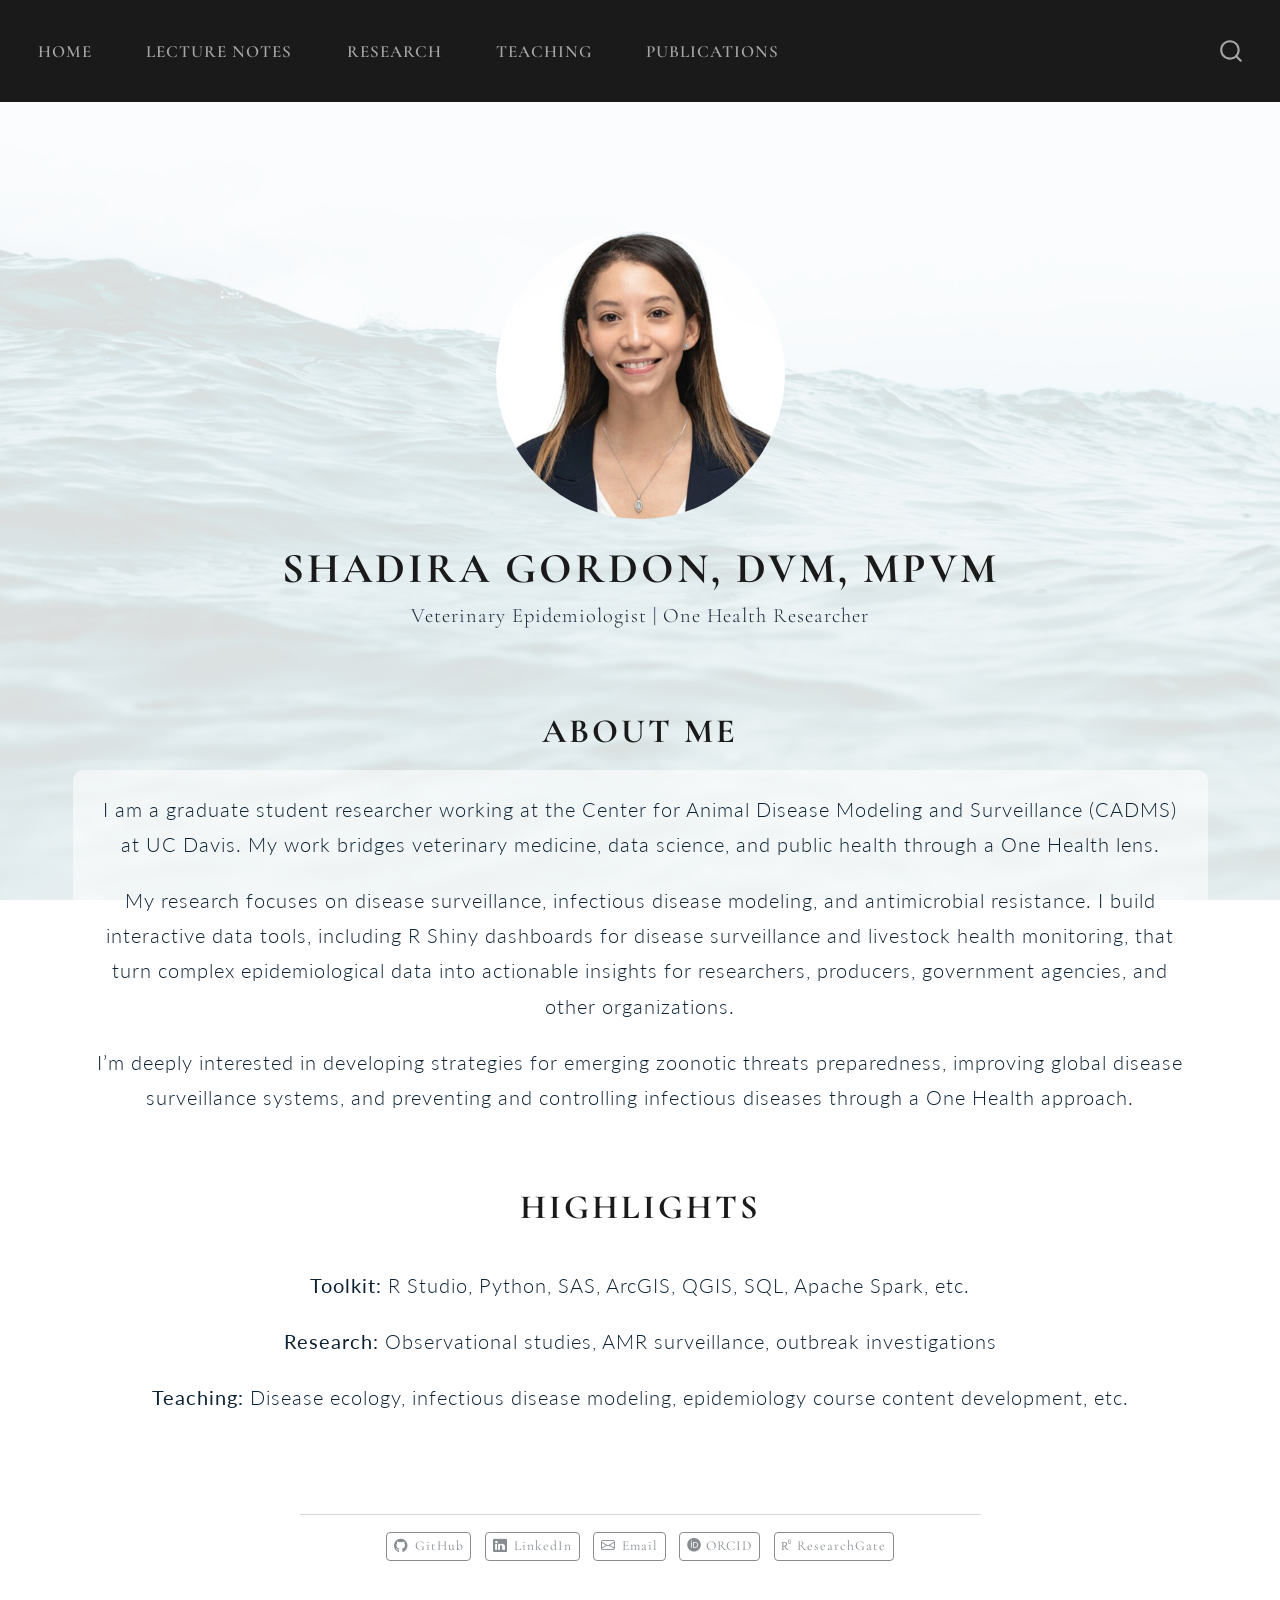
<file: docs/index.html>
<!DOCTYPE html>
<html xmlns="http://www.w3.org/1999/xhtml" lang="en" xml:lang="en"><head>

<meta charset="utf-8">
<meta name="generator" content="quarto-1.9.37">

<meta name="viewport" content="width=device-width, initial-scale=1.0, user-scalable=yes">


<title>Shadira Gordon, DVM, MPVM</title>
<style>
/* Default styles provided by pandoc.
** See https://pandoc.org/MANUAL.html#variables-for-html for config info.
*/
code{white-space: pre-wrap;}
span.smallcaps{font-variant: small-caps;}
div.columns{display: flex; gap: min(4vw, 1.5em);}
div.column{flex: auto; overflow-x: auto;}
div.hanging-indent{margin-left: 1.5em; text-indent: -1.5em;}
ul.task-list{list-style: none;}
ul.task-list li input[type="checkbox"] {
  width: 0.8em;
  margin: 0 0.8em 0.2em -1em; /* quarto-specific, see https://github.com/quarto-dev/quarto-cli/issues/4556 */ 
  vertical-align: middle;
}
</style>


<script src="site_libs/quarto-nav/quarto-nav.js"></script>
<script src="site_libs/quarto-nav/headroom.min.js"></script>
<script src="site_libs/clipboard/clipboard.min.js"></script>
<script src="site_libs/quarto-search/autocomplete.umd.js"></script>
<script src="site_libs/quarto-search/fuse.min.js"></script>
<script src="site_libs/quarto-search/quarto-search.js"></script>
<meta name="quarto:offset" content="./">
<script src="site_libs/quarto-html/quarto.js" type="module"></script>
<script src="site_libs/quarto-html/tabsets/tabsets.js" type="module"></script>
<script src="site_libs/quarto-html/popper.min.js"></script>
<script src="site_libs/quarto-html/tippy.umd.min.js"></script>
<link href="site_libs/quarto-html/tippy.css" rel="stylesheet">
<link href="site_libs/quarto-html/quarto-syntax-highlighting-7f8f88aac4f3542376d5c11b86a4c14d.css" rel="stylesheet" id="quarto-text-highlighting-styles">
<script src="site_libs/bootstrap/bootstrap.min.js"></script>
<link href="site_libs/bootstrap/bootstrap-icons.css" rel="stylesheet">
<link href="site_libs/bootstrap/bootstrap-ff6db9826b2d993648c24e5ed52e3772.min.css" rel="stylesheet" append-hash="true" id="quarto-bootstrap" data-mode="light">
<link href="site_libs/quarto-contrib/academicons-1.9.4/all.css" rel="stylesheet">
<link href="site_libs/quarto-contrib/academicons-1.9.4/size.css" rel="stylesheet">
<script id="quarto-search-options" type="application/json">{
  "location": "navbar",
  "copy-button": false,
  "collapse-after": 3,
  "panel-placement": "end",
  "type": "overlay",
  "limit": 50,
  "keyboard-shortcut": [
    "f",
    "/",
    "s"
  ],
  "show-item-context": false,
  "language": {
    "search-no-results-text": "No results",
    "search-matching-documents-text": "matching documents",
    "search-copy-link-title": "Copy link to search",
    "search-hide-matches-text": "Hide additional matches",
    "search-more-match-text": "more match in this document",
    "search-more-matches-text": "more matches in this document",
    "search-clear-button-title": "Clear",
    "search-text-placeholder": "",
    "search-detached-cancel-button-title": "Cancel",
    "search-submit-button-title": "Submit",
    "search-label": "Search"
  }
}</script>


<link rel="stylesheet" href="styles.css">
<link rel="stylesheet" href="home-style.css">
</head>

<body class="nav-fixed quarto-light">

<div id="quarto-search-results"></div>
  <header id="quarto-header" class="headroom fixed-top">
    <nav class="navbar navbar-expand-lg " data-bs-theme="dark">
      <div class="navbar-container container-fluid">
            <div id="quarto-search" class="" title="Search"></div>
          <button class="navbar-toggler" type="button" data-bs-toggle="collapse" data-bs-target="#navbarCollapse" aria-controls="navbarCollapse" role="menu" aria-expanded="false" aria-label="Toggle navigation" onclick="if (window.quartoToggleHeadroom) { window.quartoToggleHeadroom(); }">
  <span class="navbar-toggler-icon"></span>
</button>
          <div class="collapse navbar-collapse" id="navbarCollapse">
            <ul class="navbar-nav navbar-nav-scroll me-auto">
  <li class="nav-item">
    <a class="nav-link active" href="./index.html" aria-current="page"> 
<span class="menu-text">Home</span></a>
  </li>  
  <li class="nav-item">
    <a class="nav-link" href="./lecture-notes.html"> 
<span class="menu-text">Lecture Notes</span></a>
  </li>  
  <li class="nav-item">
    <a class="nav-link" href="./research.html"> 
<span class="menu-text">Research</span></a>
  </li>  
  <li class="nav-item">
    <a class="nav-link" href="./teaching.html"> 
<span class="menu-text">Teaching</span></a>
  </li>  
  <li class="nav-item">
    <a class="nav-link" href="./publications.html"> 
<span class="menu-text">Publications</span></a>
  </li>  
</ul>
          </div> <!-- /navcollapse -->
            <div class="quarto-navbar-tools">
</div>
      </div> <!-- /container-fluid -->
    </nav>
</header>
<!-- content -->
<div id="quarto-content" class="quarto-container page-columns page-rows-contents page-layout-full page-navbar">
<!-- sidebar -->
<!-- margin-sidebar -->
    
<!-- main -->
<div class="quarto-about-jolla column-page">
  <img src="profile.jpg" class="about-image
  round " style="height: 17em; width: 17em;">
 <header id="title-block-header" class="quarto-title-block default">
<div class="quarto-title">
<h1 class="title">Shadira Gordon, DVM, MPVM</h1>
<p class="subtitle lead">Veterinary Epidemiologist | One Health Researcher</p>
</div>
<div class="quarto-title-meta column-page">
  </div>
</header><main class="content column-page" id="quarto-document-content">
<section id="about-me" class="level1">
<h1><strong>About Me</strong></h1>
<div class="content-box">
<p>I am a graduate student researcher working at the Center for Animal Disease Modeling and Surveillance (CADMS) at UC Davis. My work bridges veterinary medicine, data science, and public health through a One Health lens.</p>
<p>My research focuses on disease surveillance, infectious disease modeling, and antimicrobial resistance. I build interactive data tools, including R Shiny dashboards for disease surveillance and livestock health monitoring, that turn complex epidemiological data into actionable insights for researchers, producers, government agencies, and other organizations.</p>
<p>I’m deeply interested in developing strategies for emerging zoonotic threats preparedness, improving global disease surveillance systems, and preventing and controlling infectious diseases through a One Health approach.</p>
</div>
</section>
<section id="highlights" class="level1">
<h1><strong>Highlights</strong></h1>
<div class="content-box">
<p><strong>Toolkit:</strong> R Studio, Python, SAS, ArcGIS, QGIS, SQL, Apache Spark, etc.</p>
<p><strong>Research:</strong> Observational studies, AMR surveillance, outbreak investigations</p>
<p><strong>Teaching:</strong> Disease ecology, infectious disease modeling, epidemiology course content development, etc.</p>
</div>


</section>
</main> 
  <hr class="about-sep">
   <div class="about-links">
  <a href="https://github.com/s-dgordon" class="about-link" rel="" target="">
    <i class="bi bi-github"></i>
     <span class="about-link-text">GitHub</span>
  </a>
  <a href="/www.linkedin.com/in/shadira-gordon-4628aa141" class="about-link" rel="" target="">
    <i class="bi bi-linkedin"></i>
     <span class="about-link-text">LinkedIn</span>
  </a>
  <a href="mailto:dsgordon@ucdavis.edu" class="about-link" rel="" target="">
    <i class="bi bi-envelope"></i>
     <span class="about-link-text">Email</span>
  </a>
  <a href="https://orcid.org/0000-0002-8244-5868" class="about-link" rel="" target="">
     <span class="about-link-text"><i class="ai  ai-orcid" aria-label="orcid"></i> ORCID</span>
  </a>
  <a href="https://www.researchgate.net/profile/Shadira-Gordon" class="about-link" rel="" target="">
     <span class="about-link-text"><i class="ai  ai-researchgate" aria-label="researchgate"></i> ResearchGate</span>
  </a>
</div>
</div>
 <!-- /main -->
<script id="quarto-html-after-body" type="application/javascript">
  window.document.addEventListener("DOMContentLoaded", function (event) {
    const isCodeAnnotation = (el) => {
      for (const clz of el.classList) {
        if (clz.startsWith('code-annotation-')) {                     
          return true;
        }
      }
      return false;
    }
    const onCopySuccess = function(e) {
      // button target
      const button = e.trigger;
      // don't keep focus
      button.blur();
      // flash "checked"
      button.classList.add('code-copy-button-checked');
      var currentTitle = button.getAttribute("title");
      button.setAttribute("title", "Copied!");
      let tooltip;
      if (window.bootstrap) {
        button.setAttribute("data-bs-toggle", "tooltip");
        button.setAttribute("data-bs-placement", "left");
        button.setAttribute("data-bs-title", "Copied!");
        tooltip = new bootstrap.Tooltip(button, 
          { trigger: "manual", 
            customClass: "code-copy-button-tooltip",
            offset: [0, -8]});
        tooltip.show();    
      }
      setTimeout(function() {
        if (tooltip) {
          tooltip.hide();
          button.removeAttribute("data-bs-title");
          button.removeAttribute("data-bs-toggle");
          button.removeAttribute("data-bs-placement");
        }
        button.setAttribute("title", currentTitle);
        button.classList.remove('code-copy-button-checked');
      }, 1000);
      // clear code selection
      e.clearSelection();
    }
    const getTextToCopy = function(trigger) {
      const outerScaffold = trigger.parentElement.cloneNode(true);
      const codeEl = outerScaffold.querySelector('code');
      for (const childEl of codeEl.children) {
        if (isCodeAnnotation(childEl)) {
          childEl.remove();
        }
      }
      return codeEl.innerText;
    }
    const clipboard = new window.ClipboardJS('.code-copy-button:not([data-in-quarto-modal])', {
      text: getTextToCopy
    });
    clipboard.on('success', onCopySuccess);
    if (window.document.getElementById('quarto-embedded-source-code-modal')) {
      const clipboardModal = new window.ClipboardJS('.code-copy-button[data-in-quarto-modal]', {
        text: getTextToCopy,
        container: window.document.getElementById('quarto-embedded-source-code-modal')
      });
      clipboardModal.on('success', onCopySuccess);
    }
      var localhostRegex = new RegExp(/^(?:http|https):\/\/localhost\:?[0-9]*\//);
      var mailtoRegex = new RegExp(/^mailto:/);
        var filterRegex = new RegExp('/' + window.location.host + '/');
      var isInternal = (href) => {
          return filterRegex.test(href) || localhostRegex.test(href) || mailtoRegex.test(href);
      }
      // Inspect non-navigation links and adorn them if external
     var links = window.document.querySelectorAll('a[href]:not(.nav-link):not(.navbar-brand):not(.toc-action):not(.sidebar-link):not(.sidebar-item-toggle):not(.pagination-link):not(.no-external):not([aria-hidden]):not(.dropdown-item):not(.quarto-navigation-tool):not(.about-link)');
      for (var i=0; i<links.length; i++) {
        const link = links[i];
        if (!isInternal(link.href)) {
          // undo the damage that might have been done by quarto-nav.js in the case of
          // links that we want to consider external
          if (link.dataset.originalHref !== undefined) {
            link.href = link.dataset.originalHref;
          }
        }
      }
    function tippyHover(el, contentFn, onTriggerFn, onUntriggerFn) {
      const config = {
        allowHTML: true,
        maxWidth: 500,
        delay: 100,
        arrow: false,
        appendTo: function(el) {
            return el.parentElement;
        },
        interactive: true,
        interactiveBorder: 10,
        theme: 'quarto',
        placement: 'bottom-start',
      };
      if (contentFn) {
        config.content = contentFn;
      }
      if (onTriggerFn) {
        config.onTrigger = onTriggerFn;
      }
      if (onUntriggerFn) {
        config.onUntrigger = onUntriggerFn;
      }
      window.tippy(el, config); 
    }
    const noterefs = window.document.querySelectorAll('a[role="doc-noteref"]');
    for (var i=0; i<noterefs.length; i++) {
      const ref = noterefs[i];
      tippyHover(ref, function() {
        // use id or data attribute instead here
        let href = ref.getAttribute('data-footnote-href') || ref.getAttribute('href');
        try { href = new URL(href).hash; } catch {}
        const id = href.replace(/^#\/?/, "");
        const note = window.document.getElementById(id);
        if (note) {
          return note.innerHTML;
        } else {
          return "";
        }
      });
    }
    const xrefs = window.document.querySelectorAll('a.quarto-xref');
    const processXRef = (id, note) => {
      // Strip column container classes
      const stripColumnClz = (el) => {
        el.classList.remove("page-full", "page-columns");
        if (el.children) {
          for (const child of el.children) {
            stripColumnClz(child);
          }
        }
      }
      stripColumnClz(note)
      if (id === null || id.startsWith('sec-')) {
        // Special case sections, only their first couple elements
        const container = document.createElement("div");
        if (note.children && note.children.length > 2) {
          container.appendChild(note.children[0].cloneNode(true));
          for (let i = 1; i < note.children.length; i++) {
            const child = note.children[i];
            if (child.tagName === "P" && child.innerText === "") {
              continue;
            } else {
              container.appendChild(child.cloneNode(true));
              break;
            }
          }
          if (window.Quarto?.typesetMath) {
            window.Quarto.typesetMath(container);
          }
          return container.innerHTML
        } else {
          if (window.Quarto?.typesetMath) {
            window.Quarto.typesetMath(note);
          }
          return note.innerHTML;
        }
      } else {
        // Remove any anchor links if they are present
        const anchorLink = note.querySelector('a.anchorjs-link');
        if (anchorLink) {
          anchorLink.remove();
        }
        if (window.Quarto?.typesetMath) {
          window.Quarto.typesetMath(note);
        }
        if (note.classList.contains("callout")) {
          return note.outerHTML;
        } else {
          return note.innerHTML;
        }
      }
    }
    for (var i=0; i<xrefs.length; i++) {
      const xref = xrefs[i];
      tippyHover(xref, undefined, function(instance) {
        instance.disable();
        let url = xref.getAttribute('href');
        let hash = undefined; 
        if (url.startsWith('#')) {
          hash = url;
        } else {
          try { hash = new URL(url).hash; } catch {}
        }
        if (hash) {
          const id = hash.replace(/^#\/?/, "");
          const note = window.document.getElementById(id);
          if (note !== null) {
            try {
              const html = processXRef(id, note.cloneNode(true));
              instance.setContent(html);
            } finally {
              instance.enable();
              instance.show();
            }
          } else {
            // See if we can fetch this
            fetch(url.split('#')[0])
            .then(res => res.text())
            .then(html => {
              const parser = new DOMParser();
              const htmlDoc = parser.parseFromString(html, "text/html");
              const note = htmlDoc.getElementById(id);
              if (note !== null) {
                const html = processXRef(id, note);
                instance.setContent(html);
              } 
            }).finally(() => {
              instance.enable();
              instance.show();
            });
          }
        } else {
          // See if we can fetch a full url (with no hash to target)
          // This is a special case and we should probably do some content thinning / targeting
          fetch(url)
          .then(res => res.text())
          .then(html => {
            const parser = new DOMParser();
            const htmlDoc = parser.parseFromString(html, "text/html");
            const note = htmlDoc.querySelector('main.content');
            if (note !== null) {
              // This should only happen for chapter cross references
              // (since there is no id in the URL)
              // remove the first header
              if (note.children.length > 0 && note.children[0].tagName === "HEADER") {
                note.children[0].remove();
              }
              const html = processXRef(null, note);
              instance.setContent(html);
            } 
          }).finally(() => {
            instance.enable();
            instance.show();
          });
        }
      }, function(instance) {
      });
    }
        let selectedAnnoteEl;
        const selectorForAnnotation = ( cell, annotation) => {
          let cellAttr = 'data-code-cell="' + cell + '"';
          let lineAttr = 'data-code-annotation="' +  annotation + '"';
          const selector = 'span[' + cellAttr + '][' + lineAttr + ']';
          return selector;
        }
        const selectCodeLines = (annoteEl) => {
          const doc = window.document;
          const targetCell = annoteEl.getAttribute("data-target-cell");
          const targetAnnotation = annoteEl.getAttribute("data-target-annotation");
          const annoteSpan = window.document.querySelector(selectorForAnnotation(targetCell, targetAnnotation));
          const lines = annoteSpan.getAttribute("data-code-lines").split(",");
          const lineIds = lines.map((line) => {
            return targetCell + "-" + line;
          })
          let top = null;
          let height = null;
          let parent = null;
          if (lineIds.length > 0) {
              //compute the position of the single el (top and bottom and make a div)
              const el = window.document.getElementById(lineIds[0]);
              top = el.offsetTop;
              height = el.offsetHeight;
              parent = el.parentElement.parentElement;
            if (lineIds.length > 1) {
              const lastEl = window.document.getElementById(lineIds[lineIds.length - 1]);
              const bottom = lastEl.offsetTop + lastEl.offsetHeight;
              height = bottom - top;
            }
            if (top !== null && height !== null && parent !== null) {
              // cook up a div (if necessary) and position it 
              let div = window.document.getElementById("code-annotation-line-highlight");
              if (div === null) {
                div = window.document.createElement("div");
                div.setAttribute("id", "code-annotation-line-highlight");
                div.style.position = 'absolute';
                parent.appendChild(div);
              }
              div.style.top = top - 2 + "px";
              div.style.height = height + 4 + "px";
              div.style.left = 0;
              let gutterDiv = window.document.getElementById("code-annotation-line-highlight-gutter");
              if (gutterDiv === null) {
                gutterDiv = window.document.createElement("div");
                gutterDiv.setAttribute("id", "code-annotation-line-highlight-gutter");
                gutterDiv.style.position = 'absolute';
                const codeCell = window.document.getElementById(targetCell);
                const gutter = codeCell.querySelector('.code-annotation-gutter');
                gutter.appendChild(gutterDiv);
              }
              gutterDiv.style.top = top - 2 + "px";
              gutterDiv.style.height = height + 4 + "px";
            }
            selectedAnnoteEl = annoteEl;
          }
        };
        const unselectCodeLines = () => {
          const elementsIds = ["code-annotation-line-highlight", "code-annotation-line-highlight-gutter"];
          elementsIds.forEach((elId) => {
            const div = window.document.getElementById(elId);
            if (div) {
              div.remove();
            }
          });
          selectedAnnoteEl = undefined;
        };
          // Handle positioning of the toggle
      window.addEventListener(
        "resize",
        throttle(() => {
          elRect = undefined;
          if (selectedAnnoteEl) {
            selectCodeLines(selectedAnnoteEl);
          }
        }, 10)
      );
      function throttle(fn, ms) {
      let throttle = false;
      let timer;
        return (...args) => {
          if(!throttle) { // first call gets through
              fn.apply(this, args);
              throttle = true;
          } else { // all the others get throttled
              if(timer) clearTimeout(timer); // cancel #2
              timer = setTimeout(() => {
                fn.apply(this, args);
                timer = throttle = false;
              }, ms);
          }
        };
      }
        // Attach click handler to the DT
        const annoteDls = window.document.querySelectorAll('dt[data-target-cell]');
        for (const annoteDlNode of annoteDls) {
          annoteDlNode.addEventListener('click', (event) => {
            const clickedEl = event.target;
            if (clickedEl !== selectedAnnoteEl) {
              unselectCodeLines();
              const activeEl = window.document.querySelector('dt[data-target-cell].code-annotation-active');
              if (activeEl) {
                activeEl.classList.remove('code-annotation-active');
              }
              selectCodeLines(clickedEl);
              clickedEl.classList.add('code-annotation-active');
            } else {
              // Unselect the line
              unselectCodeLines();
              clickedEl.classList.remove('code-annotation-active');
            }
          });
        }
    const findCites = (el) => {
      const parentEl = el.parentElement;
      if (parentEl) {
        const cites = parentEl.dataset.cites;
        if (cites) {
          return {
            el,
            cites: cites.split(' ')
          };
        } else {
          return findCites(el.parentElement)
        }
      } else {
        return undefined;
      }
    };
    var bibliorefs = window.document.querySelectorAll('a[role="doc-biblioref"]');
    for (var i=0; i<bibliorefs.length; i++) {
      const ref = bibliorefs[i];
      const citeInfo = findCites(ref);
      if (citeInfo) {
        tippyHover(citeInfo.el, function() {
          var popup = window.document.createElement('div');
          citeInfo.cites.forEach(function(cite) {
            var citeDiv = window.document.createElement('div');
            citeDiv.classList.add('hanging-indent');
            citeDiv.classList.add('csl-entry');
            var biblioDiv = window.document.getElementById('ref-' + cite);
            if (biblioDiv) {
              citeDiv.innerHTML = biblioDiv.innerHTML;
            }
            popup.appendChild(citeDiv);
          });
          return popup.innerHTML;
        });
      }
    }
  });
  </script>
</div> <!-- /content -->




</body></html>
</file>
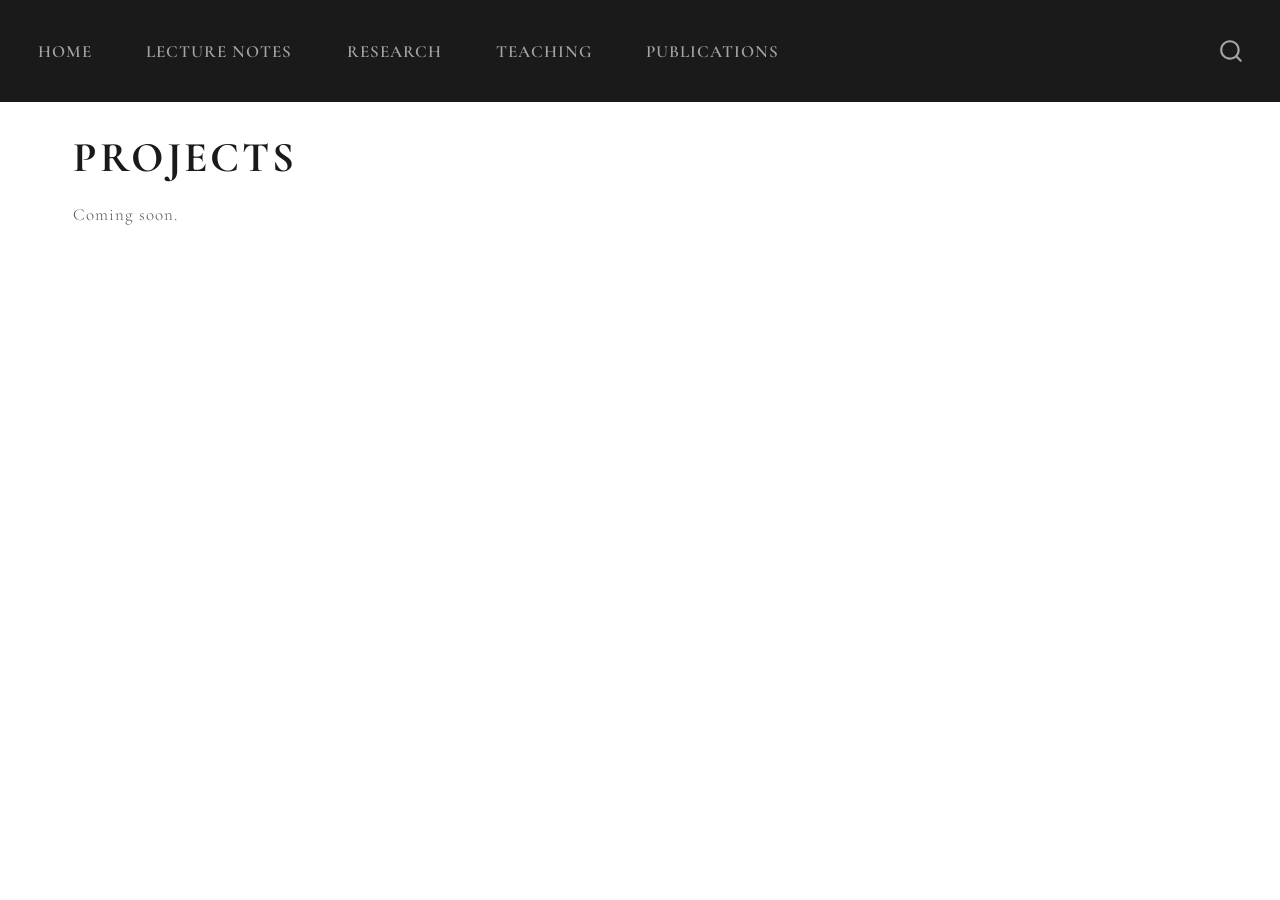
<file: docs/projects.html>
<!DOCTYPE html>
<html xmlns="http://www.w3.org/1999/xhtml" lang="en" xml:lang="en"><head>

<meta charset="utf-8">
<meta name="generator" content="quarto-1.9.37">

<meta name="viewport" content="width=device-width, initial-scale=1.0, user-scalable=yes">


<title>Projects</title>
<style>
/* Default styles provided by pandoc.
** See https://pandoc.org/MANUAL.html#variables-for-html for config info.
*/
code{white-space: pre-wrap;}
span.smallcaps{font-variant: small-caps;}
div.columns{display: flex; gap: min(4vw, 1.5em);}
div.column{flex: auto; overflow-x: auto;}
div.hanging-indent{margin-left: 1.5em; text-indent: -1.5em;}
ul.task-list{list-style: none;}
ul.task-list li input[type="checkbox"] {
  width: 0.8em;
  margin: 0 0.8em 0.2em -1em; /* quarto-specific, see https://github.com/quarto-dev/quarto-cli/issues/4556 */ 
  vertical-align: middle;
}
</style>


<script src="site_libs/quarto-nav/quarto-nav.js"></script>
<script src="site_libs/quarto-nav/headroom.min.js"></script>
<script src="site_libs/clipboard/clipboard.min.js"></script>
<script src="site_libs/quarto-search/autocomplete.umd.js"></script>
<script src="site_libs/quarto-search/fuse.min.js"></script>
<script src="site_libs/quarto-search/quarto-search.js"></script>
<meta name="quarto:offset" content="./">
<script src="site_libs/quarto-html/quarto.js" type="module"></script>
<script src="site_libs/quarto-html/tabsets/tabsets.js" type="module"></script>
<script src="site_libs/quarto-html/popper.min.js"></script>
<script src="site_libs/quarto-html/tippy.umd.min.js"></script>
<script src="site_libs/quarto-html/anchor.min.js"></script>
<link href="site_libs/quarto-html/tippy.css" rel="stylesheet">
<link href="site_libs/quarto-html/quarto-syntax-highlighting-7f8f88aac4f3542376d5c11b86a4c14d.css" rel="stylesheet" id="quarto-text-highlighting-styles">
<script src="site_libs/bootstrap/bootstrap.min.js"></script>
<link href="site_libs/bootstrap/bootstrap-icons.css" rel="stylesheet">
<link href="site_libs/bootstrap/bootstrap-ff6db9826b2d993648c24e5ed52e3772.min.css" rel="stylesheet" append-hash="true" id="quarto-bootstrap" data-mode="light">
<script id="quarto-search-options" type="application/json">{
  "location": "navbar",
  "copy-button": false,
  "collapse-after": 3,
  "panel-placement": "end",
  "type": "overlay",
  "limit": 50,
  "keyboard-shortcut": [
    "f",
    "/",
    "s"
  ],
  "show-item-context": false,
  "language": {
    "search-no-results-text": "No results",
    "search-matching-documents-text": "matching documents",
    "search-copy-link-title": "Copy link to search",
    "search-hide-matches-text": "Hide additional matches",
    "search-more-match-text": "more match in this document",
    "search-more-matches-text": "more matches in this document",
    "search-clear-button-title": "Clear",
    "search-text-placeholder": "",
    "search-detached-cancel-button-title": "Cancel",
    "search-submit-button-title": "Submit",
    "search-label": "Search"
  }
}</script>


<link rel="stylesheet" href="styles.css">
</head>

<body class="nav-fixed quarto-light">

<div id="quarto-search-results"></div>
  <header id="quarto-header" class="headroom fixed-top">
    <nav class="navbar navbar-expand-lg " data-bs-theme="dark">
      <div class="navbar-container container-fluid">
            <div id="quarto-search" class="" title="Search"></div>
          <button class="navbar-toggler" type="button" data-bs-toggle="collapse" data-bs-target="#navbarCollapse" aria-controls="navbarCollapse" role="menu" aria-expanded="false" aria-label="Toggle navigation" onclick="if (window.quartoToggleHeadroom) { window.quartoToggleHeadroom(); }">
  <span class="navbar-toggler-icon"></span>
</button>
          <div class="collapse navbar-collapse" id="navbarCollapse">
            <ul class="navbar-nav navbar-nav-scroll me-auto">
  <li class="nav-item">
    <a class="nav-link" href="./index.html"> 
<span class="menu-text">Home</span></a>
  </li>  
  <li class="nav-item">
    <a class="nav-link" href="./lecture-notes.html"> 
<span class="menu-text">Lecture Notes</span></a>
  </li>  
  <li class="nav-item">
    <a class="nav-link" href="./research.html"> 
<span class="menu-text">Research</span></a>
  </li>  
  <li class="nav-item">
    <a class="nav-link" href="./teaching.html"> 
<span class="menu-text">Teaching</span></a>
  </li>  
  <li class="nav-item">
    <a class="nav-link" href="./publications.html"> 
<span class="menu-text">Publications</span></a>
  </li>  
</ul>
          </div> <!-- /navcollapse -->
            <div class="quarto-navbar-tools">
</div>
      </div> <!-- /container-fluid -->
    </nav>
</header>
<!-- content -->
<div id="quarto-content" class="quarto-container page-columns page-rows-contents page-layout-full page-navbar">
<!-- sidebar -->
<!-- margin-sidebar -->
    
<!-- main -->
<main class="content column-page" id="quarto-document-content">

<header id="title-block-header" class="quarto-title-block default">
<div class="quarto-title">
<h1 class="title">Projects</h1>
</div>



<div class="quarto-title-meta column-page">

    
  
    
  </div>
  


</header>


<p>Coming soon.</p>



</main> <!-- /main -->
<script id="quarto-html-after-body" type="application/javascript">
  window.document.addEventListener("DOMContentLoaded", function (event) {
    const icon = "";
    const anchorJS = new window.AnchorJS();
    anchorJS.options = {
      placement: 'right',
      icon: icon
    };
    anchorJS.add('.anchored');
    const isCodeAnnotation = (el) => {
      for (const clz of el.classList) {
        if (clz.startsWith('code-annotation-')) {                     
          return true;
        }
      }
      return false;
    }
    const onCopySuccess = function(e) {
      // button target
      const button = e.trigger;
      // don't keep focus
      button.blur();
      // flash "checked"
      button.classList.add('code-copy-button-checked');
      var currentTitle = button.getAttribute("title");
      button.setAttribute("title", "Copied!");
      let tooltip;
      if (window.bootstrap) {
        button.setAttribute("data-bs-toggle", "tooltip");
        button.setAttribute("data-bs-placement", "left");
        button.setAttribute("data-bs-title", "Copied!");
        tooltip = new bootstrap.Tooltip(button, 
          { trigger: "manual", 
            customClass: "code-copy-button-tooltip",
            offset: [0, -8]});
        tooltip.show();    
      }
      setTimeout(function() {
        if (tooltip) {
          tooltip.hide();
          button.removeAttribute("data-bs-title");
          button.removeAttribute("data-bs-toggle");
          button.removeAttribute("data-bs-placement");
        }
        button.setAttribute("title", currentTitle);
        button.classList.remove('code-copy-button-checked');
      }, 1000);
      // clear code selection
      e.clearSelection();
    }
    const getTextToCopy = function(trigger) {
      const outerScaffold = trigger.parentElement.cloneNode(true);
      const codeEl = outerScaffold.querySelector('code');
      for (const childEl of codeEl.children) {
        if (isCodeAnnotation(childEl)) {
          childEl.remove();
        }
      }
      return codeEl.innerText;
    }
    const clipboard = new window.ClipboardJS('.code-copy-button:not([data-in-quarto-modal])', {
      text: getTextToCopy
    });
    clipboard.on('success', onCopySuccess);
    if (window.document.getElementById('quarto-embedded-source-code-modal')) {
      const clipboardModal = new window.ClipboardJS('.code-copy-button[data-in-quarto-modal]', {
        text: getTextToCopy,
        container: window.document.getElementById('quarto-embedded-source-code-modal')
      });
      clipboardModal.on('success', onCopySuccess);
    }
      var localhostRegex = new RegExp(/^(?:http|https):\/\/localhost\:?[0-9]*\//);
      var mailtoRegex = new RegExp(/^mailto:/);
        var filterRegex = new RegExp('/' + window.location.host + '/');
      var isInternal = (href) => {
          return filterRegex.test(href) || localhostRegex.test(href) || mailtoRegex.test(href);
      }
      // Inspect non-navigation links and adorn them if external
     var links = window.document.querySelectorAll('a[href]:not(.nav-link):not(.navbar-brand):not(.toc-action):not(.sidebar-link):not(.sidebar-item-toggle):not(.pagination-link):not(.no-external):not([aria-hidden]):not(.dropdown-item):not(.quarto-navigation-tool):not(.about-link)');
      for (var i=0; i<links.length; i++) {
        const link = links[i];
        if (!isInternal(link.href)) {
          // undo the damage that might have been done by quarto-nav.js in the case of
          // links that we want to consider external
          if (link.dataset.originalHref !== undefined) {
            link.href = link.dataset.originalHref;
          }
        }
      }
    function tippyHover(el, contentFn, onTriggerFn, onUntriggerFn) {
      const config = {
        allowHTML: true,
        maxWidth: 500,
        delay: 100,
        arrow: false,
        appendTo: function(el) {
            return el.parentElement;
        },
        interactive: true,
        interactiveBorder: 10,
        theme: 'quarto',
        placement: 'bottom-start',
      };
      if (contentFn) {
        config.content = contentFn;
      }
      if (onTriggerFn) {
        config.onTrigger = onTriggerFn;
      }
      if (onUntriggerFn) {
        config.onUntrigger = onUntriggerFn;
      }
      window.tippy(el, config); 
    }
    const noterefs = window.document.querySelectorAll('a[role="doc-noteref"]');
    for (var i=0; i<noterefs.length; i++) {
      const ref = noterefs[i];
      tippyHover(ref, function() {
        // use id or data attribute instead here
        let href = ref.getAttribute('data-footnote-href') || ref.getAttribute('href');
        try { href = new URL(href).hash; } catch {}
        const id = href.replace(/^#\/?/, "");
        const note = window.document.getElementById(id);
        if (note) {
          return note.innerHTML;
        } else {
          return "";
        }
      });
    }
    const xrefs = window.document.querySelectorAll('a.quarto-xref');
    const processXRef = (id, note) => {
      // Strip column container classes
      const stripColumnClz = (el) => {
        el.classList.remove("page-full", "page-columns");
        if (el.children) {
          for (const child of el.children) {
            stripColumnClz(child);
          }
        }
      }
      stripColumnClz(note)
      if (id === null || id.startsWith('sec-')) {
        // Special case sections, only their first couple elements
        const container = document.createElement("div");
        if (note.children && note.children.length > 2) {
          container.appendChild(note.children[0].cloneNode(true));
          for (let i = 1; i < note.children.length; i++) {
            const child = note.children[i];
            if (child.tagName === "P" && child.innerText === "") {
              continue;
            } else {
              container.appendChild(child.cloneNode(true));
              break;
            }
          }
          if (window.Quarto?.typesetMath) {
            window.Quarto.typesetMath(container);
          }
          return container.innerHTML
        } else {
          if (window.Quarto?.typesetMath) {
            window.Quarto.typesetMath(note);
          }
          return note.innerHTML;
        }
      } else {
        // Remove any anchor links if they are present
        const anchorLink = note.querySelector('a.anchorjs-link');
        if (anchorLink) {
          anchorLink.remove();
        }
        if (window.Quarto?.typesetMath) {
          window.Quarto.typesetMath(note);
        }
        if (note.classList.contains("callout")) {
          return note.outerHTML;
        } else {
          return note.innerHTML;
        }
      }
    }
    for (var i=0; i<xrefs.length; i++) {
      const xref = xrefs[i];
      tippyHover(xref, undefined, function(instance) {
        instance.disable();
        let url = xref.getAttribute('href');
        let hash = undefined; 
        if (url.startsWith('#')) {
          hash = url;
        } else {
          try { hash = new URL(url).hash; } catch {}
        }
        if (hash) {
          const id = hash.replace(/^#\/?/, "");
          const note = window.document.getElementById(id);
          if (note !== null) {
            try {
              const html = processXRef(id, note.cloneNode(true));
              instance.setContent(html);
            } finally {
              instance.enable();
              instance.show();
            }
          } else {
            // See if we can fetch this
            fetch(url.split('#')[0])
            .then(res => res.text())
            .then(html => {
              const parser = new DOMParser();
              const htmlDoc = parser.parseFromString(html, "text/html");
              const note = htmlDoc.getElementById(id);
              if (note !== null) {
                const html = processXRef(id, note);
                instance.setContent(html);
              } 
            }).finally(() => {
              instance.enable();
              instance.show();
            });
          }
        } else {
          // See if we can fetch a full url (with no hash to target)
          // This is a special case and we should probably do some content thinning / targeting
          fetch(url)
          .then(res => res.text())
          .then(html => {
            const parser = new DOMParser();
            const htmlDoc = parser.parseFromString(html, "text/html");
            const note = htmlDoc.querySelector('main.content');
            if (note !== null) {
              // This should only happen for chapter cross references
              // (since there is no id in the URL)
              // remove the first header
              if (note.children.length > 0 && note.children[0].tagName === "HEADER") {
                note.children[0].remove();
              }
              const html = processXRef(null, note);
              instance.setContent(html);
            } 
          }).finally(() => {
            instance.enable();
            instance.show();
          });
        }
      }, function(instance) {
      });
    }
        let selectedAnnoteEl;
        const selectorForAnnotation = ( cell, annotation) => {
          let cellAttr = 'data-code-cell="' + cell + '"';
          let lineAttr = 'data-code-annotation="' +  annotation + '"';
          const selector = 'span[' + cellAttr + '][' + lineAttr + ']';
          return selector;
        }
        const selectCodeLines = (annoteEl) => {
          const doc = window.document;
          const targetCell = annoteEl.getAttribute("data-target-cell");
          const targetAnnotation = annoteEl.getAttribute("data-target-annotation");
          const annoteSpan = window.document.querySelector(selectorForAnnotation(targetCell, targetAnnotation));
          const lines = annoteSpan.getAttribute("data-code-lines").split(",");
          const lineIds = lines.map((line) => {
            return targetCell + "-" + line;
          })
          let top = null;
          let height = null;
          let parent = null;
          if (lineIds.length > 0) {
              //compute the position of the single el (top and bottom and make a div)
              const el = window.document.getElementById(lineIds[0]);
              top = el.offsetTop;
              height = el.offsetHeight;
              parent = el.parentElement.parentElement;
            if (lineIds.length > 1) {
              const lastEl = window.document.getElementById(lineIds[lineIds.length - 1]);
              const bottom = lastEl.offsetTop + lastEl.offsetHeight;
              height = bottom - top;
            }
            if (top !== null && height !== null && parent !== null) {
              // cook up a div (if necessary) and position it 
              let div = window.document.getElementById("code-annotation-line-highlight");
              if (div === null) {
                div = window.document.createElement("div");
                div.setAttribute("id", "code-annotation-line-highlight");
                div.style.position = 'absolute';
                parent.appendChild(div);
              }
              div.style.top = top - 2 + "px";
              div.style.height = height + 4 + "px";
              div.style.left = 0;
              let gutterDiv = window.document.getElementById("code-annotation-line-highlight-gutter");
              if (gutterDiv === null) {
                gutterDiv = window.document.createElement("div");
                gutterDiv.setAttribute("id", "code-annotation-line-highlight-gutter");
                gutterDiv.style.position = 'absolute';
                const codeCell = window.document.getElementById(targetCell);
                const gutter = codeCell.querySelector('.code-annotation-gutter');
                gutter.appendChild(gutterDiv);
              }
              gutterDiv.style.top = top - 2 + "px";
              gutterDiv.style.height = height + 4 + "px";
            }
            selectedAnnoteEl = annoteEl;
          }
        };
        const unselectCodeLines = () => {
          const elementsIds = ["code-annotation-line-highlight", "code-annotation-line-highlight-gutter"];
          elementsIds.forEach((elId) => {
            const div = window.document.getElementById(elId);
            if (div) {
              div.remove();
            }
          });
          selectedAnnoteEl = undefined;
        };
          // Handle positioning of the toggle
      window.addEventListener(
        "resize",
        throttle(() => {
          elRect = undefined;
          if (selectedAnnoteEl) {
            selectCodeLines(selectedAnnoteEl);
          }
        }, 10)
      );
      function throttle(fn, ms) {
      let throttle = false;
      let timer;
        return (...args) => {
          if(!throttle) { // first call gets through
              fn.apply(this, args);
              throttle = true;
          } else { // all the others get throttled
              if(timer) clearTimeout(timer); // cancel #2
              timer = setTimeout(() => {
                fn.apply(this, args);
                timer = throttle = false;
              }, ms);
          }
        };
      }
        // Attach click handler to the DT
        const annoteDls = window.document.querySelectorAll('dt[data-target-cell]');
        for (const annoteDlNode of annoteDls) {
          annoteDlNode.addEventListener('click', (event) => {
            const clickedEl = event.target;
            if (clickedEl !== selectedAnnoteEl) {
              unselectCodeLines();
              const activeEl = window.document.querySelector('dt[data-target-cell].code-annotation-active');
              if (activeEl) {
                activeEl.classList.remove('code-annotation-active');
              }
              selectCodeLines(clickedEl);
              clickedEl.classList.add('code-annotation-active');
            } else {
              // Unselect the line
              unselectCodeLines();
              clickedEl.classList.remove('code-annotation-active');
            }
          });
        }
    const findCites = (el) => {
      const parentEl = el.parentElement;
      if (parentEl) {
        const cites = parentEl.dataset.cites;
        if (cites) {
          return {
            el,
            cites: cites.split(' ')
          };
        } else {
          return findCites(el.parentElement)
        }
      } else {
        return undefined;
      }
    };
    var bibliorefs = window.document.querySelectorAll('a[role="doc-biblioref"]');
    for (var i=0; i<bibliorefs.length; i++) {
      const ref = bibliorefs[i];
      const citeInfo = findCites(ref);
      if (citeInfo) {
        tippyHover(citeInfo.el, function() {
          var popup = window.document.createElement('div');
          citeInfo.cites.forEach(function(cite) {
            var citeDiv = window.document.createElement('div');
            citeDiv.classList.add('hanging-indent');
            citeDiv.classList.add('csl-entry');
            var biblioDiv = window.document.getElementById('ref-' + cite);
            if (biblioDiv) {
              citeDiv.innerHTML = biblioDiv.innerHTML;
            }
            popup.appendChild(citeDiv);
          });
          return popup.innerHTML;
        });
      }
    }
  });
  </script>
</div> <!-- /content -->




</body></html>
</file>
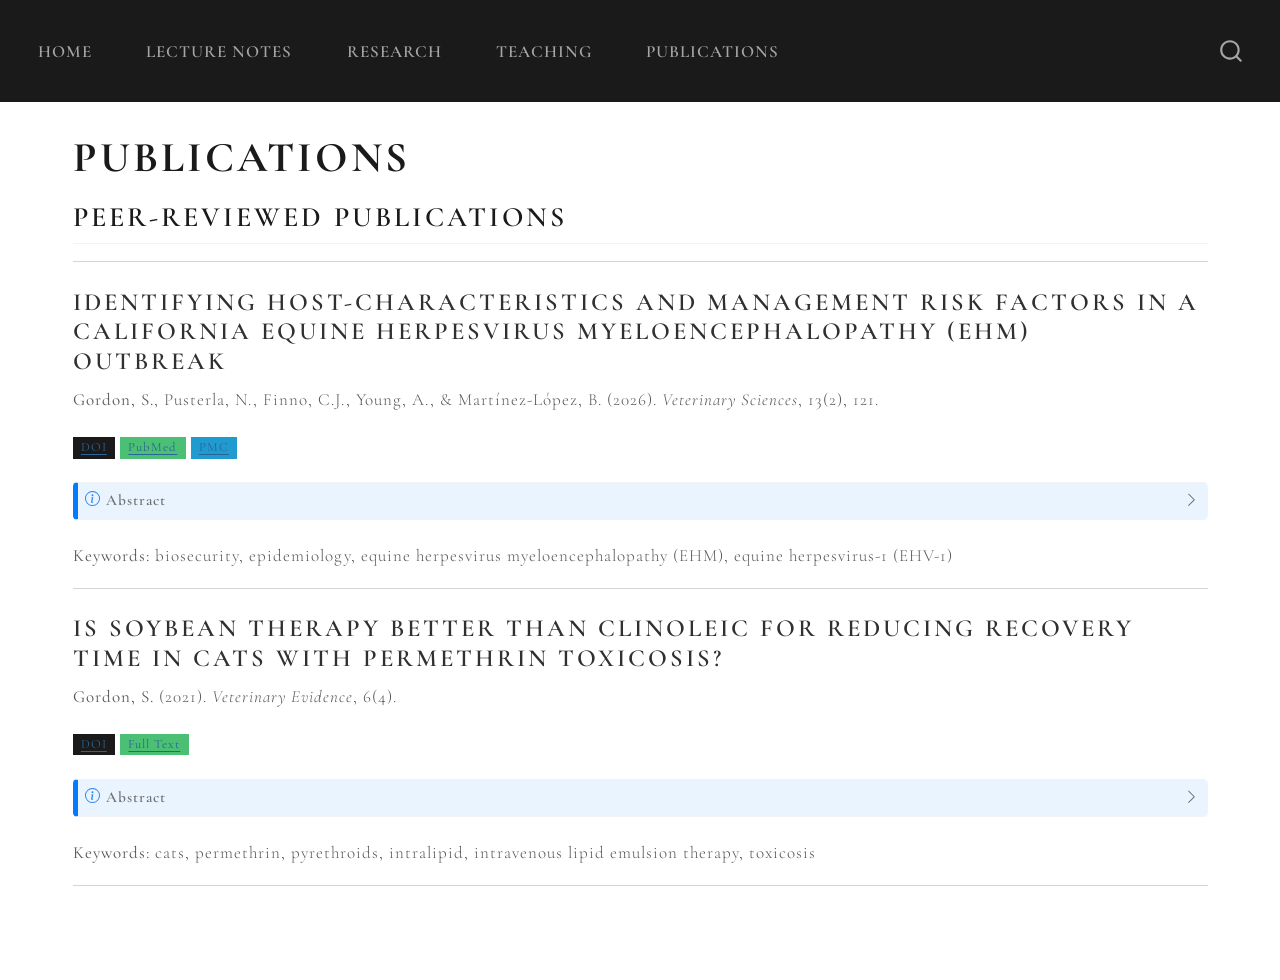
<file: docs/publications.html>
<!DOCTYPE html>
<html xmlns="http://www.w3.org/1999/xhtml" lang="en" xml:lang="en"><head>

<meta charset="utf-8">
<meta name="generator" content="quarto-1.9.37">

<meta name="viewport" content="width=device-width, initial-scale=1.0, user-scalable=yes">


<title>Publications</title>
<style>
/* Default styles provided by pandoc.
** See https://pandoc.org/MANUAL.html#variables-for-html for config info.
*/
code{white-space: pre-wrap;}
span.smallcaps{font-variant: small-caps;}
div.columns{display: flex; gap: min(4vw, 1.5em);}
div.column{flex: auto; overflow-x: auto;}
div.hanging-indent{margin-left: 1.5em; text-indent: -1.5em;}
ul.task-list{list-style: none;}
ul.task-list li input[type="checkbox"] {
  width: 0.8em;
  margin: 0 0.8em 0.2em -1em; /* quarto-specific, see https://github.com/quarto-dev/quarto-cli/issues/4556 */ 
  vertical-align: middle;
}
</style>


<script src="site_libs/quarto-nav/quarto-nav.js"></script>
<script src="site_libs/quarto-nav/headroom.min.js"></script>
<script src="site_libs/clipboard/clipboard.min.js"></script>
<script src="site_libs/quarto-search/autocomplete.umd.js"></script>
<script src="site_libs/quarto-search/fuse.min.js"></script>
<script src="site_libs/quarto-search/quarto-search.js"></script>
<meta name="quarto:offset" content="./">
<script src="site_libs/quarto-html/quarto.js" type="module"></script>
<script src="site_libs/quarto-html/tabsets/tabsets.js" type="module"></script>
<script src="site_libs/quarto-html/popper.min.js"></script>
<script src="site_libs/quarto-html/tippy.umd.min.js"></script>
<script src="site_libs/quarto-html/anchor.min.js"></script>
<link href="site_libs/quarto-html/tippy.css" rel="stylesheet">
<link href="site_libs/quarto-html/quarto-syntax-highlighting-7f8f88aac4f3542376d5c11b86a4c14d.css" rel="stylesheet" id="quarto-text-highlighting-styles">
<script src="site_libs/bootstrap/bootstrap.min.js"></script>
<link href="site_libs/bootstrap/bootstrap-icons.css" rel="stylesheet">
<link href="site_libs/bootstrap/bootstrap-ff6db9826b2d993648c24e5ed52e3772.min.css" rel="stylesheet" append-hash="true" id="quarto-bootstrap" data-mode="light">
<script id="quarto-search-options" type="application/json">{
  "location": "navbar",
  "copy-button": false,
  "collapse-after": 3,
  "panel-placement": "end",
  "type": "overlay",
  "limit": 50,
  "keyboard-shortcut": [
    "f",
    "/",
    "s"
  ],
  "show-item-context": false,
  "language": {
    "search-no-results-text": "No results",
    "search-matching-documents-text": "matching documents",
    "search-copy-link-title": "Copy link to search",
    "search-hide-matches-text": "Hide additional matches",
    "search-more-match-text": "more match in this document",
    "search-more-matches-text": "more matches in this document",
    "search-clear-button-title": "Clear",
    "search-text-placeholder": "",
    "search-detached-cancel-button-title": "Cancel",
    "search-submit-button-title": "Submit",
    "search-label": "Search"
  }
}</script>


<link rel="stylesheet" href="styles.css">
</head>

<body class="nav-fixed quarto-light">

<div id="quarto-search-results"></div>
  <header id="quarto-header" class="headroom fixed-top">
    <nav class="navbar navbar-expand-lg " data-bs-theme="dark">
      <div class="navbar-container container-fluid">
            <div id="quarto-search" class="" title="Search"></div>
          <button class="navbar-toggler" type="button" data-bs-toggle="collapse" data-bs-target="#navbarCollapse" aria-controls="navbarCollapse" role="menu" aria-expanded="false" aria-label="Toggle navigation" onclick="if (window.quartoToggleHeadroom) { window.quartoToggleHeadroom(); }">
  <span class="navbar-toggler-icon"></span>
</button>
          <div class="collapse navbar-collapse" id="navbarCollapse">
            <ul class="navbar-nav navbar-nav-scroll me-auto">
  <li class="nav-item">
    <a class="nav-link" href="./index.html"> 
<span class="menu-text">Home</span></a>
  </li>  
  <li class="nav-item">
    <a class="nav-link" href="./lecture-notes.html"> 
<span class="menu-text">Lecture Notes</span></a>
  </li>  
  <li class="nav-item">
    <a class="nav-link" href="./research.html"> 
<span class="menu-text">Research</span></a>
  </li>  
  <li class="nav-item">
    <a class="nav-link" href="./teaching.html"> 
<span class="menu-text">Teaching</span></a>
  </li>  
  <li class="nav-item">
    <a class="nav-link active" href="./publications.html" aria-current="page"> 
<span class="menu-text">Publications</span></a>
  </li>  
</ul>
          </div> <!-- /navcollapse -->
            <div class="quarto-navbar-tools">
</div>
      </div> <!-- /container-fluid -->
    </nav>
</header>
<!-- content -->
<div id="quarto-content" class="quarto-container page-columns page-rows-contents page-layout-full page-navbar">
<!-- sidebar -->
<!-- margin-sidebar -->
    
<!-- main -->
<main class="content column-page" id="quarto-document-content">

<header id="title-block-header" class="quarto-title-block default">
<div class="quarto-title">
<h1 class="title">Publications</h1>
</div>



<div class="quarto-title-meta column-page">

    
  
    
  </div>
  


</header>


<section id="peer-reviewed-publications" class="level2">
<h2 class="anchored" data-anchor-id="peer-reviewed-publications">Peer-Reviewed Publications</h2>
<hr>
<section id="identifying-host-characteristics-and-management-risk-factors-in-a-california-equine-herpesvirus-myeloencephalopathy-ehm-outbreak" class="level3">
<h3 class="anchored" data-anchor-id="identifying-host-characteristics-and-management-risk-factors-in-a-california-equine-herpesvirus-myeloencephalopathy-ehm-outbreak">Identifying Host-Characteristics and Management Risk Factors in a California Equine Herpesvirus Myeloencephalopathy (EHM) Outbreak</h3>
<p><strong>Gordon, S.</strong>, Pusterla, N., Finno, C.J., Young, A., &amp; Martínez-López, B. (2026). <em>Veterinary Sciences</em>, 13(2), 121.</p>
<p><span class="badge bg-primary"><a href="https://doi.org/10.3390/vetsci13020121">DOI</a></span> <span class="badge bg-success"><a href="https://pubmed.ncbi.nlm.nih.gov/41745915/">PubMed</a></span> <span class="badge bg-info"><a href="https://pmc.ncbi.nlm.nih.gov/articles/PMC12944867/">PMC</a></span></p>
<div class="callout callout-style-default callout-note callout-titled" title="Abstract">
<div class="callout-header d-flex align-content-center collapsed" data-bs-toggle="collapse" data-bs-target=".callout-1-contents" aria-controls="callout-1" aria-expanded="false" aria-label="Toggle callout">
<div class="callout-icon-container">
<i class="callout-icon"></i>
</div>
<div class="callout-title-container flex-fill">
<span class="screen-reader-only">Note</span>Abstract
</div>
<div class="callout-btn-toggle d-inline-block border-0 py-1 ps-1 pe-0 float-end"><i class="callout-toggle"></i></div>
</div>
<div id="callout-1" class="callout-1-contents callout-collapse collapse">
<div class="callout-body-container callout-body">
<div class="tabset-margin-container"></div><div class="panel-tabset">
<ul class="nav nav-tabs" role="tablist"><li class="nav-item" role="presentation"><a class="nav-link active" id="tabset-1-1-tab" data-bs-toggle="tab" data-bs-target="#tabset-1-1" role="tab" aria-controls="tabset-1-1" aria-selected="true" href="">EN</a></li><li class="nav-item" role="presentation"><a class="nav-link" id="tabset-1-2-tab" data-bs-toggle="tab" data-bs-target="#tabset-1-2" role="tab" aria-controls="tabset-1-2" aria-selected="false" href="">ES</a></li><li class="nav-item" role="presentation"><a class="nav-link" id="tabset-1-3-tab" data-bs-toggle="tab" data-bs-target="#tabset-1-3" role="tab" aria-controls="tabset-1-3" aria-selected="false" href="">FR</a></li></ul>
<div class="tab-content">
<div id="tabset-1-1" class="tab-pane active" role="tabpanel" aria-labelledby="tabset-1-1-tab">
<p>This study analyzed data from 63 horses involved in the February 2022 EHM outbreak at the Desert International Horse Park in Thermal, California, to identify host and management risk factors for EHV-1 infection and EHM development. Using multivariable logistic regression and random forest modeling, the study found that older age, participation in jumping (versus hunting), and sharing a barn were the strongest predictors of case status. These findings point to specific demographic and management-related factors that could guide targeted biosecurity and prevention strategies at equine events.</p>
</div>
<div id="tabset-1-2" class="tab-pane" role="tabpanel" aria-labelledby="tabset-1-2-tab">
<p>Este estudio analizó datos de 63 caballos involucrados en el brote de mieloencefalopatía por herpesvirus equino (EHM) ocurrido en febrero de 2022 en el Desert International Horse Park en Thermal, California, con el objetivo de identificar factores de riesgo asociados con la infección por EHV-1 y el desarrollo de EHM. Mediante regresión logística multivariable y modelos de bosque aleatorio, se encontró que tener una mayor edad, participar en salto (en comparación con cacería) y compartir establo fueron los predictores más fuertes del estatus de caso. Estos hallazgos señalan factores demográficos y de manejo específicos que podrían orientar estrategias de bioseguridad y prevención dirigidas en eventos equinos.</p>
</div>
<div id="tabset-1-3" class="tab-pane" role="tabpanel" aria-labelledby="tabset-1-3-tab">
<p>Cette étude a analysé les données de 63 chevaux impliqués dans l’épidémie de myéloencéphalopathie à herpèsvirus équin (EHM) survenue en février 2022 au Desert International Horse Park à Thermal, en Californie, afin d’identifier les facteurs de risque liés à l’hôte et à la gestion associés à l’infection par l’EHV-1 et au développement de l’EHM. À l’aide de la régression logistique multivariable et de la modélisation par forêt aléatoire, l’étude a révélé que l’âge avancé, la participation au saut d’obstacles (par rapport à la chasse) et le partage d’une écurie étaient les prédicteurs les plus forts du statut de cas. Ces résultats mettent en évidence des facteurs démographiques et de gestion spécifiques qui pourraient orienter des stratégies ciblées de biosécurité et de prévention lors d’événements équins.</p>
</div>
</div>
</div>
</div>
</div>
</div>
<p><strong>Keywords:</strong> biosecurity, epidemiology, equine herpesvirus myeloencephalopathy (EHM), equine herpesvirus-1 (EHV-1)</p>
<hr>
</section>
<section id="is-soybean-therapy-better-than-clinoleic-for-reducing-recovery-time-in-cats-with-permethrin-toxicosis" class="level3">
<h3 class="anchored" data-anchor-id="is-soybean-therapy-better-than-clinoleic-for-reducing-recovery-time-in-cats-with-permethrin-toxicosis">Is Soybean Therapy Better Than ClinOleic for Reducing Recovery Time in Cats with Permethrin Toxicosis?</h3>
<p><strong>Gordon, S.</strong> (2021). <em>Veterinary Evidence</em>, 6(4).</p>
<p><span class="badge bg-primary"><a href="https://doi.org/10.18849/ve.v6i4.469">DOI</a></span> <span class="badge bg-success"><a href="https://veterinaryevidence.org/index.php/ve/article/view/469">Full Text</a></span></p>
<div class="callout callout-style-default callout-note callout-titled" title="Abstract">
<div class="callout-header d-flex align-content-center collapsed" data-bs-toggle="collapse" data-bs-target=".callout-2-contents" aria-controls="callout-2" aria-expanded="false" aria-label="Toggle callout">
<div class="callout-icon-container">
<i class="callout-icon"></i>
</div>
<div class="callout-title-container flex-fill">
<span class="screen-reader-only">Note</span>Abstract
</div>
<div class="callout-btn-toggle d-inline-block border-0 py-1 ps-1 pe-0 float-end"><i class="callout-toggle"></i></div>
</div>
<div id="callout-2" class="callout-2-contents callout-collapse collapse">
<div class="callout-body-container callout-body">
<div class="tabset-margin-container"></div><div class="panel-tabset">
<ul class="nav nav-tabs" role="tablist"><li class="nav-item" role="presentation"><a class="nav-link active" id="tabset-2-1-tab" data-bs-toggle="tab" data-bs-target="#tabset-2-1" role="tab" aria-controls="tabset-2-1" aria-selected="true" href="">EN</a></li><li class="nav-item" role="presentation"><a class="nav-link" id="tabset-2-2-tab" data-bs-toggle="tab" data-bs-target="#tabset-2-2" role="tab" aria-controls="tabset-2-2" aria-selected="false" href="">ES</a></li><li class="nav-item" role="presentation"><a class="nav-link" id="tabset-2-3-tab" data-bs-toggle="tab" data-bs-target="#tabset-2-3" role="tab" aria-controls="tabset-2-3" aria-selected="false" href="">FR</a></li></ul>
<div class="tab-content">
<div id="tabset-2-1" class="tab-pane active" role="tabpanel" aria-labelledby="tabset-2-1-tab">
<p>This knowledge summary evaluated whether soybean oil-based intravenous lipid emulsion (IVLE) therapy is more effective than olive oil-based ClinOleic IVLE therapy for reducing recovery time in cats with permethrin toxicosis. Five case reports and one randomised clinical trial were reviewed. The findings indicate that soybean oil-based IVLE resulted in an average recovery time of 8.5 hours compared to 39 hours for ClinOleic, suggesting soybean-based formulations may be the better option. Standard treatments including dermal decontamination, supportive care, muscle relaxers, and anticonvulsants should be administered based on clinical signs before any intralipid therapy.</p>
</div>
<div id="tabset-2-2" class="tab-pane" role="tabpanel" aria-labelledby="tabset-2-2-tab">
<p>Este resumen de conocimiento evaluó si la terapia con emulsión lipídica intravenosa (IVLE) a base de aceite de soya es más eficaz que la terapia IVLE a base de aceite de oliva (ClinOleic) para reducir el tiempo de recuperación en gatos con toxicosis por permetrinas. Se revisaron cinco reportes de caso y un ensayo clínico aleatorizado. Los hallazgos indican que la IVLE a base de aceite de soya resultó en un tiempo promedio de recuperación de 8.5 horas en comparación con 39 horas para ClinOleic, lo que sugiere que las formulaciones a base de soya pueden ser la mejor opción. Los tratamientos estándar, incluyendo descontaminación dérmica, cuidados de soporte, relajantes musculares y anticonvulsivantes, deben administrarse según los signos clínicos antes de cualquier terapia intralipídica.</p>
</div>
<div id="tabset-2-3" class="tab-pane" role="tabpanel" aria-labelledby="tabset-2-3-tab">
<p>Ce résumé de connaissances a évalué si la thérapie par émulsion lipidique intraveineuse (IVLE) à base d’huile de soja est plus efficace que la thérapie IVLE à base d’huile d’olive (ClinOleic) pour réduire le temps de récupération chez les chats atteints de toxicose à la perméthrine. Cinq rapports de cas et un essai clinique randomisé ont été examinés. Les résultats indiquent que l’IVLE à base d’huile de soja a entraîné un temps de récupération moyen de 8,5 heures contre 39 heures pour le ClinOleic, ce qui suggère que les formulations à base de soja pourraient être la meilleure option. Les traitements standards, y compris la décontamination cutanée, les soins de soutien, les relaxants musculaires et les anticonvulsivants, doivent être administrés en fonction des signes cliniques avant toute thérapie intralipidique.</p>
</div>
</div>
</div>
</div>
</div>
</div>
<p><strong>Keywords:</strong> cats, permethrin, pyrethroids, intralipid, intravenous lipid emulsion therapy, toxicosis</p>
<hr>


</section>
</section>

</main> <!-- /main -->
<script id="quarto-html-after-body" type="application/javascript">
  window.document.addEventListener("DOMContentLoaded", function (event) {
    const icon = "";
    const anchorJS = new window.AnchorJS();
    anchorJS.options = {
      placement: 'right',
      icon: icon
    };
    anchorJS.add('.anchored');
    const isCodeAnnotation = (el) => {
      for (const clz of el.classList) {
        if (clz.startsWith('code-annotation-')) {                     
          return true;
        }
      }
      return false;
    }
    const onCopySuccess = function(e) {
      // button target
      const button = e.trigger;
      // don't keep focus
      button.blur();
      // flash "checked"
      button.classList.add('code-copy-button-checked');
      var currentTitle = button.getAttribute("title");
      button.setAttribute("title", "Copied!");
      let tooltip;
      if (window.bootstrap) {
        button.setAttribute("data-bs-toggle", "tooltip");
        button.setAttribute("data-bs-placement", "left");
        button.setAttribute("data-bs-title", "Copied!");
        tooltip = new bootstrap.Tooltip(button, 
          { trigger: "manual", 
            customClass: "code-copy-button-tooltip",
            offset: [0, -8]});
        tooltip.show();    
      }
      setTimeout(function() {
        if (tooltip) {
          tooltip.hide();
          button.removeAttribute("data-bs-title");
          button.removeAttribute("data-bs-toggle");
          button.removeAttribute("data-bs-placement");
        }
        button.setAttribute("title", currentTitle);
        button.classList.remove('code-copy-button-checked');
      }, 1000);
      // clear code selection
      e.clearSelection();
    }
    const getTextToCopy = function(trigger) {
      const outerScaffold = trigger.parentElement.cloneNode(true);
      const codeEl = outerScaffold.querySelector('code');
      for (const childEl of codeEl.children) {
        if (isCodeAnnotation(childEl)) {
          childEl.remove();
        }
      }
      return codeEl.innerText;
    }
    const clipboard = new window.ClipboardJS('.code-copy-button:not([data-in-quarto-modal])', {
      text: getTextToCopy
    });
    clipboard.on('success', onCopySuccess);
    if (window.document.getElementById('quarto-embedded-source-code-modal')) {
      const clipboardModal = new window.ClipboardJS('.code-copy-button[data-in-quarto-modal]', {
        text: getTextToCopy,
        container: window.document.getElementById('quarto-embedded-source-code-modal')
      });
      clipboardModal.on('success', onCopySuccess);
    }
      var localhostRegex = new RegExp(/^(?:http|https):\/\/localhost\:?[0-9]*\//);
      var mailtoRegex = new RegExp(/^mailto:/);
        var filterRegex = new RegExp('/' + window.location.host + '/');
      var isInternal = (href) => {
          return filterRegex.test(href) || localhostRegex.test(href) || mailtoRegex.test(href);
      }
      // Inspect non-navigation links and adorn them if external
     var links = window.document.querySelectorAll('a[href]:not(.nav-link):not(.navbar-brand):not(.toc-action):not(.sidebar-link):not(.sidebar-item-toggle):not(.pagination-link):not(.no-external):not([aria-hidden]):not(.dropdown-item):not(.quarto-navigation-tool):not(.about-link)');
      for (var i=0; i<links.length; i++) {
        const link = links[i];
        if (!isInternal(link.href)) {
          // undo the damage that might have been done by quarto-nav.js in the case of
          // links that we want to consider external
          if (link.dataset.originalHref !== undefined) {
            link.href = link.dataset.originalHref;
          }
        }
      }
    function tippyHover(el, contentFn, onTriggerFn, onUntriggerFn) {
      const config = {
        allowHTML: true,
        maxWidth: 500,
        delay: 100,
        arrow: false,
        appendTo: function(el) {
            return el.parentElement;
        },
        interactive: true,
        interactiveBorder: 10,
        theme: 'quarto',
        placement: 'bottom-start',
      };
      if (contentFn) {
        config.content = contentFn;
      }
      if (onTriggerFn) {
        config.onTrigger = onTriggerFn;
      }
      if (onUntriggerFn) {
        config.onUntrigger = onUntriggerFn;
      }
      window.tippy(el, config); 
    }
    const noterefs = window.document.querySelectorAll('a[role="doc-noteref"]');
    for (var i=0; i<noterefs.length; i++) {
      const ref = noterefs[i];
      tippyHover(ref, function() {
        // use id or data attribute instead here
        let href = ref.getAttribute('data-footnote-href') || ref.getAttribute('href');
        try { href = new URL(href).hash; } catch {}
        const id = href.replace(/^#\/?/, "");
        const note = window.document.getElementById(id);
        if (note) {
          return note.innerHTML;
        } else {
          return "";
        }
      });
    }
    const xrefs = window.document.querySelectorAll('a.quarto-xref');
    const processXRef = (id, note) => {
      // Strip column container classes
      const stripColumnClz = (el) => {
        el.classList.remove("page-full", "page-columns");
        if (el.children) {
          for (const child of el.children) {
            stripColumnClz(child);
          }
        }
      }
      stripColumnClz(note)
      if (id === null || id.startsWith('sec-')) {
        // Special case sections, only their first couple elements
        const container = document.createElement("div");
        if (note.children && note.children.length > 2) {
          container.appendChild(note.children[0].cloneNode(true));
          for (let i = 1; i < note.children.length; i++) {
            const child = note.children[i];
            if (child.tagName === "P" && child.innerText === "") {
              continue;
            } else {
              container.appendChild(child.cloneNode(true));
              break;
            }
          }
          if (window.Quarto?.typesetMath) {
            window.Quarto.typesetMath(container);
          }
          return container.innerHTML
        } else {
          if (window.Quarto?.typesetMath) {
            window.Quarto.typesetMath(note);
          }
          return note.innerHTML;
        }
      } else {
        // Remove any anchor links if they are present
        const anchorLink = note.querySelector('a.anchorjs-link');
        if (anchorLink) {
          anchorLink.remove();
        }
        if (window.Quarto?.typesetMath) {
          window.Quarto.typesetMath(note);
        }
        if (note.classList.contains("callout")) {
          return note.outerHTML;
        } else {
          return note.innerHTML;
        }
      }
    }
    for (var i=0; i<xrefs.length; i++) {
      const xref = xrefs[i];
      tippyHover(xref, undefined, function(instance) {
        instance.disable();
        let url = xref.getAttribute('href');
        let hash = undefined; 
        if (url.startsWith('#')) {
          hash = url;
        } else {
          try { hash = new URL(url).hash; } catch {}
        }
        if (hash) {
          const id = hash.replace(/^#\/?/, "");
          const note = window.document.getElementById(id);
          if (note !== null) {
            try {
              const html = processXRef(id, note.cloneNode(true));
              instance.setContent(html);
            } finally {
              instance.enable();
              instance.show();
            }
          } else {
            // See if we can fetch this
            fetch(url.split('#')[0])
            .then(res => res.text())
            .then(html => {
              const parser = new DOMParser();
              const htmlDoc = parser.parseFromString(html, "text/html");
              const note = htmlDoc.getElementById(id);
              if (note !== null) {
                const html = processXRef(id, note);
                instance.setContent(html);
              } 
            }).finally(() => {
              instance.enable();
              instance.show();
            });
          }
        } else {
          // See if we can fetch a full url (with no hash to target)
          // This is a special case and we should probably do some content thinning / targeting
          fetch(url)
          .then(res => res.text())
          .then(html => {
            const parser = new DOMParser();
            const htmlDoc = parser.parseFromString(html, "text/html");
            const note = htmlDoc.querySelector('main.content');
            if (note !== null) {
              // This should only happen for chapter cross references
              // (since there is no id in the URL)
              // remove the first header
              if (note.children.length > 0 && note.children[0].tagName === "HEADER") {
                note.children[0].remove();
              }
              const html = processXRef(null, note);
              instance.setContent(html);
            } 
          }).finally(() => {
            instance.enable();
            instance.show();
          });
        }
      }, function(instance) {
      });
    }
        let selectedAnnoteEl;
        const selectorForAnnotation = ( cell, annotation) => {
          let cellAttr = 'data-code-cell="' + cell + '"';
          let lineAttr = 'data-code-annotation="' +  annotation + '"';
          const selector = 'span[' + cellAttr + '][' + lineAttr + ']';
          return selector;
        }
        const selectCodeLines = (annoteEl) => {
          const doc = window.document;
          const targetCell = annoteEl.getAttribute("data-target-cell");
          const targetAnnotation = annoteEl.getAttribute("data-target-annotation");
          const annoteSpan = window.document.querySelector(selectorForAnnotation(targetCell, targetAnnotation));
          const lines = annoteSpan.getAttribute("data-code-lines").split(",");
          const lineIds = lines.map((line) => {
            return targetCell + "-" + line;
          })
          let top = null;
          let height = null;
          let parent = null;
          if (lineIds.length > 0) {
              //compute the position of the single el (top and bottom and make a div)
              const el = window.document.getElementById(lineIds[0]);
              top = el.offsetTop;
              height = el.offsetHeight;
              parent = el.parentElement.parentElement;
            if (lineIds.length > 1) {
              const lastEl = window.document.getElementById(lineIds[lineIds.length - 1]);
              const bottom = lastEl.offsetTop + lastEl.offsetHeight;
              height = bottom - top;
            }
            if (top !== null && height !== null && parent !== null) {
              // cook up a div (if necessary) and position it 
              let div = window.document.getElementById("code-annotation-line-highlight");
              if (div === null) {
                div = window.document.createElement("div");
                div.setAttribute("id", "code-annotation-line-highlight");
                div.style.position = 'absolute';
                parent.appendChild(div);
              }
              div.style.top = top - 2 + "px";
              div.style.height = height + 4 + "px";
              div.style.left = 0;
              let gutterDiv = window.document.getElementById("code-annotation-line-highlight-gutter");
              if (gutterDiv === null) {
                gutterDiv = window.document.createElement("div");
                gutterDiv.setAttribute("id", "code-annotation-line-highlight-gutter");
                gutterDiv.style.position = 'absolute';
                const codeCell = window.document.getElementById(targetCell);
                const gutter = codeCell.querySelector('.code-annotation-gutter');
                gutter.appendChild(gutterDiv);
              }
              gutterDiv.style.top = top - 2 + "px";
              gutterDiv.style.height = height + 4 + "px";
            }
            selectedAnnoteEl = annoteEl;
          }
        };
        const unselectCodeLines = () => {
          const elementsIds = ["code-annotation-line-highlight", "code-annotation-line-highlight-gutter"];
          elementsIds.forEach((elId) => {
            const div = window.document.getElementById(elId);
            if (div) {
              div.remove();
            }
          });
          selectedAnnoteEl = undefined;
        };
          // Handle positioning of the toggle
      window.addEventListener(
        "resize",
        throttle(() => {
          elRect = undefined;
          if (selectedAnnoteEl) {
            selectCodeLines(selectedAnnoteEl);
          }
        }, 10)
      );
      function throttle(fn, ms) {
      let throttle = false;
      let timer;
        return (...args) => {
          if(!throttle) { // first call gets through
              fn.apply(this, args);
              throttle = true;
          } else { // all the others get throttled
              if(timer) clearTimeout(timer); // cancel #2
              timer = setTimeout(() => {
                fn.apply(this, args);
                timer = throttle = false;
              }, ms);
          }
        };
      }
        // Attach click handler to the DT
        const annoteDls = window.document.querySelectorAll('dt[data-target-cell]');
        for (const annoteDlNode of annoteDls) {
          annoteDlNode.addEventListener('click', (event) => {
            const clickedEl = event.target;
            if (clickedEl !== selectedAnnoteEl) {
              unselectCodeLines();
              const activeEl = window.document.querySelector('dt[data-target-cell].code-annotation-active');
              if (activeEl) {
                activeEl.classList.remove('code-annotation-active');
              }
              selectCodeLines(clickedEl);
              clickedEl.classList.add('code-annotation-active');
            } else {
              // Unselect the line
              unselectCodeLines();
              clickedEl.classList.remove('code-annotation-active');
            }
          });
        }
    const findCites = (el) => {
      const parentEl = el.parentElement;
      if (parentEl) {
        const cites = parentEl.dataset.cites;
        if (cites) {
          return {
            el,
            cites: cites.split(' ')
          };
        } else {
          return findCites(el.parentElement)
        }
      } else {
        return undefined;
      }
    };
    var bibliorefs = window.document.querySelectorAll('a[role="doc-biblioref"]');
    for (var i=0; i<bibliorefs.length; i++) {
      const ref = bibliorefs[i];
      const citeInfo = findCites(ref);
      if (citeInfo) {
        tippyHover(citeInfo.el, function() {
          var popup = window.document.createElement('div');
          citeInfo.cites.forEach(function(cite) {
            var citeDiv = window.document.createElement('div');
            citeDiv.classList.add('hanging-indent');
            citeDiv.classList.add('csl-entry');
            var biblioDiv = window.document.getElementById('ref-' + cite);
            if (biblioDiv) {
              citeDiv.innerHTML = biblioDiv.innerHTML;
            }
            popup.appendChild(citeDiv);
          });
          return popup.innerHTML;
        });
      }
    }
  });
  </script>
</div> <!-- /content -->




</body></html>
</file>
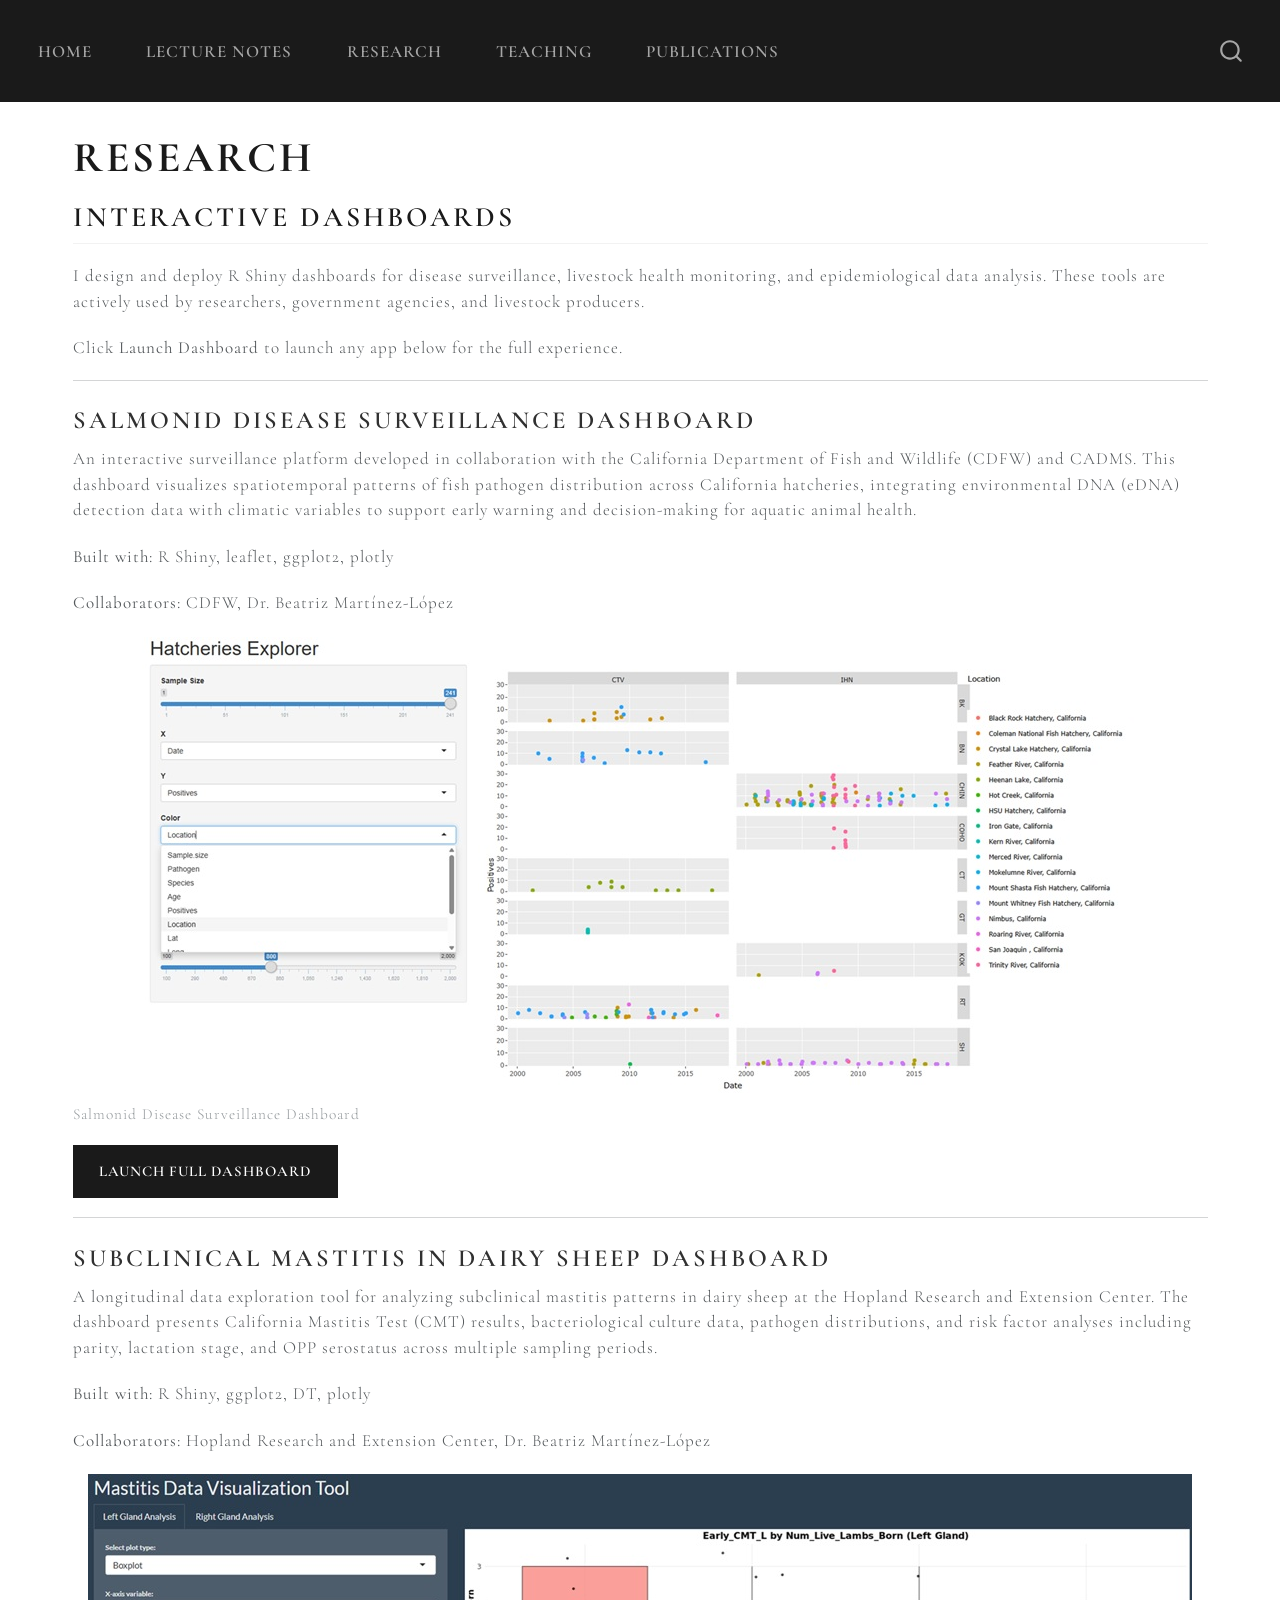
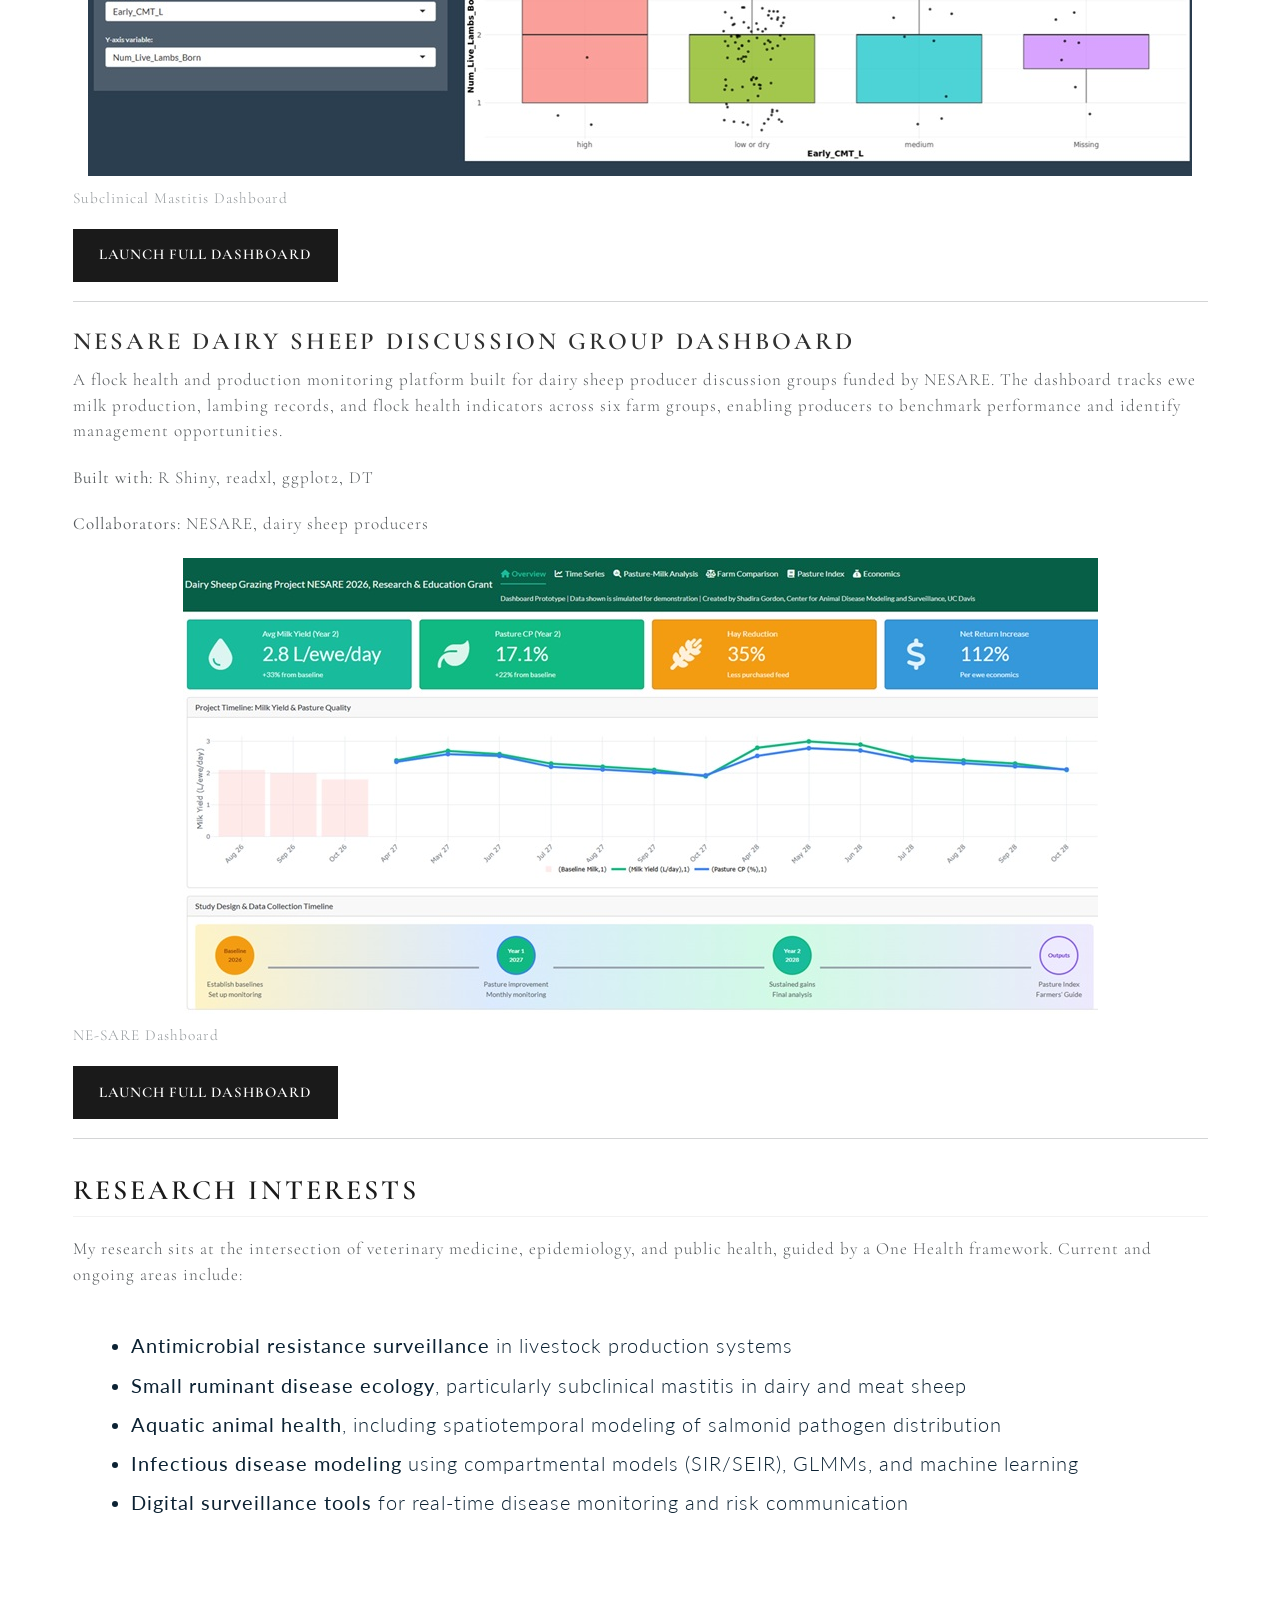
<file: docs/research.html>
<!DOCTYPE html>
<html xmlns="http://www.w3.org/1999/xhtml" lang="en" xml:lang="en"><head>

<meta charset="utf-8">
<meta name="generator" content="quarto-1.9.37">

<meta name="viewport" content="width=device-width, initial-scale=1.0, user-scalable=yes">


<title>Research</title>
<style>
/* Default styles provided by pandoc.
** See https://pandoc.org/MANUAL.html#variables-for-html for config info.
*/
code{white-space: pre-wrap;}
span.smallcaps{font-variant: small-caps;}
div.columns{display: flex; gap: min(4vw, 1.5em);}
div.column{flex: auto; overflow-x: auto;}
div.hanging-indent{margin-left: 1.5em; text-indent: -1.5em;}
ul.task-list{list-style: none;}
ul.task-list li input[type="checkbox"] {
  width: 0.8em;
  margin: 0 0.8em 0.2em -1em; /* quarto-specific, see https://github.com/quarto-dev/quarto-cli/issues/4556 */ 
  vertical-align: middle;
}
</style>


<script src="site_libs/quarto-nav/quarto-nav.js"></script>
<script src="site_libs/quarto-nav/headroom.min.js"></script>
<script src="site_libs/clipboard/clipboard.min.js"></script>
<script src="site_libs/quarto-search/autocomplete.umd.js"></script>
<script src="site_libs/quarto-search/fuse.min.js"></script>
<script src="site_libs/quarto-search/quarto-search.js"></script>
<meta name="quarto:offset" content="./">
<script src="site_libs/quarto-html/quarto.js" type="module"></script>
<script src="site_libs/quarto-html/tabsets/tabsets.js" type="module"></script>
<script src="site_libs/quarto-html/popper.min.js"></script>
<script src="site_libs/quarto-html/tippy.umd.min.js"></script>
<script src="site_libs/quarto-html/anchor.min.js"></script>
<link href="site_libs/quarto-html/tippy.css" rel="stylesheet">
<link href="site_libs/quarto-html/quarto-syntax-highlighting-7f8f88aac4f3542376d5c11b86a4c14d.css" rel="stylesheet" id="quarto-text-highlighting-styles">
<script src="site_libs/bootstrap/bootstrap.min.js"></script>
<link href="site_libs/bootstrap/bootstrap-icons.css" rel="stylesheet">
<link href="site_libs/bootstrap/bootstrap-ff6db9826b2d993648c24e5ed52e3772.min.css" rel="stylesheet" append-hash="true" id="quarto-bootstrap" data-mode="light">
<script id="quarto-search-options" type="application/json">{
  "location": "navbar",
  "copy-button": false,
  "collapse-after": 3,
  "panel-placement": "end",
  "type": "overlay",
  "limit": 50,
  "keyboard-shortcut": [
    "f",
    "/",
    "s"
  ],
  "show-item-context": false,
  "language": {
    "search-no-results-text": "No results",
    "search-matching-documents-text": "matching documents",
    "search-copy-link-title": "Copy link to search",
    "search-hide-matches-text": "Hide additional matches",
    "search-more-match-text": "more match in this document",
    "search-more-matches-text": "more matches in this document",
    "search-clear-button-title": "Clear",
    "search-text-placeholder": "",
    "search-detached-cancel-button-title": "Cancel",
    "search-submit-button-title": "Submit",
    "search-label": "Search"
  }
}</script>


<link rel="stylesheet" href="styles.css">
</head>

<body class="nav-fixed quarto-light">

<div id="quarto-search-results"></div>
  <header id="quarto-header" class="headroom fixed-top">
    <nav class="navbar navbar-expand-lg " data-bs-theme="dark">
      <div class="navbar-container container-fluid">
            <div id="quarto-search" class="" title="Search"></div>
          <button class="navbar-toggler" type="button" data-bs-toggle="collapse" data-bs-target="#navbarCollapse" aria-controls="navbarCollapse" role="menu" aria-expanded="false" aria-label="Toggle navigation" onclick="if (window.quartoToggleHeadroom) { window.quartoToggleHeadroom(); }">
  <span class="navbar-toggler-icon"></span>
</button>
          <div class="collapse navbar-collapse" id="navbarCollapse">
            <ul class="navbar-nav navbar-nav-scroll me-auto">
  <li class="nav-item">
    <a class="nav-link" href="./index.html"> 
<span class="menu-text">Home</span></a>
  </li>  
  <li class="nav-item">
    <a class="nav-link" href="./lecture-notes.html"> 
<span class="menu-text">Lecture Notes</span></a>
  </li>  
  <li class="nav-item">
    <a class="nav-link active" href="./research.html" aria-current="page"> 
<span class="menu-text">Research</span></a>
  </li>  
  <li class="nav-item">
    <a class="nav-link" href="./teaching.html"> 
<span class="menu-text">Teaching</span></a>
  </li>  
  <li class="nav-item">
    <a class="nav-link" href="./publications.html"> 
<span class="menu-text">Publications</span></a>
  </li>  
</ul>
          </div> <!-- /navcollapse -->
            <div class="quarto-navbar-tools">
</div>
      </div> <!-- /container-fluid -->
    </nav>
</header>
<!-- content -->
<div id="quarto-content" class="quarto-container page-columns page-rows-contents page-layout-full page-navbar">
<!-- sidebar -->
<!-- margin-sidebar -->
    
<!-- main -->
<main class="content column-page" id="quarto-document-content">

<header id="title-block-header" class="quarto-title-block default">
<div class="quarto-title">
<h1 class="title">Research</h1>
</div>



<div class="quarto-title-meta column-page">

    
  
    
  </div>
  


</header>


<section id="interactive-dashboards" class="level2">
<h2 class="anchored" data-anchor-id="interactive-dashboards">Interactive Dashboards</h2>
<p>I design and deploy R Shiny dashboards for disease surveillance, livestock health monitoring, and epidemiological data analysis. These tools are actively used by researchers, government agencies, and livestock producers.</p>
<p>Click <strong>Launch Dashboard</strong> to launch any app below for the full experience.</p>
<hr>
<section id="salmonid-disease-surveillance-dashboard" class="level3">
<h3 class="anchored" data-anchor-id="salmonid-disease-surveillance-dashboard">Salmonid Disease Surveillance Dashboard</h3>
<p>An interactive surveillance platform developed in collaboration with the California Department of Fish and Wildlife (CDFW) and CADMS. This dashboard visualizes spatiotemporal patterns of fish pathogen distribution across California hatcheries, integrating environmental DNA (eDNA) detection data with climatic variables to support early warning and decision-making for aquatic animal health.</p>
<p><strong>Built with:</strong> R Shiny, leaflet, ggplot2, plotly</p>
<p><strong>Collaborators:</strong> CDFW, Dr.&nbsp;Beatriz Martínez-López</p>
<div class="quarto-figure quarto-figure-center">
<figure class="figure">
<p><a href="https://cadms-epiteam.shinyapps.io/fish/" target="_blank"><img src="images/fish.jpg" class="img-fluid figure-img"></a></p>
<figcaption>Salmonid Disease Surveillance Dashboard</figcaption>
</figure>
</div>
<p><a href="https://cadms-epiteam.shinyapps.io/fish/" class="btn btn-primary" target="_blank">Launch Full Dashboard</a></p>
<hr>
</section>
<section id="subclinical-mastitis-in-dairy-sheep-dashboard" class="level3">
<h3 class="anchored" data-anchor-id="subclinical-mastitis-in-dairy-sheep-dashboard">Subclinical Mastitis in Dairy Sheep Dashboard</h3>
<p>A longitudinal data exploration tool for analyzing subclinical mastitis patterns in dairy sheep at the Hopland Research and Extension Center. The dashboard presents California Mastitis Test (CMT) results, bacteriological culture data, pathogen distributions, and risk factor analyses including parity, lactation stage, and OPP serostatus across multiple sampling periods.</p>
<p><strong>Built with:</strong> R Shiny, ggplot2, DT, plotly</p>
<p><strong>Collaborators:</strong> Hopland Research and Extension Center, Dr.&nbsp;Beatriz Martínez-López</p>
<div class="quarto-figure quarto-figure-center">
<figure class="figure">
<p><a href="https://8squvn-shadira-gordon.shinyapps.io/Mastitis_project/" target="_blank"><img src="images/mastitis.jpg" class="img-fluid figure-img"></a></p>
<figcaption>Subclinical Mastitis Dashboard</figcaption>
</figure>
</div>
<p><a href="https://8squvn-shadira-gordon.shinyapps.io/Mastitis_project/" class="btn btn-primary" target="_blank">Launch Full Dashboard</a></p>
<hr>
</section>
<section id="nesare-dairy-sheep-discussion-group-dashboard" class="level3">
<h3 class="anchored" data-anchor-id="nesare-dairy-sheep-discussion-group-dashboard">NESARE Dairy Sheep Discussion Group Dashboard</h3>
<p>A flock health and production monitoring platform built for dairy sheep producer discussion groups funded by NESARE. The dashboard tracks ewe milk production, lambing records, and flock health indicators across six farm groups, enabling producers to benchmark performance and identify management opportunities.</p>
<p><strong>Built with:</strong> R Shiny, readxl, ggplot2, DT</p>
<p><strong>Collaborators:</strong> NESARE, dairy sheep producers</p>
<div class="quarto-figure quarto-figure-center">
<figure class="figure">
<p><a href="https://8squvn-shadira-gordon.shinyapps.io/NESARE/" target="_blank"><img src="images/nesare.jpg" class="img-fluid figure-img"></a></p>
<figcaption>NE-SARE Dashboard</figcaption>
</figure>
</div>
<p><a href="https://8squvn-shadira-gordon.shinyapps.io/NESARE/" class="btn btn-primary" target="_blank">Launch Full Dashboard</a></p>
<hr>
</section>
</section>
<section id="research-interests" class="level2">
<h2 class="anchored" data-anchor-id="research-interests">Research Interests</h2>
<p>My research sits at the intersection of veterinary medicine, epidemiology, and public health, guided by a One Health framework. Current and ongoing areas include:</p>
<div class="content-box">
<ul>
<li><strong>Antimicrobial resistance surveillance</strong> in livestock production systems</li>
<li><strong>Small ruminant disease ecology</strong>, particularly subclinical mastitis in dairy and meat sheep</li>
<li><strong>Aquatic animal health</strong>, including spatiotemporal modeling of salmonid pathogen distribution</li>
<li><strong>Infectious disease modeling</strong> using compartmental models (SIR/SEIR), GLMMs, and machine learning</li>
<li><strong>Digital surveillance tools</strong> for real-time disease monitoring and risk communication</li>
</ul>
</div>


</section>

</main> <!-- /main -->
<script id="quarto-html-after-body" type="application/javascript">
  window.document.addEventListener("DOMContentLoaded", function (event) {
    const icon = "";
    const anchorJS = new window.AnchorJS();
    anchorJS.options = {
      placement: 'right',
      icon: icon
    };
    anchorJS.add('.anchored');
    const isCodeAnnotation = (el) => {
      for (const clz of el.classList) {
        if (clz.startsWith('code-annotation-')) {                     
          return true;
        }
      }
      return false;
    }
    const onCopySuccess = function(e) {
      // button target
      const button = e.trigger;
      // don't keep focus
      button.blur();
      // flash "checked"
      button.classList.add('code-copy-button-checked');
      var currentTitle = button.getAttribute("title");
      button.setAttribute("title", "Copied!");
      let tooltip;
      if (window.bootstrap) {
        button.setAttribute("data-bs-toggle", "tooltip");
        button.setAttribute("data-bs-placement", "left");
        button.setAttribute("data-bs-title", "Copied!");
        tooltip = new bootstrap.Tooltip(button, 
          { trigger: "manual", 
            customClass: "code-copy-button-tooltip",
            offset: [0, -8]});
        tooltip.show();    
      }
      setTimeout(function() {
        if (tooltip) {
          tooltip.hide();
          button.removeAttribute("data-bs-title");
          button.removeAttribute("data-bs-toggle");
          button.removeAttribute("data-bs-placement");
        }
        button.setAttribute("title", currentTitle);
        button.classList.remove('code-copy-button-checked');
      }, 1000);
      // clear code selection
      e.clearSelection();
    }
    const getTextToCopy = function(trigger) {
      const outerScaffold = trigger.parentElement.cloneNode(true);
      const codeEl = outerScaffold.querySelector('code');
      for (const childEl of codeEl.children) {
        if (isCodeAnnotation(childEl)) {
          childEl.remove();
        }
      }
      return codeEl.innerText;
    }
    const clipboard = new window.ClipboardJS('.code-copy-button:not([data-in-quarto-modal])', {
      text: getTextToCopy
    });
    clipboard.on('success', onCopySuccess);
    if (window.document.getElementById('quarto-embedded-source-code-modal')) {
      const clipboardModal = new window.ClipboardJS('.code-copy-button[data-in-quarto-modal]', {
        text: getTextToCopy,
        container: window.document.getElementById('quarto-embedded-source-code-modal')
      });
      clipboardModal.on('success', onCopySuccess);
    }
      var localhostRegex = new RegExp(/^(?:http|https):\/\/localhost\:?[0-9]*\//);
      var mailtoRegex = new RegExp(/^mailto:/);
        var filterRegex = new RegExp('/' + window.location.host + '/');
      var isInternal = (href) => {
          return filterRegex.test(href) || localhostRegex.test(href) || mailtoRegex.test(href);
      }
      // Inspect non-navigation links and adorn them if external
     var links = window.document.querySelectorAll('a[href]:not(.nav-link):not(.navbar-brand):not(.toc-action):not(.sidebar-link):not(.sidebar-item-toggle):not(.pagination-link):not(.no-external):not([aria-hidden]):not(.dropdown-item):not(.quarto-navigation-tool):not(.about-link)');
      for (var i=0; i<links.length; i++) {
        const link = links[i];
        if (!isInternal(link.href)) {
          // undo the damage that might have been done by quarto-nav.js in the case of
          // links that we want to consider external
          if (link.dataset.originalHref !== undefined) {
            link.href = link.dataset.originalHref;
          }
        }
      }
    function tippyHover(el, contentFn, onTriggerFn, onUntriggerFn) {
      const config = {
        allowHTML: true,
        maxWidth: 500,
        delay: 100,
        arrow: false,
        appendTo: function(el) {
            return el.parentElement;
        },
        interactive: true,
        interactiveBorder: 10,
        theme: 'quarto',
        placement: 'bottom-start',
      };
      if (contentFn) {
        config.content = contentFn;
      }
      if (onTriggerFn) {
        config.onTrigger = onTriggerFn;
      }
      if (onUntriggerFn) {
        config.onUntrigger = onUntriggerFn;
      }
      window.tippy(el, config); 
    }
    const noterefs = window.document.querySelectorAll('a[role="doc-noteref"]');
    for (var i=0; i<noterefs.length; i++) {
      const ref = noterefs[i];
      tippyHover(ref, function() {
        // use id or data attribute instead here
        let href = ref.getAttribute('data-footnote-href') || ref.getAttribute('href');
        try { href = new URL(href).hash; } catch {}
        const id = href.replace(/^#\/?/, "");
        const note = window.document.getElementById(id);
        if (note) {
          return note.innerHTML;
        } else {
          return "";
        }
      });
    }
    const xrefs = window.document.querySelectorAll('a.quarto-xref');
    const processXRef = (id, note) => {
      // Strip column container classes
      const stripColumnClz = (el) => {
        el.classList.remove("page-full", "page-columns");
        if (el.children) {
          for (const child of el.children) {
            stripColumnClz(child);
          }
        }
      }
      stripColumnClz(note)
      if (id === null || id.startsWith('sec-')) {
        // Special case sections, only their first couple elements
        const container = document.createElement("div");
        if (note.children && note.children.length > 2) {
          container.appendChild(note.children[0].cloneNode(true));
          for (let i = 1; i < note.children.length; i++) {
            const child = note.children[i];
            if (child.tagName === "P" && child.innerText === "") {
              continue;
            } else {
              container.appendChild(child.cloneNode(true));
              break;
            }
          }
          if (window.Quarto?.typesetMath) {
            window.Quarto.typesetMath(container);
          }
          return container.innerHTML
        } else {
          if (window.Quarto?.typesetMath) {
            window.Quarto.typesetMath(note);
          }
          return note.innerHTML;
        }
      } else {
        // Remove any anchor links if they are present
        const anchorLink = note.querySelector('a.anchorjs-link');
        if (anchorLink) {
          anchorLink.remove();
        }
        if (window.Quarto?.typesetMath) {
          window.Quarto.typesetMath(note);
        }
        if (note.classList.contains("callout")) {
          return note.outerHTML;
        } else {
          return note.innerHTML;
        }
      }
    }
    for (var i=0; i<xrefs.length; i++) {
      const xref = xrefs[i];
      tippyHover(xref, undefined, function(instance) {
        instance.disable();
        let url = xref.getAttribute('href');
        let hash = undefined; 
        if (url.startsWith('#')) {
          hash = url;
        } else {
          try { hash = new URL(url).hash; } catch {}
        }
        if (hash) {
          const id = hash.replace(/^#\/?/, "");
          const note = window.document.getElementById(id);
          if (note !== null) {
            try {
              const html = processXRef(id, note.cloneNode(true));
              instance.setContent(html);
            } finally {
              instance.enable();
              instance.show();
            }
          } else {
            // See if we can fetch this
            fetch(url.split('#')[0])
            .then(res => res.text())
            .then(html => {
              const parser = new DOMParser();
              const htmlDoc = parser.parseFromString(html, "text/html");
              const note = htmlDoc.getElementById(id);
              if (note !== null) {
                const html = processXRef(id, note);
                instance.setContent(html);
              } 
            }).finally(() => {
              instance.enable();
              instance.show();
            });
          }
        } else {
          // See if we can fetch a full url (with no hash to target)
          // This is a special case and we should probably do some content thinning / targeting
          fetch(url)
          .then(res => res.text())
          .then(html => {
            const parser = new DOMParser();
            const htmlDoc = parser.parseFromString(html, "text/html");
            const note = htmlDoc.querySelector('main.content');
            if (note !== null) {
              // This should only happen for chapter cross references
              // (since there is no id in the URL)
              // remove the first header
              if (note.children.length > 0 && note.children[0].tagName === "HEADER") {
                note.children[0].remove();
              }
              const html = processXRef(null, note);
              instance.setContent(html);
            } 
          }).finally(() => {
            instance.enable();
            instance.show();
          });
        }
      }, function(instance) {
      });
    }
        let selectedAnnoteEl;
        const selectorForAnnotation = ( cell, annotation) => {
          let cellAttr = 'data-code-cell="' + cell + '"';
          let lineAttr = 'data-code-annotation="' +  annotation + '"';
          const selector = 'span[' + cellAttr + '][' + lineAttr + ']';
          return selector;
        }
        const selectCodeLines = (annoteEl) => {
          const doc = window.document;
          const targetCell = annoteEl.getAttribute("data-target-cell");
          const targetAnnotation = annoteEl.getAttribute("data-target-annotation");
          const annoteSpan = window.document.querySelector(selectorForAnnotation(targetCell, targetAnnotation));
          const lines = annoteSpan.getAttribute("data-code-lines").split(",");
          const lineIds = lines.map((line) => {
            return targetCell + "-" + line;
          })
          let top = null;
          let height = null;
          let parent = null;
          if (lineIds.length > 0) {
              //compute the position of the single el (top and bottom and make a div)
              const el = window.document.getElementById(lineIds[0]);
              top = el.offsetTop;
              height = el.offsetHeight;
              parent = el.parentElement.parentElement;
            if (lineIds.length > 1) {
              const lastEl = window.document.getElementById(lineIds[lineIds.length - 1]);
              const bottom = lastEl.offsetTop + lastEl.offsetHeight;
              height = bottom - top;
            }
            if (top !== null && height !== null && parent !== null) {
              // cook up a div (if necessary) and position it 
              let div = window.document.getElementById("code-annotation-line-highlight");
              if (div === null) {
                div = window.document.createElement("div");
                div.setAttribute("id", "code-annotation-line-highlight");
                div.style.position = 'absolute';
                parent.appendChild(div);
              }
              div.style.top = top - 2 + "px";
              div.style.height = height + 4 + "px";
              div.style.left = 0;
              let gutterDiv = window.document.getElementById("code-annotation-line-highlight-gutter");
              if (gutterDiv === null) {
                gutterDiv = window.document.createElement("div");
                gutterDiv.setAttribute("id", "code-annotation-line-highlight-gutter");
                gutterDiv.style.position = 'absolute';
                const codeCell = window.document.getElementById(targetCell);
                const gutter = codeCell.querySelector('.code-annotation-gutter');
                gutter.appendChild(gutterDiv);
              }
              gutterDiv.style.top = top - 2 + "px";
              gutterDiv.style.height = height + 4 + "px";
            }
            selectedAnnoteEl = annoteEl;
          }
        };
        const unselectCodeLines = () => {
          const elementsIds = ["code-annotation-line-highlight", "code-annotation-line-highlight-gutter"];
          elementsIds.forEach((elId) => {
            const div = window.document.getElementById(elId);
            if (div) {
              div.remove();
            }
          });
          selectedAnnoteEl = undefined;
        };
          // Handle positioning of the toggle
      window.addEventListener(
        "resize",
        throttle(() => {
          elRect = undefined;
          if (selectedAnnoteEl) {
            selectCodeLines(selectedAnnoteEl);
          }
        }, 10)
      );
      function throttle(fn, ms) {
      let throttle = false;
      let timer;
        return (...args) => {
          if(!throttle) { // first call gets through
              fn.apply(this, args);
              throttle = true;
          } else { // all the others get throttled
              if(timer) clearTimeout(timer); // cancel #2
              timer = setTimeout(() => {
                fn.apply(this, args);
                timer = throttle = false;
              }, ms);
          }
        };
      }
        // Attach click handler to the DT
        const annoteDls = window.document.querySelectorAll('dt[data-target-cell]');
        for (const annoteDlNode of annoteDls) {
          annoteDlNode.addEventListener('click', (event) => {
            const clickedEl = event.target;
            if (clickedEl !== selectedAnnoteEl) {
              unselectCodeLines();
              const activeEl = window.document.querySelector('dt[data-target-cell].code-annotation-active');
              if (activeEl) {
                activeEl.classList.remove('code-annotation-active');
              }
              selectCodeLines(clickedEl);
              clickedEl.classList.add('code-annotation-active');
            } else {
              // Unselect the line
              unselectCodeLines();
              clickedEl.classList.remove('code-annotation-active');
            }
          });
        }
    const findCites = (el) => {
      const parentEl = el.parentElement;
      if (parentEl) {
        const cites = parentEl.dataset.cites;
        if (cites) {
          return {
            el,
            cites: cites.split(' ')
          };
        } else {
          return findCites(el.parentElement)
        }
      } else {
        return undefined;
      }
    };
    var bibliorefs = window.document.querySelectorAll('a[role="doc-biblioref"]');
    for (var i=0; i<bibliorefs.length; i++) {
      const ref = bibliorefs[i];
      const citeInfo = findCites(ref);
      if (citeInfo) {
        tippyHover(citeInfo.el, function() {
          var popup = window.document.createElement('div');
          citeInfo.cites.forEach(function(cite) {
            var citeDiv = window.document.createElement('div');
            citeDiv.classList.add('hanging-indent');
            citeDiv.classList.add('csl-entry');
            var biblioDiv = window.document.getElementById('ref-' + cite);
            if (biblioDiv) {
              citeDiv.innerHTML = biblioDiv.innerHTML;
            }
            popup.appendChild(citeDiv);
          });
          return popup.innerHTML;
        });
      }
    }
  });
  </script>
</div> <!-- /content -->




</body></html>
</file>
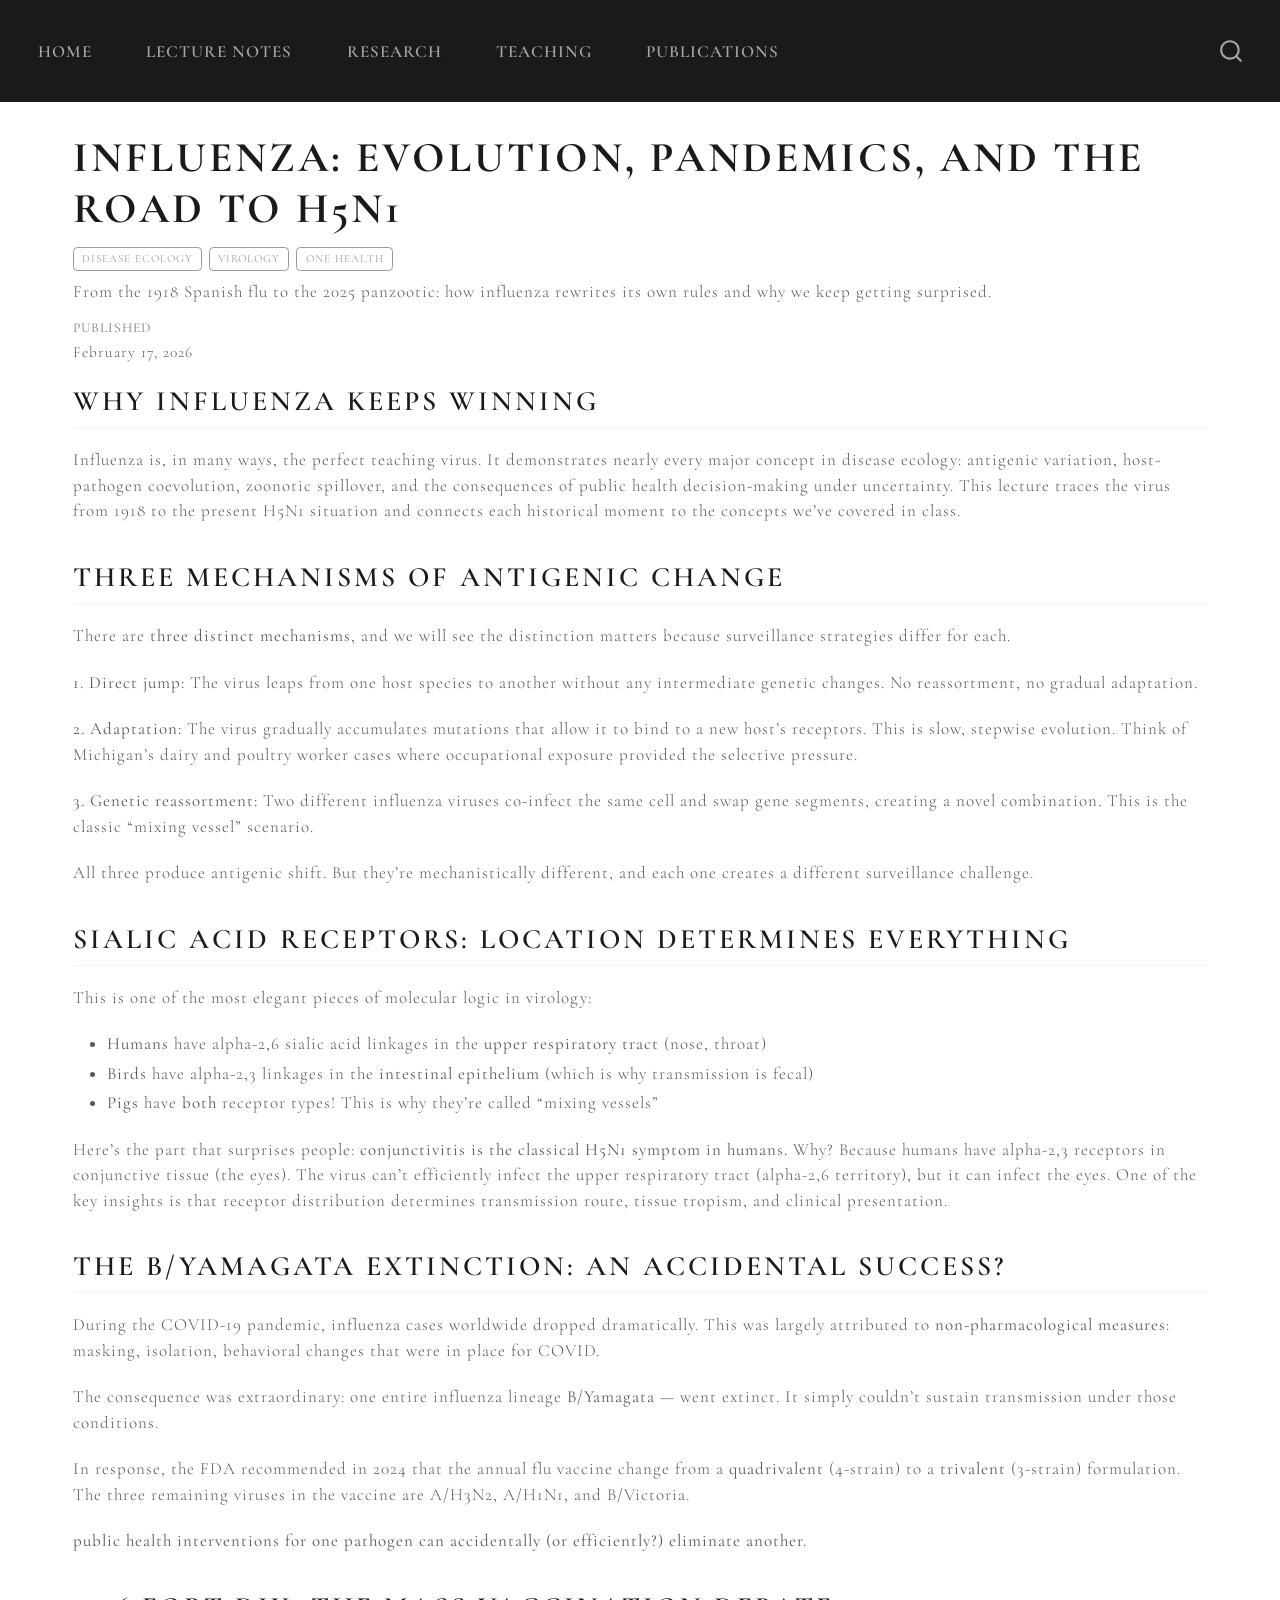
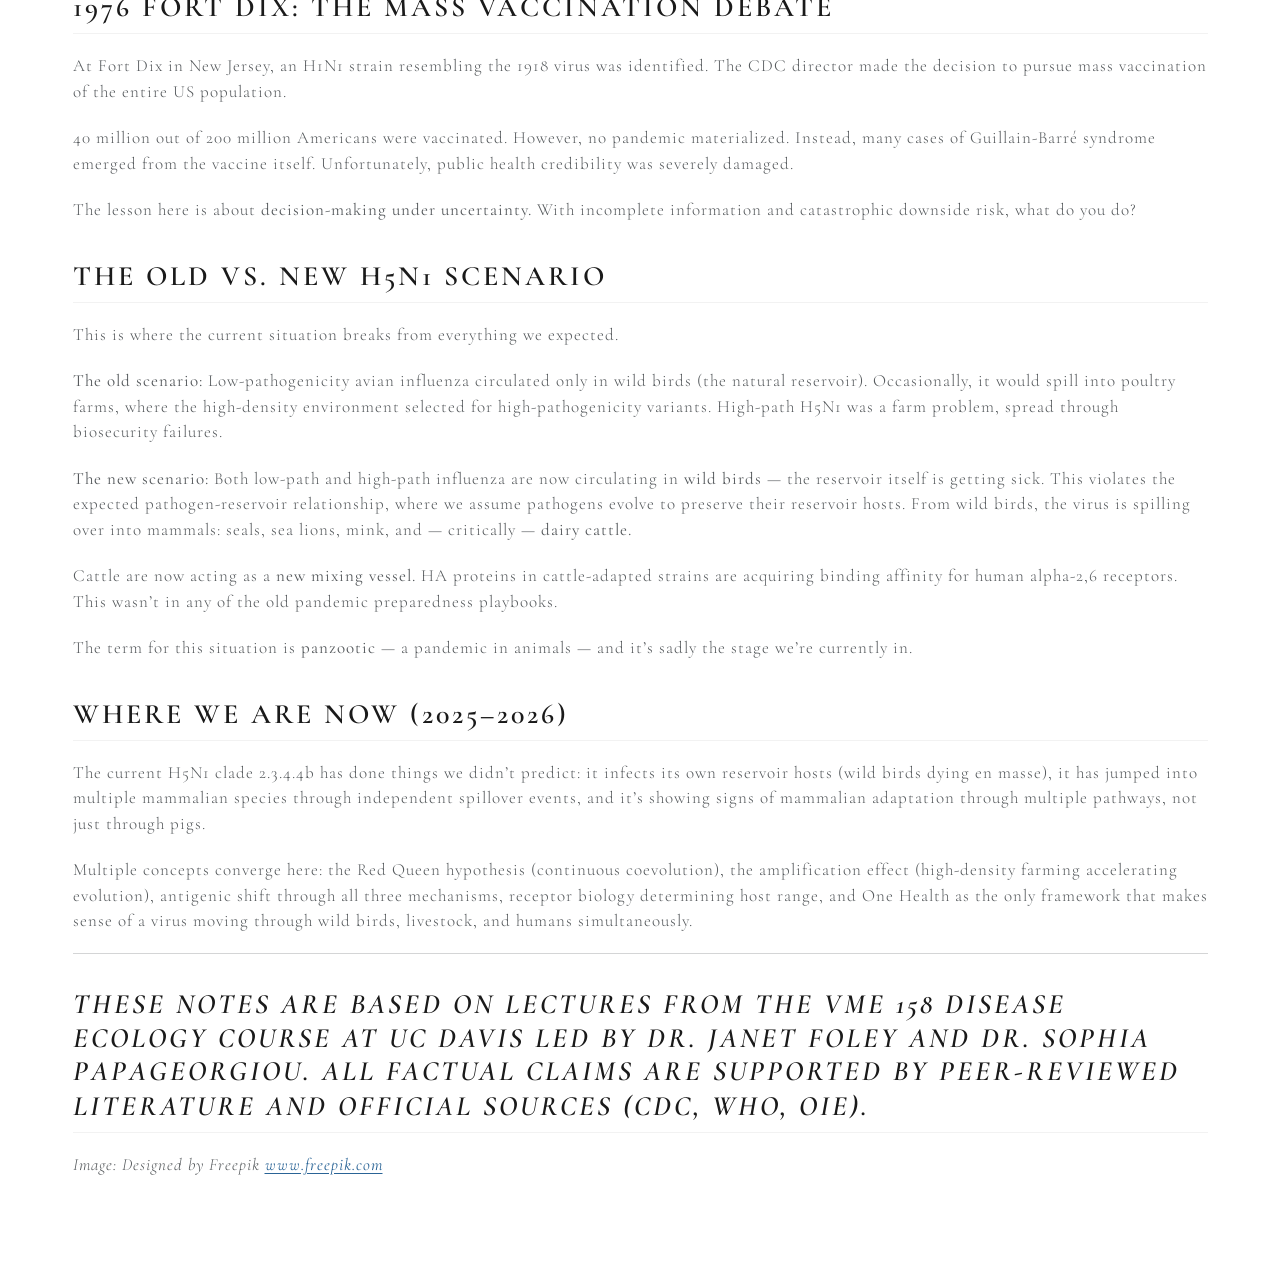
<file: docs/notes/influenza-evolution.html>
<!DOCTYPE html>
<html xmlns="http://www.w3.org/1999/xhtml" lang="en" xml:lang="en"><head>

<meta charset="utf-8">
<meta name="generator" content="quarto-1.9.37">

<meta name="viewport" content="width=device-width, initial-scale=1.0, user-scalable=yes">

<meta name="dcterms.date" content="2026-02-17">
<meta name="description" content="From the 1918 Spanish flu to the 2025 panzootic: how influenza rewrites its own rules and why we keep getting surprised.">

<title>Influenza: Evolution, Pandemics, and the Road to H5N1</title>
<style>
/* Default styles provided by pandoc.
** See https://pandoc.org/MANUAL.html#variables-for-html for config info.
*/
code{white-space: pre-wrap;}
span.smallcaps{font-variant: small-caps;}
div.columns{display: flex; gap: min(4vw, 1.5em);}
div.column{flex: auto; overflow-x: auto;}
div.hanging-indent{margin-left: 1.5em; text-indent: -1.5em;}
ul.task-list{list-style: none;}
ul.task-list li input[type="checkbox"] {
  width: 0.8em;
  margin: 0 0.8em 0.2em -1em; /* quarto-specific, see https://github.com/quarto-dev/quarto-cli/issues/4556 */ 
  vertical-align: middle;
}
</style>


<script src="../site_libs/quarto-nav/quarto-nav.js"></script>
<script src="../site_libs/quarto-nav/headroom.min.js"></script>
<script src="../site_libs/clipboard/clipboard.min.js"></script>
<script src="../site_libs/quarto-search/autocomplete.umd.js"></script>
<script src="../site_libs/quarto-search/fuse.min.js"></script>
<script src="../site_libs/quarto-search/quarto-search.js"></script>
<meta name="quarto:offset" content="../">
<script src="../site_libs/quarto-html/quarto.js" type="module"></script>
<script src="../site_libs/quarto-html/tabsets/tabsets.js" type="module"></script>
<script src="../site_libs/quarto-html/popper.min.js"></script>
<script src="../site_libs/quarto-html/tippy.umd.min.js"></script>
<script src="../site_libs/quarto-html/anchor.min.js"></script>
<link href="../site_libs/quarto-html/tippy.css" rel="stylesheet">
<link href="../site_libs/quarto-html/quarto-syntax-highlighting-7f8f88aac4f3542376d5c11b86a4c14d.css" rel="stylesheet" id="quarto-text-highlighting-styles">
<script src="../site_libs/bootstrap/bootstrap.min.js"></script>
<link href="../site_libs/bootstrap/bootstrap-icons.css" rel="stylesheet">
<link href="../site_libs/bootstrap/bootstrap-ff6db9826b2d993648c24e5ed52e3772.min.css" rel="stylesheet" append-hash="true" id="quarto-bootstrap" data-mode="light">
<script id="quarto-search-options" type="application/json">{
  "location": "navbar",
  "copy-button": false,
  "collapse-after": 3,
  "panel-placement": "end",
  "type": "overlay",
  "limit": 50,
  "keyboard-shortcut": [
    "f",
    "/",
    "s"
  ],
  "show-item-context": false,
  "language": {
    "search-no-results-text": "No results",
    "search-matching-documents-text": "matching documents",
    "search-copy-link-title": "Copy link to search",
    "search-hide-matches-text": "Hide additional matches",
    "search-more-match-text": "more match in this document",
    "search-more-matches-text": "more matches in this document",
    "search-clear-button-title": "Clear",
    "search-text-placeholder": "",
    "search-detached-cancel-button-title": "Cancel",
    "search-submit-button-title": "Submit",
    "search-label": "Search"
  }
}</script>


<link rel="stylesheet" href="../styles.css">
</head>

<body class="nav-fixed quarto-light">

<div id="quarto-search-results"></div>
  <header id="quarto-header" class="headroom fixed-top">
    <nav class="navbar navbar-expand-lg " data-bs-theme="dark">
      <div class="navbar-container container-fluid">
            <div id="quarto-search" class="" title="Search"></div>
          <button class="navbar-toggler" type="button" data-bs-toggle="collapse" data-bs-target="#navbarCollapse" aria-controls="navbarCollapse" role="menu" aria-expanded="false" aria-label="Toggle navigation" onclick="if (window.quartoToggleHeadroom) { window.quartoToggleHeadroom(); }">
  <span class="navbar-toggler-icon"></span>
</button>
          <div class="collapse navbar-collapse" id="navbarCollapse">
            <ul class="navbar-nav navbar-nav-scroll me-auto">
  <li class="nav-item">
    <a class="nav-link" href="../index.html"> 
<span class="menu-text">Home</span></a>
  </li>  
  <li class="nav-item">
    <a class="nav-link" href="../lecture-notes.html"> 
<span class="menu-text">Lecture Notes</span></a>
  </li>  
  <li class="nav-item">
    <a class="nav-link" href="../research.html"> 
<span class="menu-text">Research</span></a>
  </li>  
  <li class="nav-item">
    <a class="nav-link" href="../teaching.html"> 
<span class="menu-text">Teaching</span></a>
  </li>  
  <li class="nav-item">
    <a class="nav-link" href="../publications.html"> 
<span class="menu-text">Publications</span></a>
  </li>  
</ul>
          </div> <!-- /navcollapse -->
            <div class="quarto-navbar-tools">
</div>
      </div> <!-- /container-fluid -->
    </nav>
</header>
<!-- content -->
<div id="quarto-content" class="quarto-container page-columns page-rows-contents page-layout-full page-navbar">
<!-- sidebar -->
<!-- margin-sidebar -->
    
<!-- main -->
<main class="content column-page" id="quarto-document-content">

<header id="title-block-header" class="quarto-title-block default">
<div class="quarto-title">
<h1 class="title">Influenza: Evolution, Pandemics, and the Road to H5N1</h1>
  <div class="quarto-categories">
    <div class="quarto-category">Disease Ecology</div>
    <div class="quarto-category">Virology</div>
    <div class="quarto-category">One Health</div>
  </div>
  </div>

<div>
  <div class="description">
    From the 1918 Spanish flu to the 2025 panzootic: how influenza rewrites its own rules and why we keep getting surprised.
  </div>
</div>


<div class="quarto-title-meta column-page">

    
    <div>
    <div class="quarto-title-meta-heading">Published</div>
    <div class="quarto-title-meta-contents">
      <p class="date">February 17, 2026</p>
    </div>
  </div>
  
    
  </div>
  


</header>


<section id="why-influenza-keeps-winning" class="level2">
<h2 class="anchored" data-anchor-id="why-influenza-keeps-winning">Why Influenza Keeps Winning</h2>
<p>Influenza is, in many ways, the perfect teaching virus. It demonstrates nearly every major concept in disease ecology: antigenic variation, host-pathogen coevolution, zoonotic spillover, and the consequences of public health decision-making under uncertainty. This lecture traces the virus from 1918 to the present H5N1 situation and connects each historical moment to the concepts we’ve covered in class.</p>
</section>
<section id="three-mechanisms-of-antigenic-change" class="level2">
<h2 class="anchored" data-anchor-id="three-mechanisms-of-antigenic-change">Three Mechanisms of Antigenic Change</h2>
<p>There are <strong>three distinct mechanisms</strong>, and we will see the distinction matters because surveillance strategies differ for each.</p>
<p><strong>1. Direct jump:</strong> The virus leaps from one host species to another without any intermediate genetic changes. No reassortment, no gradual adaptation.</p>
<p><strong>2. Adaptation:</strong> The virus gradually accumulates mutations that allow it to bind to a new host’s receptors. This is slow, stepwise evolution. Think of Michigan’s dairy and poultry worker cases where occupational exposure provided the selective pressure.</p>
<p><strong>3. Genetic reassortment:</strong> Two different influenza viruses co-infect the same cell and swap gene segments, creating a novel combination. This is the classic “mixing vessel” scenario.</p>
<p>All three produce antigenic shift. But they’re mechanistically different, and each one creates a different surveillance challenge.</p>
</section>
<section id="sialic-acid-receptors-location-determines-everything" class="level2">
<h2 class="anchored" data-anchor-id="sialic-acid-receptors-location-determines-everything">Sialic Acid Receptors: Location Determines Everything</h2>
<p>This is one of the most elegant pieces of molecular logic in virology:</p>
<ul>
<li><strong>Humans</strong> have alpha-2,6 sialic acid linkages in the <strong>upper respiratory tract</strong> (nose, throat)</li>
<li><strong>Birds</strong> have alpha-2,3 linkages in the <strong>intestinal epithelium</strong> (which is why transmission is fecal)</li>
<li><strong>Pigs</strong> have <strong>both</strong> receptor types! This is why they’re called “mixing vessels”</li>
</ul>
<p>Here’s the part that surprises people: <strong>conjunctivitis is the classical H5N1 symptom in humans.</strong> Why? Because humans have alpha-2,3 receptors in conjunctive tissue (the eyes). The virus can’t efficiently infect the upper respiratory tract (alpha-2,6 territory), but it can infect the eyes. One of the key insights is that receptor distribution determines transmission route, tissue tropism, and clinical presentation.</p>
</section>
<section id="the-byamagata-extinction-an-accidental-success" class="level2">
<h2 class="anchored" data-anchor-id="the-byamagata-extinction-an-accidental-success">The B/Yamagata Extinction: An Accidental Success?</h2>
<p>During the COVID-19 pandemic, influenza cases worldwide dropped dramatically. This was largely attributed to <strong>non-pharmacological measures</strong>: masking, isolation, behavioral changes that were in place for COVID.</p>
<p>The consequence was extraordinary: one entire influenza lineage <strong>B/Yamagata</strong> — went extinct. It simply couldn’t sustain transmission under those conditions.</p>
<p>In response, the FDA recommended in 2024 that the annual flu vaccine change from a <strong>quadrivalent</strong> (4-strain) to a <strong>trivalent</strong> (3-strain) formulation. The three remaining viruses in the vaccine are A/H3N2, A/H1N1, and B/Victoria.</p>
<p><strong>public health interventions for one pathogen can accidentally (or efficiently?) eliminate another.</strong></p>
</section>
<section id="fort-dix-the-mass-vaccination-debate" class="level2">
<h2 class="anchored" data-anchor-id="fort-dix-the-mass-vaccination-debate">1976 Fort Dix: The Mass Vaccination Debate</h2>
<p>At Fort Dix in New Jersey, an H1N1 strain resembling the 1918 virus was identified. The CDC director made the decision to pursue mass vaccination of the entire US population.</p>
<p>40 million out of 200 million Americans were vaccinated. However, no pandemic materialized. Instead, many cases of Guillain-Barré syndrome emerged from the vaccine itself. Unfortunately, public health credibility was severely damaged.</p>
<p>The lesson here is about <strong>decision-making under uncertainty.</strong> With incomplete information and catastrophic downside risk, what do you do?</p>
</section>
<section id="the-old-vs.-new-h5n1-scenario" class="level2">
<h2 class="anchored" data-anchor-id="the-old-vs.-new-h5n1-scenario">The Old vs.&nbsp;New H5N1 Scenario</h2>
<p>This is where the current situation breaks from everything we expected.</p>
<p><strong>The old scenario:</strong> Low-pathogenicity avian influenza circulated only in wild birds (the natural reservoir). Occasionally, it would spill into poultry farms, where the high-density environment selected for high-pathogenicity variants. High-path H5N1 was a farm problem, spread through biosecurity failures.</p>
<p><strong>The new scenario:</strong> Both low-path and high-path influenza are now circulating in <strong>wild birds</strong> — the reservoir itself is getting sick. This violates the expected pathogen-reservoir relationship, where we assume pathogens evolve to preserve their reservoir hosts. From wild birds, the virus is spilling over into mammals: seals, sea lions, mink, and — critically — <strong>dairy cattle.</strong></p>
<p>Cattle are now acting as a <strong>new mixing vessel.</strong> HA proteins in cattle-adapted strains are acquiring binding affinity for human alpha-2,6 receptors. This wasn’t in any of the old pandemic preparedness playbooks.</p>
<p>The term for this situation is <strong>panzootic</strong> — a pandemic in animals — and it’s sadly the stage we’re currently in.</p>
</section>
<section id="where-we-are-now-20252026" class="level2">
<h2 class="anchored" data-anchor-id="where-we-are-now-20252026">Where We Are Now (2025–2026)</h2>
<p>The current H5N1 clade 2.3.4.4b has done things we didn’t predict: it infects its own reservoir hosts (wild birds dying en masse), it has jumped into multiple mammalian species through independent spillover events, and it’s showing signs of mammalian adaptation through multiple pathways, not just through pigs.</p>
<p>Multiple concepts converge here: the Red Queen hypothesis (continuous coevolution), the amplification effect (high-density farming accelerating evolution), antigenic shift through all three mechanisms, receptor biology determining host range, and One Health as the only framework that makes sense of a virus moving through wild birds, livestock, and humans simultaneously.</p>
<hr>
</section>
<section id="these-notes-are-based-on-lectures-from-the-vme-158-disease-ecology-course-at-uc-davis-led-by-dr.-janet-foley-and-dr.-sophia-papageorgiou.-all-factual-claims-are-supported-by-peer-reviewed-literature-and-official-sources-cdc-who-oie." class="level2">
<h2 class="anchored" data-anchor-id="these-notes-are-based-on-lectures-from-the-vme-158-disease-ecology-course-at-uc-davis-led-by-dr.-janet-foley-and-dr.-sophia-papageorgiou.-all-factual-claims-are-supported-by-peer-reviewed-literature-and-official-sources-cdc-who-oie."><em>These notes are based on lectures from the VME 158 Disease Ecology course at UC Davis led by Dr.&nbsp;Janet Foley and Dr.&nbsp;Sophia Papageorgiou. All factual claims are supported by peer-reviewed literature and official sources (CDC, WHO, OIE).</em></h2>
<p><em>Image: Designed by Freepik <a href="https://www.freepik.com" target="_blank">www.freepik.com</a></em></p>


</section>

</main> <!-- /main -->
<script id="quarto-html-after-body" type="application/javascript">
  window.document.addEventListener("DOMContentLoaded", function (event) {
    const icon = "";
    const anchorJS = new window.AnchorJS();
    anchorJS.options = {
      placement: 'right',
      icon: icon
    };
    anchorJS.add('.anchored');
    const isCodeAnnotation = (el) => {
      for (const clz of el.classList) {
        if (clz.startsWith('code-annotation-')) {                     
          return true;
        }
      }
      return false;
    }
    const onCopySuccess = function(e) {
      // button target
      const button = e.trigger;
      // don't keep focus
      button.blur();
      // flash "checked"
      button.classList.add('code-copy-button-checked');
      var currentTitle = button.getAttribute("title");
      button.setAttribute("title", "Copied!");
      let tooltip;
      if (window.bootstrap) {
        button.setAttribute("data-bs-toggle", "tooltip");
        button.setAttribute("data-bs-placement", "left");
        button.setAttribute("data-bs-title", "Copied!");
        tooltip = new bootstrap.Tooltip(button, 
          { trigger: "manual", 
            customClass: "code-copy-button-tooltip",
            offset: [0, -8]});
        tooltip.show();    
      }
      setTimeout(function() {
        if (tooltip) {
          tooltip.hide();
          button.removeAttribute("data-bs-title");
          button.removeAttribute("data-bs-toggle");
          button.removeAttribute("data-bs-placement");
        }
        button.setAttribute("title", currentTitle);
        button.classList.remove('code-copy-button-checked');
      }, 1000);
      // clear code selection
      e.clearSelection();
    }
    const getTextToCopy = function(trigger) {
      const outerScaffold = trigger.parentElement.cloneNode(true);
      const codeEl = outerScaffold.querySelector('code');
      for (const childEl of codeEl.children) {
        if (isCodeAnnotation(childEl)) {
          childEl.remove();
        }
      }
      return codeEl.innerText;
    }
    const clipboard = new window.ClipboardJS('.code-copy-button:not([data-in-quarto-modal])', {
      text: getTextToCopy
    });
    clipboard.on('success', onCopySuccess);
    if (window.document.getElementById('quarto-embedded-source-code-modal')) {
      const clipboardModal = new window.ClipboardJS('.code-copy-button[data-in-quarto-modal]', {
        text: getTextToCopy,
        container: window.document.getElementById('quarto-embedded-source-code-modal')
      });
      clipboardModal.on('success', onCopySuccess);
    }
      var localhostRegex = new RegExp(/^(?:http|https):\/\/localhost\:?[0-9]*\//);
      var mailtoRegex = new RegExp(/^mailto:/);
        var filterRegex = new RegExp('/' + window.location.host + '/');
      var isInternal = (href) => {
          return filterRegex.test(href) || localhostRegex.test(href) || mailtoRegex.test(href);
      }
      // Inspect non-navigation links and adorn them if external
     var links = window.document.querySelectorAll('a[href]:not(.nav-link):not(.navbar-brand):not(.toc-action):not(.sidebar-link):not(.sidebar-item-toggle):not(.pagination-link):not(.no-external):not([aria-hidden]):not(.dropdown-item):not(.quarto-navigation-tool):not(.about-link)');
      for (var i=0; i<links.length; i++) {
        const link = links[i];
        if (!isInternal(link.href)) {
          // undo the damage that might have been done by quarto-nav.js in the case of
          // links that we want to consider external
          if (link.dataset.originalHref !== undefined) {
            link.href = link.dataset.originalHref;
          }
        }
      }
    function tippyHover(el, contentFn, onTriggerFn, onUntriggerFn) {
      const config = {
        allowHTML: true,
        maxWidth: 500,
        delay: 100,
        arrow: false,
        appendTo: function(el) {
            return el.parentElement;
        },
        interactive: true,
        interactiveBorder: 10,
        theme: 'quarto',
        placement: 'bottom-start',
      };
      if (contentFn) {
        config.content = contentFn;
      }
      if (onTriggerFn) {
        config.onTrigger = onTriggerFn;
      }
      if (onUntriggerFn) {
        config.onUntrigger = onUntriggerFn;
      }
      window.tippy(el, config); 
    }
    const noterefs = window.document.querySelectorAll('a[role="doc-noteref"]');
    for (var i=0; i<noterefs.length; i++) {
      const ref = noterefs[i];
      tippyHover(ref, function() {
        // use id or data attribute instead here
        let href = ref.getAttribute('data-footnote-href') || ref.getAttribute('href');
        try { href = new URL(href).hash; } catch {}
        const id = href.replace(/^#\/?/, "");
        const note = window.document.getElementById(id);
        if (note) {
          return note.innerHTML;
        } else {
          return "";
        }
      });
    }
    const xrefs = window.document.querySelectorAll('a.quarto-xref');
    const processXRef = (id, note) => {
      // Strip column container classes
      const stripColumnClz = (el) => {
        el.classList.remove("page-full", "page-columns");
        if (el.children) {
          for (const child of el.children) {
            stripColumnClz(child);
          }
        }
      }
      stripColumnClz(note)
      if (id === null || id.startsWith('sec-')) {
        // Special case sections, only their first couple elements
        const container = document.createElement("div");
        if (note.children && note.children.length > 2) {
          container.appendChild(note.children[0].cloneNode(true));
          for (let i = 1; i < note.children.length; i++) {
            const child = note.children[i];
            if (child.tagName === "P" && child.innerText === "") {
              continue;
            } else {
              container.appendChild(child.cloneNode(true));
              break;
            }
          }
          if (window.Quarto?.typesetMath) {
            window.Quarto.typesetMath(container);
          }
          return container.innerHTML
        } else {
          if (window.Quarto?.typesetMath) {
            window.Quarto.typesetMath(note);
          }
          return note.innerHTML;
        }
      } else {
        // Remove any anchor links if they are present
        const anchorLink = note.querySelector('a.anchorjs-link');
        if (anchorLink) {
          anchorLink.remove();
        }
        if (window.Quarto?.typesetMath) {
          window.Quarto.typesetMath(note);
        }
        if (note.classList.contains("callout")) {
          return note.outerHTML;
        } else {
          return note.innerHTML;
        }
      }
    }
    for (var i=0; i<xrefs.length; i++) {
      const xref = xrefs[i];
      tippyHover(xref, undefined, function(instance) {
        instance.disable();
        let url = xref.getAttribute('href');
        let hash = undefined; 
        if (url.startsWith('#')) {
          hash = url;
        } else {
          try { hash = new URL(url).hash; } catch {}
        }
        if (hash) {
          const id = hash.replace(/^#\/?/, "");
          const note = window.document.getElementById(id);
          if (note !== null) {
            try {
              const html = processXRef(id, note.cloneNode(true));
              instance.setContent(html);
            } finally {
              instance.enable();
              instance.show();
            }
          } else {
            // See if we can fetch this
            fetch(url.split('#')[0])
            .then(res => res.text())
            .then(html => {
              const parser = new DOMParser();
              const htmlDoc = parser.parseFromString(html, "text/html");
              const note = htmlDoc.getElementById(id);
              if (note !== null) {
                const html = processXRef(id, note);
                instance.setContent(html);
              } 
            }).finally(() => {
              instance.enable();
              instance.show();
            });
          }
        } else {
          // See if we can fetch a full url (with no hash to target)
          // This is a special case and we should probably do some content thinning / targeting
          fetch(url)
          .then(res => res.text())
          .then(html => {
            const parser = new DOMParser();
            const htmlDoc = parser.parseFromString(html, "text/html");
            const note = htmlDoc.querySelector('main.content');
            if (note !== null) {
              // This should only happen for chapter cross references
              // (since there is no id in the URL)
              // remove the first header
              if (note.children.length > 0 && note.children[0].tagName === "HEADER") {
                note.children[0].remove();
              }
              const html = processXRef(null, note);
              instance.setContent(html);
            } 
          }).finally(() => {
            instance.enable();
            instance.show();
          });
        }
      }, function(instance) {
      });
    }
        let selectedAnnoteEl;
        const selectorForAnnotation = ( cell, annotation) => {
          let cellAttr = 'data-code-cell="' + cell + '"';
          let lineAttr = 'data-code-annotation="' +  annotation + '"';
          const selector = 'span[' + cellAttr + '][' + lineAttr + ']';
          return selector;
        }
        const selectCodeLines = (annoteEl) => {
          const doc = window.document;
          const targetCell = annoteEl.getAttribute("data-target-cell");
          const targetAnnotation = annoteEl.getAttribute("data-target-annotation");
          const annoteSpan = window.document.querySelector(selectorForAnnotation(targetCell, targetAnnotation));
          const lines = annoteSpan.getAttribute("data-code-lines").split(",");
          const lineIds = lines.map((line) => {
            return targetCell + "-" + line;
          })
          let top = null;
          let height = null;
          let parent = null;
          if (lineIds.length > 0) {
              //compute the position of the single el (top and bottom and make a div)
              const el = window.document.getElementById(lineIds[0]);
              top = el.offsetTop;
              height = el.offsetHeight;
              parent = el.parentElement.parentElement;
            if (lineIds.length > 1) {
              const lastEl = window.document.getElementById(lineIds[lineIds.length - 1]);
              const bottom = lastEl.offsetTop + lastEl.offsetHeight;
              height = bottom - top;
            }
            if (top !== null && height !== null && parent !== null) {
              // cook up a div (if necessary) and position it 
              let div = window.document.getElementById("code-annotation-line-highlight");
              if (div === null) {
                div = window.document.createElement("div");
                div.setAttribute("id", "code-annotation-line-highlight");
                div.style.position = 'absolute';
                parent.appendChild(div);
              }
              div.style.top = top - 2 + "px";
              div.style.height = height + 4 + "px";
              div.style.left = 0;
              let gutterDiv = window.document.getElementById("code-annotation-line-highlight-gutter");
              if (gutterDiv === null) {
                gutterDiv = window.document.createElement("div");
                gutterDiv.setAttribute("id", "code-annotation-line-highlight-gutter");
                gutterDiv.style.position = 'absolute';
                const codeCell = window.document.getElementById(targetCell);
                const gutter = codeCell.querySelector('.code-annotation-gutter');
                gutter.appendChild(gutterDiv);
              }
              gutterDiv.style.top = top - 2 + "px";
              gutterDiv.style.height = height + 4 + "px";
            }
            selectedAnnoteEl = annoteEl;
          }
        };
        const unselectCodeLines = () => {
          const elementsIds = ["code-annotation-line-highlight", "code-annotation-line-highlight-gutter"];
          elementsIds.forEach((elId) => {
            const div = window.document.getElementById(elId);
            if (div) {
              div.remove();
            }
          });
          selectedAnnoteEl = undefined;
        };
          // Handle positioning of the toggle
      window.addEventListener(
        "resize",
        throttle(() => {
          elRect = undefined;
          if (selectedAnnoteEl) {
            selectCodeLines(selectedAnnoteEl);
          }
        }, 10)
      );
      function throttle(fn, ms) {
      let throttle = false;
      let timer;
        return (...args) => {
          if(!throttle) { // first call gets through
              fn.apply(this, args);
              throttle = true;
          } else { // all the others get throttled
              if(timer) clearTimeout(timer); // cancel #2
              timer = setTimeout(() => {
                fn.apply(this, args);
                timer = throttle = false;
              }, ms);
          }
        };
      }
        // Attach click handler to the DT
        const annoteDls = window.document.querySelectorAll('dt[data-target-cell]');
        for (const annoteDlNode of annoteDls) {
          annoteDlNode.addEventListener('click', (event) => {
            const clickedEl = event.target;
            if (clickedEl !== selectedAnnoteEl) {
              unselectCodeLines();
              const activeEl = window.document.querySelector('dt[data-target-cell].code-annotation-active');
              if (activeEl) {
                activeEl.classList.remove('code-annotation-active');
              }
              selectCodeLines(clickedEl);
              clickedEl.classList.add('code-annotation-active');
            } else {
              // Unselect the line
              unselectCodeLines();
              clickedEl.classList.remove('code-annotation-active');
            }
          });
        }
    const findCites = (el) => {
      const parentEl = el.parentElement;
      if (parentEl) {
        const cites = parentEl.dataset.cites;
        if (cites) {
          return {
            el,
            cites: cites.split(' ')
          };
        } else {
          return findCites(el.parentElement)
        }
      } else {
        return undefined;
      }
    };
    var bibliorefs = window.document.querySelectorAll('a[role="doc-biblioref"]');
    for (var i=0; i<bibliorefs.length; i++) {
      const ref = bibliorefs[i];
      const citeInfo = findCites(ref);
      if (citeInfo) {
        tippyHover(citeInfo.el, function() {
          var popup = window.document.createElement('div');
          citeInfo.cites.forEach(function(cite) {
            var citeDiv = window.document.createElement('div');
            citeDiv.classList.add('hanging-indent');
            citeDiv.classList.add('csl-entry');
            var biblioDiv = window.document.getElementById('ref-' + cite);
            if (biblioDiv) {
              citeDiv.innerHTML = biblioDiv.innerHTML;
            }
            popup.appendChild(citeDiv);
          });
          return popup.innerHTML;
        });
      }
    }
  });
  </script>
</div> <!-- /content -->




</body></html>
</file>
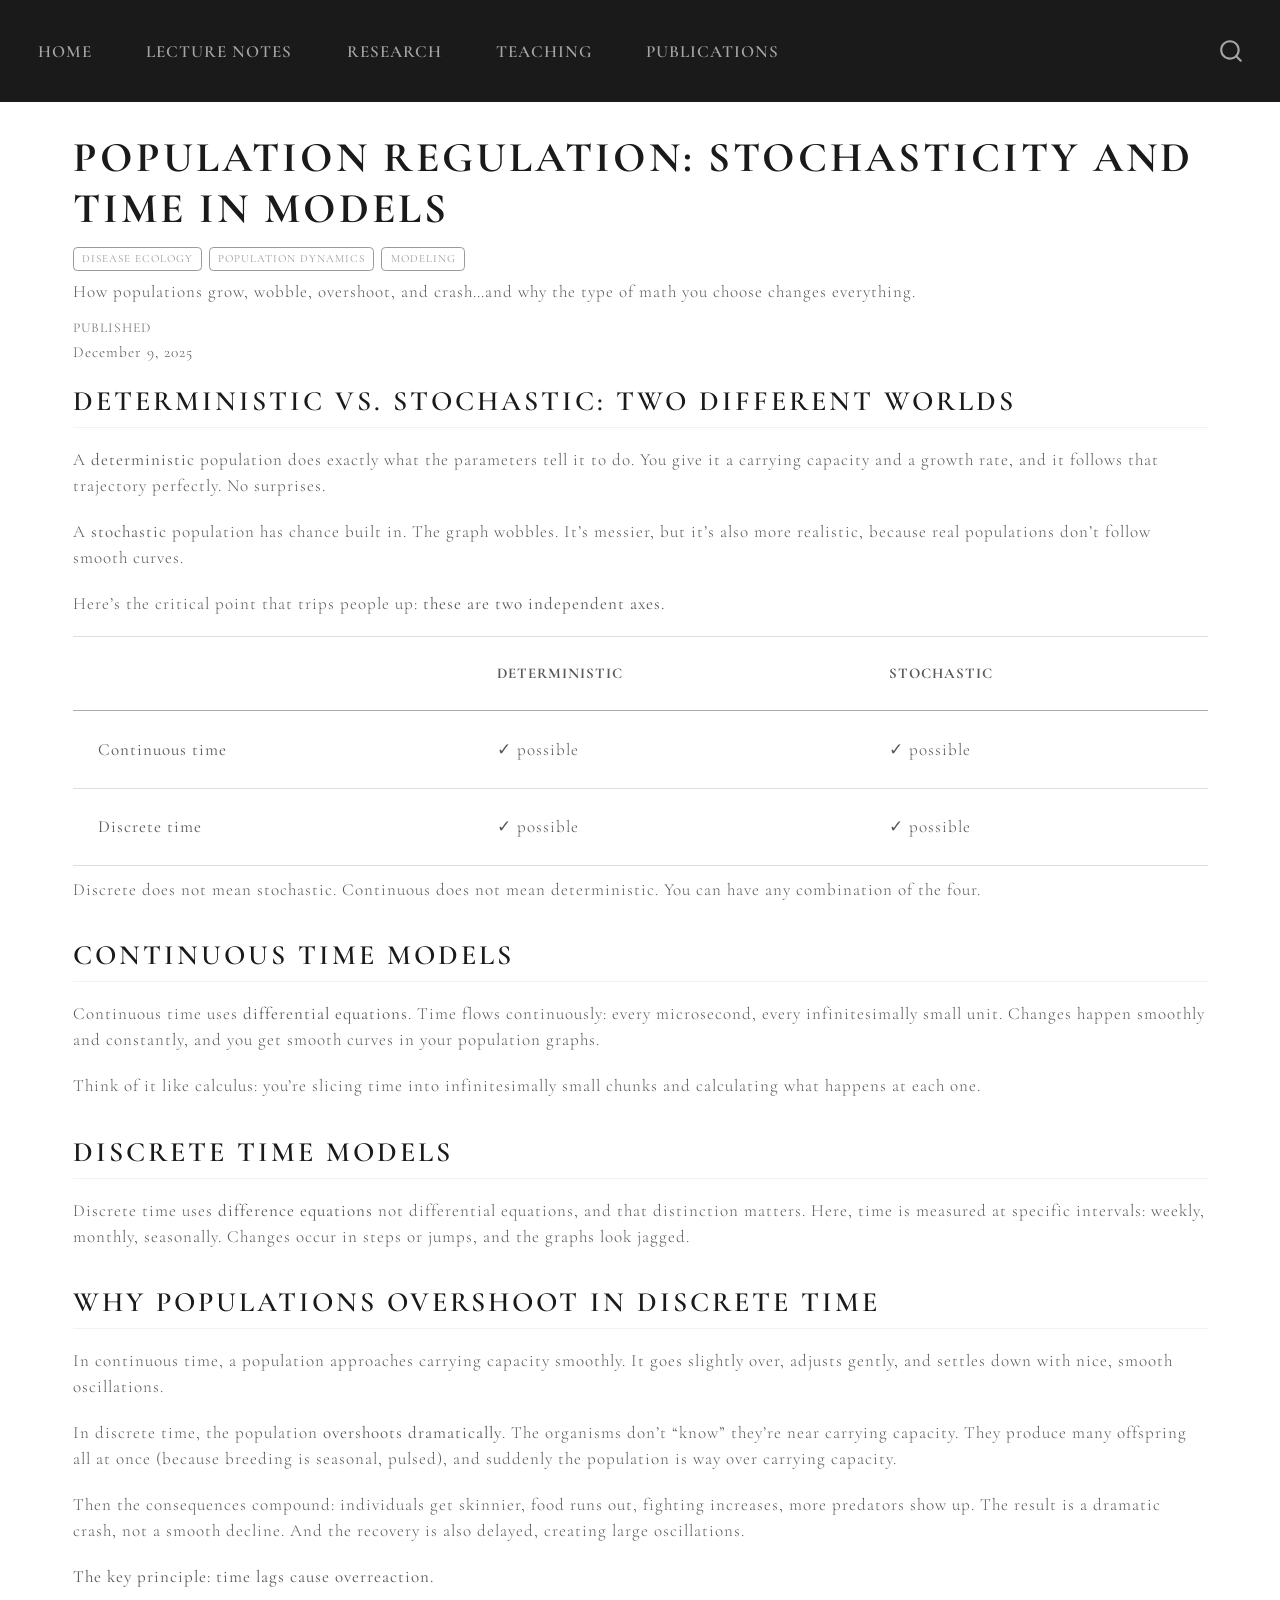
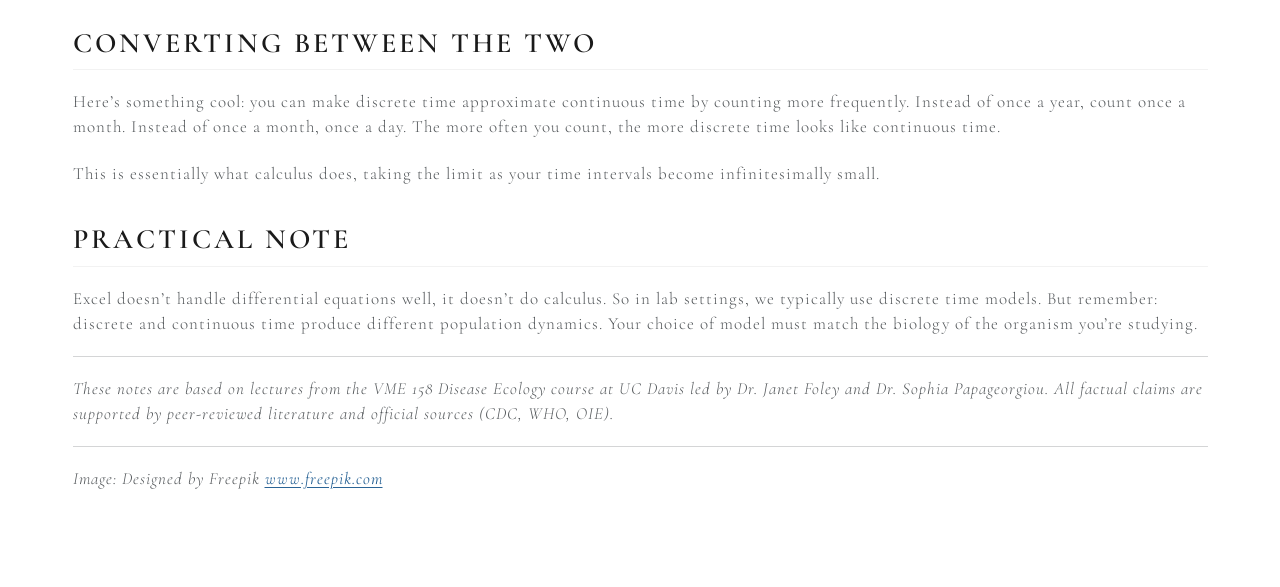
<file: docs/notes/population-regulation.html>
<!DOCTYPE html>
<html xmlns="http://www.w3.org/1999/xhtml" lang="en" xml:lang="en"><head>

<meta charset="utf-8">
<meta name="generator" content="quarto-1.9.37">

<meta name="viewport" content="width=device-width, initial-scale=1.0, user-scalable=yes">

<meta name="dcterms.date" content="2025-12-09">
<meta name="description" content="How populations grow, wobble, overshoot, and crash…and why the type of math you choose changes everything.">

<title>Population Regulation: Stochasticity and Time in Models</title>
<style>
/* Default styles provided by pandoc.
** See https://pandoc.org/MANUAL.html#variables-for-html for config info.
*/
code{white-space: pre-wrap;}
span.smallcaps{font-variant: small-caps;}
div.columns{display: flex; gap: min(4vw, 1.5em);}
div.column{flex: auto; overflow-x: auto;}
div.hanging-indent{margin-left: 1.5em; text-indent: -1.5em;}
ul.task-list{list-style: none;}
ul.task-list li input[type="checkbox"] {
  width: 0.8em;
  margin: 0 0.8em 0.2em -1em; /* quarto-specific, see https://github.com/quarto-dev/quarto-cli/issues/4556 */ 
  vertical-align: middle;
}
</style>


<script src="../site_libs/quarto-nav/quarto-nav.js"></script>
<script src="../site_libs/quarto-nav/headroom.min.js"></script>
<script src="../site_libs/clipboard/clipboard.min.js"></script>
<script src="../site_libs/quarto-search/autocomplete.umd.js"></script>
<script src="../site_libs/quarto-search/fuse.min.js"></script>
<script src="../site_libs/quarto-search/quarto-search.js"></script>
<meta name="quarto:offset" content="../">
<script src="../site_libs/quarto-html/quarto.js" type="module"></script>
<script src="../site_libs/quarto-html/tabsets/tabsets.js" type="module"></script>
<script src="../site_libs/quarto-html/popper.min.js"></script>
<script src="../site_libs/quarto-html/tippy.umd.min.js"></script>
<script src="../site_libs/quarto-html/anchor.min.js"></script>
<link href="../site_libs/quarto-html/tippy.css" rel="stylesheet">
<link href="../site_libs/quarto-html/quarto-syntax-highlighting-7f8f88aac4f3542376d5c11b86a4c14d.css" rel="stylesheet" id="quarto-text-highlighting-styles">
<script src="../site_libs/bootstrap/bootstrap.min.js"></script>
<link href="../site_libs/bootstrap/bootstrap-icons.css" rel="stylesheet">
<link href="../site_libs/bootstrap/bootstrap-ff6db9826b2d993648c24e5ed52e3772.min.css" rel="stylesheet" append-hash="true" id="quarto-bootstrap" data-mode="light">
<script id="quarto-search-options" type="application/json">{
  "location": "navbar",
  "copy-button": false,
  "collapse-after": 3,
  "panel-placement": "end",
  "type": "overlay",
  "limit": 50,
  "keyboard-shortcut": [
    "f",
    "/",
    "s"
  ],
  "show-item-context": false,
  "language": {
    "search-no-results-text": "No results",
    "search-matching-documents-text": "matching documents",
    "search-copy-link-title": "Copy link to search",
    "search-hide-matches-text": "Hide additional matches",
    "search-more-match-text": "more match in this document",
    "search-more-matches-text": "more matches in this document",
    "search-clear-button-title": "Clear",
    "search-text-placeholder": "",
    "search-detached-cancel-button-title": "Cancel",
    "search-submit-button-title": "Submit",
    "search-label": "Search"
  }
}</script>


<link rel="stylesheet" href="../styles.css">
</head>

<body class="nav-fixed quarto-light">

<div id="quarto-search-results"></div>
  <header id="quarto-header" class="headroom fixed-top">
    <nav class="navbar navbar-expand-lg " data-bs-theme="dark">
      <div class="navbar-container container-fluid">
            <div id="quarto-search" class="" title="Search"></div>
          <button class="navbar-toggler" type="button" data-bs-toggle="collapse" data-bs-target="#navbarCollapse" aria-controls="navbarCollapse" role="menu" aria-expanded="false" aria-label="Toggle navigation" onclick="if (window.quartoToggleHeadroom) { window.quartoToggleHeadroom(); }">
  <span class="navbar-toggler-icon"></span>
</button>
          <div class="collapse navbar-collapse" id="navbarCollapse">
            <ul class="navbar-nav navbar-nav-scroll me-auto">
  <li class="nav-item">
    <a class="nav-link" href="../index.html"> 
<span class="menu-text">Home</span></a>
  </li>  
  <li class="nav-item">
    <a class="nav-link" href="../lecture-notes.html"> 
<span class="menu-text">Lecture Notes</span></a>
  </li>  
  <li class="nav-item">
    <a class="nav-link" href="../research.html"> 
<span class="menu-text">Research</span></a>
  </li>  
  <li class="nav-item">
    <a class="nav-link" href="../teaching.html"> 
<span class="menu-text">Teaching</span></a>
  </li>  
  <li class="nav-item">
    <a class="nav-link" href="../publications.html"> 
<span class="menu-text">Publications</span></a>
  </li>  
</ul>
          </div> <!-- /navcollapse -->
            <div class="quarto-navbar-tools">
</div>
      </div> <!-- /container-fluid -->
    </nav>
</header>
<!-- content -->
<div id="quarto-content" class="quarto-container page-columns page-rows-contents page-layout-full page-navbar">
<!-- sidebar -->
<!-- margin-sidebar -->
    
<!-- main -->
<main class="content column-page" id="quarto-document-content">

<header id="title-block-header" class="quarto-title-block default">
<div class="quarto-title">
<h1 class="title">Population Regulation: Stochasticity and Time in Models</h1>
  <div class="quarto-categories">
    <div class="quarto-category">Disease Ecology</div>
    <div class="quarto-category">Population Dynamics</div>
    <div class="quarto-category">Modeling</div>
  </div>
  </div>

<div>
  <div class="description">
    How populations grow, wobble, overshoot, and crash…and why the type of math you choose changes everything.
  </div>
</div>


<div class="quarto-title-meta column-page">

    
    <div>
    <div class="quarto-title-meta-heading">Published</div>
    <div class="quarto-title-meta-contents">
      <p class="date">December 9, 2025</p>
    </div>
  </div>
  
    
  </div>
  


</header>


<section id="deterministic-vs.-stochastic-two-different-worlds" class="level2">
<h2 class="anchored" data-anchor-id="deterministic-vs.-stochastic-two-different-worlds">Deterministic vs.&nbsp;Stochastic: Two Different Worlds</h2>
<p>A <strong>deterministic</strong> population does exactly what the parameters tell it to do. You give it a carrying capacity and a growth rate, and it follows that trajectory perfectly. No surprises.</p>
<p>A <strong>stochastic</strong> population has chance built in. The graph wobbles. It’s messier, but it’s also more realistic, because real populations don’t follow smooth curves.</p>
<p>Here’s the critical point that trips people up: <strong>these are two independent axes.</strong></p>
<table class="caption-top table">
<thead>
<tr class="header">
<th></th>
<th>Deterministic</th>
<th>Stochastic</th>
</tr>
</thead>
<tbody>
<tr class="odd">
<td><strong>Continuous time</strong></td>
<td>✓ possible</td>
<td>✓ possible</td>
</tr>
<tr class="even">
<td><strong>Discrete time</strong></td>
<td>✓ possible</td>
<td>✓ possible</td>
</tr>
</tbody>
</table>
<p>Discrete does not mean stochastic. Continuous does not mean deterministic. You can have any combination of the four.</p>
</section>
<section id="continuous-time-models" class="level2">
<h2 class="anchored" data-anchor-id="continuous-time-models">Continuous Time Models</h2>
<p>Continuous time uses <strong>differential equations</strong>. Time flows continuously: every microsecond, every infinitesimally small unit. Changes happen smoothly and constantly, and you get smooth curves in your population graphs.</p>
<p>Think of it like calculus: you’re slicing time into infinitesimally small chunks and calculating what happens at each one.</p>
</section>
<section id="discrete-time-models" class="level2">
<h2 class="anchored" data-anchor-id="discrete-time-models">Discrete Time Models</h2>
<p>Discrete time uses <strong>difference equations</strong> not differential equations, and that distinction matters. Here, time is measured at specific intervals: weekly, monthly, seasonally. Changes occur in steps or jumps, and the graphs look jagged.</p>
</section>
<section id="why-populations-overshoot-in-discrete-time" class="level2">
<h2 class="anchored" data-anchor-id="why-populations-overshoot-in-discrete-time">Why Populations Overshoot in Discrete Time</h2>
<p>In continuous time, a population approaches carrying capacity smoothly. It goes slightly over, adjusts gently, and settles down with nice, smooth oscillations.</p>
<p>In discrete time, the population <strong>overshoots dramatically</strong>. The organisms don’t “know” they’re near carrying capacity. They produce many offspring all at once (because breeding is seasonal, pulsed), and suddenly the population is way over carrying capacity.</p>
<p>Then the consequences compound: individuals get skinnier, food runs out, fighting increases, more predators show up. The result is a dramatic crash, not a smooth decline. And the recovery is also delayed, creating large oscillations.</p>
<p><strong>The key principle: time lags cause overreaction.</strong></p>
</section>
<section id="converting-between-the-two" class="level2">
<h2 class="anchored" data-anchor-id="converting-between-the-two">Converting Between the Two</h2>
<p>Here’s something cool: you can make discrete time approximate continuous time by counting more frequently. Instead of once a year, count once a month. Instead of once a month, once a day. The more often you count, the more discrete time looks like continuous time.</p>
<p>This is essentially what calculus does, taking the limit as your time intervals become infinitesimally small.</p>
</section>
<section id="practical-note" class="level2">
<h2 class="anchored" data-anchor-id="practical-note">Practical Note</h2>
<p>Excel doesn’t handle differential equations well, it doesn’t do calculus. So in lab settings, we typically use discrete time models. But remember: discrete and continuous time produce different population dynamics. Your choice of model must match the biology of the organism you’re studying.</p>
<hr>
<p><em>These notes are based on lectures from the VME 158 Disease Ecology course at UC Davis led by Dr.&nbsp;Janet Foley and Dr.&nbsp;Sophia Papageorgiou. All factual claims are supported by peer-reviewed literature and official sources (CDC, WHO, OIE).</em></p>
<hr>
<p><em>Image: Designed by Freepik <a href="https://www.freepik.com" target="_blank">www.freepik.com</a></em></p>


</section>

</main> <!-- /main -->
<script id="quarto-html-after-body" type="application/javascript">
  window.document.addEventListener("DOMContentLoaded", function (event) {
    const icon = "";
    const anchorJS = new window.AnchorJS();
    anchorJS.options = {
      placement: 'right',
      icon: icon
    };
    anchorJS.add('.anchored');
    const isCodeAnnotation = (el) => {
      for (const clz of el.classList) {
        if (clz.startsWith('code-annotation-')) {                     
          return true;
        }
      }
      return false;
    }
    const onCopySuccess = function(e) {
      // button target
      const button = e.trigger;
      // don't keep focus
      button.blur();
      // flash "checked"
      button.classList.add('code-copy-button-checked');
      var currentTitle = button.getAttribute("title");
      button.setAttribute("title", "Copied!");
      let tooltip;
      if (window.bootstrap) {
        button.setAttribute("data-bs-toggle", "tooltip");
        button.setAttribute("data-bs-placement", "left");
        button.setAttribute("data-bs-title", "Copied!");
        tooltip = new bootstrap.Tooltip(button, 
          { trigger: "manual", 
            customClass: "code-copy-button-tooltip",
            offset: [0, -8]});
        tooltip.show();    
      }
      setTimeout(function() {
        if (tooltip) {
          tooltip.hide();
          button.removeAttribute("data-bs-title");
          button.removeAttribute("data-bs-toggle");
          button.removeAttribute("data-bs-placement");
        }
        button.setAttribute("title", currentTitle);
        button.classList.remove('code-copy-button-checked');
      }, 1000);
      // clear code selection
      e.clearSelection();
    }
    const getTextToCopy = function(trigger) {
      const outerScaffold = trigger.parentElement.cloneNode(true);
      const codeEl = outerScaffold.querySelector('code');
      for (const childEl of codeEl.children) {
        if (isCodeAnnotation(childEl)) {
          childEl.remove();
        }
      }
      return codeEl.innerText;
    }
    const clipboard = new window.ClipboardJS('.code-copy-button:not([data-in-quarto-modal])', {
      text: getTextToCopy
    });
    clipboard.on('success', onCopySuccess);
    if (window.document.getElementById('quarto-embedded-source-code-modal')) {
      const clipboardModal = new window.ClipboardJS('.code-copy-button[data-in-quarto-modal]', {
        text: getTextToCopy,
        container: window.document.getElementById('quarto-embedded-source-code-modal')
      });
      clipboardModal.on('success', onCopySuccess);
    }
      var localhostRegex = new RegExp(/^(?:http|https):\/\/localhost\:?[0-9]*\//);
      var mailtoRegex = new RegExp(/^mailto:/);
        var filterRegex = new RegExp('/' + window.location.host + '/');
      var isInternal = (href) => {
          return filterRegex.test(href) || localhostRegex.test(href) || mailtoRegex.test(href);
      }
      // Inspect non-navigation links and adorn them if external
     var links = window.document.querySelectorAll('a[href]:not(.nav-link):not(.navbar-brand):not(.toc-action):not(.sidebar-link):not(.sidebar-item-toggle):not(.pagination-link):not(.no-external):not([aria-hidden]):not(.dropdown-item):not(.quarto-navigation-tool):not(.about-link)');
      for (var i=0; i<links.length; i++) {
        const link = links[i];
        if (!isInternal(link.href)) {
          // undo the damage that might have been done by quarto-nav.js in the case of
          // links that we want to consider external
          if (link.dataset.originalHref !== undefined) {
            link.href = link.dataset.originalHref;
          }
        }
      }
    function tippyHover(el, contentFn, onTriggerFn, onUntriggerFn) {
      const config = {
        allowHTML: true,
        maxWidth: 500,
        delay: 100,
        arrow: false,
        appendTo: function(el) {
            return el.parentElement;
        },
        interactive: true,
        interactiveBorder: 10,
        theme: 'quarto',
        placement: 'bottom-start',
      };
      if (contentFn) {
        config.content = contentFn;
      }
      if (onTriggerFn) {
        config.onTrigger = onTriggerFn;
      }
      if (onUntriggerFn) {
        config.onUntrigger = onUntriggerFn;
      }
      window.tippy(el, config); 
    }
    const noterefs = window.document.querySelectorAll('a[role="doc-noteref"]');
    for (var i=0; i<noterefs.length; i++) {
      const ref = noterefs[i];
      tippyHover(ref, function() {
        // use id or data attribute instead here
        let href = ref.getAttribute('data-footnote-href') || ref.getAttribute('href');
        try { href = new URL(href).hash; } catch {}
        const id = href.replace(/^#\/?/, "");
        const note = window.document.getElementById(id);
        if (note) {
          return note.innerHTML;
        } else {
          return "";
        }
      });
    }
    const xrefs = window.document.querySelectorAll('a.quarto-xref');
    const processXRef = (id, note) => {
      // Strip column container classes
      const stripColumnClz = (el) => {
        el.classList.remove("page-full", "page-columns");
        if (el.children) {
          for (const child of el.children) {
            stripColumnClz(child);
          }
        }
      }
      stripColumnClz(note)
      if (id === null || id.startsWith('sec-')) {
        // Special case sections, only their first couple elements
        const container = document.createElement("div");
        if (note.children && note.children.length > 2) {
          container.appendChild(note.children[0].cloneNode(true));
          for (let i = 1; i < note.children.length; i++) {
            const child = note.children[i];
            if (child.tagName === "P" && child.innerText === "") {
              continue;
            } else {
              container.appendChild(child.cloneNode(true));
              break;
            }
          }
          if (window.Quarto?.typesetMath) {
            window.Quarto.typesetMath(container);
          }
          return container.innerHTML
        } else {
          if (window.Quarto?.typesetMath) {
            window.Quarto.typesetMath(note);
          }
          return note.innerHTML;
        }
      } else {
        // Remove any anchor links if they are present
        const anchorLink = note.querySelector('a.anchorjs-link');
        if (anchorLink) {
          anchorLink.remove();
        }
        if (window.Quarto?.typesetMath) {
          window.Quarto.typesetMath(note);
        }
        if (note.classList.contains("callout")) {
          return note.outerHTML;
        } else {
          return note.innerHTML;
        }
      }
    }
    for (var i=0; i<xrefs.length; i++) {
      const xref = xrefs[i];
      tippyHover(xref, undefined, function(instance) {
        instance.disable();
        let url = xref.getAttribute('href');
        let hash = undefined; 
        if (url.startsWith('#')) {
          hash = url;
        } else {
          try { hash = new URL(url).hash; } catch {}
        }
        if (hash) {
          const id = hash.replace(/^#\/?/, "");
          const note = window.document.getElementById(id);
          if (note !== null) {
            try {
              const html = processXRef(id, note.cloneNode(true));
              instance.setContent(html);
            } finally {
              instance.enable();
              instance.show();
            }
          } else {
            // See if we can fetch this
            fetch(url.split('#')[0])
            .then(res => res.text())
            .then(html => {
              const parser = new DOMParser();
              const htmlDoc = parser.parseFromString(html, "text/html");
              const note = htmlDoc.getElementById(id);
              if (note !== null) {
                const html = processXRef(id, note);
                instance.setContent(html);
              } 
            }).finally(() => {
              instance.enable();
              instance.show();
            });
          }
        } else {
          // See if we can fetch a full url (with no hash to target)
          // This is a special case and we should probably do some content thinning / targeting
          fetch(url)
          .then(res => res.text())
          .then(html => {
            const parser = new DOMParser();
            const htmlDoc = parser.parseFromString(html, "text/html");
            const note = htmlDoc.querySelector('main.content');
            if (note !== null) {
              // This should only happen for chapter cross references
              // (since there is no id in the URL)
              // remove the first header
              if (note.children.length > 0 && note.children[0].tagName === "HEADER") {
                note.children[0].remove();
              }
              const html = processXRef(null, note);
              instance.setContent(html);
            } 
          }).finally(() => {
            instance.enable();
            instance.show();
          });
        }
      }, function(instance) {
      });
    }
        let selectedAnnoteEl;
        const selectorForAnnotation = ( cell, annotation) => {
          let cellAttr = 'data-code-cell="' + cell + '"';
          let lineAttr = 'data-code-annotation="' +  annotation + '"';
          const selector = 'span[' + cellAttr + '][' + lineAttr + ']';
          return selector;
        }
        const selectCodeLines = (annoteEl) => {
          const doc = window.document;
          const targetCell = annoteEl.getAttribute("data-target-cell");
          const targetAnnotation = annoteEl.getAttribute("data-target-annotation");
          const annoteSpan = window.document.querySelector(selectorForAnnotation(targetCell, targetAnnotation));
          const lines = annoteSpan.getAttribute("data-code-lines").split(",");
          const lineIds = lines.map((line) => {
            return targetCell + "-" + line;
          })
          let top = null;
          let height = null;
          let parent = null;
          if (lineIds.length > 0) {
              //compute the position of the single el (top and bottom and make a div)
              const el = window.document.getElementById(lineIds[0]);
              top = el.offsetTop;
              height = el.offsetHeight;
              parent = el.parentElement.parentElement;
            if (lineIds.length > 1) {
              const lastEl = window.document.getElementById(lineIds[lineIds.length - 1]);
              const bottom = lastEl.offsetTop + lastEl.offsetHeight;
              height = bottom - top;
            }
            if (top !== null && height !== null && parent !== null) {
              // cook up a div (if necessary) and position it 
              let div = window.document.getElementById("code-annotation-line-highlight");
              if (div === null) {
                div = window.document.createElement("div");
                div.setAttribute("id", "code-annotation-line-highlight");
                div.style.position = 'absolute';
                parent.appendChild(div);
              }
              div.style.top = top - 2 + "px";
              div.style.height = height + 4 + "px";
              div.style.left = 0;
              let gutterDiv = window.document.getElementById("code-annotation-line-highlight-gutter");
              if (gutterDiv === null) {
                gutterDiv = window.document.createElement("div");
                gutterDiv.setAttribute("id", "code-annotation-line-highlight-gutter");
                gutterDiv.style.position = 'absolute';
                const codeCell = window.document.getElementById(targetCell);
                const gutter = codeCell.querySelector('.code-annotation-gutter');
                gutter.appendChild(gutterDiv);
              }
              gutterDiv.style.top = top - 2 + "px";
              gutterDiv.style.height = height + 4 + "px";
            }
            selectedAnnoteEl = annoteEl;
          }
        };
        const unselectCodeLines = () => {
          const elementsIds = ["code-annotation-line-highlight", "code-annotation-line-highlight-gutter"];
          elementsIds.forEach((elId) => {
            const div = window.document.getElementById(elId);
            if (div) {
              div.remove();
            }
          });
          selectedAnnoteEl = undefined;
        };
          // Handle positioning of the toggle
      window.addEventListener(
        "resize",
        throttle(() => {
          elRect = undefined;
          if (selectedAnnoteEl) {
            selectCodeLines(selectedAnnoteEl);
          }
        }, 10)
      );
      function throttle(fn, ms) {
      let throttle = false;
      let timer;
        return (...args) => {
          if(!throttle) { // first call gets through
              fn.apply(this, args);
              throttle = true;
          } else { // all the others get throttled
              if(timer) clearTimeout(timer); // cancel #2
              timer = setTimeout(() => {
                fn.apply(this, args);
                timer = throttle = false;
              }, ms);
          }
        };
      }
        // Attach click handler to the DT
        const annoteDls = window.document.querySelectorAll('dt[data-target-cell]');
        for (const annoteDlNode of annoteDls) {
          annoteDlNode.addEventListener('click', (event) => {
            const clickedEl = event.target;
            if (clickedEl !== selectedAnnoteEl) {
              unselectCodeLines();
              const activeEl = window.document.querySelector('dt[data-target-cell].code-annotation-active');
              if (activeEl) {
                activeEl.classList.remove('code-annotation-active');
              }
              selectCodeLines(clickedEl);
              clickedEl.classList.add('code-annotation-active');
            } else {
              // Unselect the line
              unselectCodeLines();
              clickedEl.classList.remove('code-annotation-active');
            }
          });
        }
    const findCites = (el) => {
      const parentEl = el.parentElement;
      if (parentEl) {
        const cites = parentEl.dataset.cites;
        if (cites) {
          return {
            el,
            cites: cites.split(' ')
          };
        } else {
          return findCites(el.parentElement)
        }
      } else {
        return undefined;
      }
    };
    var bibliorefs = window.document.querySelectorAll('a[role="doc-biblioref"]');
    for (var i=0; i<bibliorefs.length; i++) {
      const ref = bibliorefs[i];
      const citeInfo = findCites(ref);
      if (citeInfo) {
        tippyHover(citeInfo.el, function() {
          var popup = window.document.createElement('div');
          citeInfo.cites.forEach(function(cite) {
            var citeDiv = window.document.createElement('div');
            citeDiv.classList.add('hanging-indent');
            citeDiv.classList.add('csl-entry');
            var biblioDiv = window.document.getElementById('ref-' + cite);
            if (biblioDiv) {
              citeDiv.innerHTML = biblioDiv.innerHTML;
            }
            popup.appendChild(citeDiv);
          });
          return popup.innerHTML;
        });
      }
    }
  });
  </script>
</div> <!-- /content -->




</body></html>
</file>
<file: docs/site_libs/quarto-html/tippy.css>
.tippy-box[data-animation=fade][data-state=hidden]{opacity:0}[data-tippy-root]{max-width:calc(100vw - 10px)}.tippy-box{position:relative;background-color:#333;color:#fff;border-radius:4px;font-size:14px;line-height:1.4;white-space:normal;outline:0;transition-property:transform,visibility,opacity}.tippy-box[data-placement^=top]>.tippy-arrow{bottom:0}.tippy-box[data-placement^=top]>.tippy-arrow:before{bottom:-7px;left:0;border-width:8px 8px 0;border-top-color:initial;transform-origin:center top}.tippy-box[data-placement^=bottom]>.tippy-arrow{top:0}.tippy-box[data-placement^=bottom]>.tippy-arrow:before{top:-7px;left:0;border-width:0 8px 8px;border-bottom-color:initial;transform-origin:center bottom}.tippy-box[data-placement^=left]>.tippy-arrow{right:0}.tippy-box[data-placement^=left]>.tippy-arrow:before{border-width:8px 0 8px 8px;border-left-color:initial;right:-7px;transform-origin:center left}.tippy-box[data-placement^=right]>.tippy-arrow{left:0}.tippy-box[data-placement^=right]>.tippy-arrow:before{left:-7px;border-width:8px 8px 8px 0;border-right-color:initial;transform-origin:center right}.tippy-box[data-inertia][data-state=visible]{transition-timing-function:cubic-bezier(.54,1.5,.38,1.11)}.tippy-arrow{width:16px;height:16px;color:#333}.tippy-arrow:before{content:"";position:absolute;border-color:transparent;border-style:solid}.tippy-content{position:relative;padding:5px 9px;z-index:1}
</file>
<file: docs/site_libs/quarto-html/quarto-syntax-highlighting-7f8f88aac4f3542376d5c11b86a4c14d.css>
/* quarto syntax highlight colors */
:root {
  --quarto-hl-ot-color: #003B4F;
  --quarto-hl-at-color: #657422;
  --quarto-hl-ss-color: #20794D;
  --quarto-hl-an-color: #5E5E5E;
  --quarto-hl-fu-color: #4758AB;
  --quarto-hl-st-color: #20794D;
  --quarto-hl-cf-color: #003B4F;
  --quarto-hl-op-color: #5E5E5E;
  --quarto-hl-er-color: #AD0000;
  --quarto-hl-bn-color: #AD0000;
  --quarto-hl-al-color: #AD0000;
  --quarto-hl-va-color: #111111;
  --quarto-hl-bu-color: inherit;
  --quarto-hl-ex-color: inherit;
  --quarto-hl-pp-color: #AD0000;
  --quarto-hl-in-color: #5E5E5E;
  --quarto-hl-vs-color: #20794D;
  --quarto-hl-wa-color: #5E5E5E;
  --quarto-hl-do-color: #5E5E5E;
  --quarto-hl-im-color: #00769E;
  --quarto-hl-ch-color: #20794D;
  --quarto-hl-dt-color: #AD0000;
  --quarto-hl-fl-color: #AD0000;
  --quarto-hl-co-color: #5E5E5E;
  --quarto-hl-cv-color: #5E5E5E;
  --quarto-hl-cn-color: #8f5902;
  --quarto-hl-sc-color: #5E5E5E;
  --quarto-hl-dv-color: #AD0000;
  --quarto-hl-kw-color: #003B4F;
}

/* other quarto variables */
:root {
  --quarto-font-monospace: SFMono-Regular, Menlo, Monaco, Consolas, "Liberation Mono", "Courier New", monospace;
}

/* syntax highlight based on Pandoc's rules */
pre > code.sourceCode > span {
  color: #003B4F;
}

code.sourceCode > span {
  color: #003B4F;
}

div.sourceCode,
div.sourceCode pre.sourceCode {
  color: #003B4F;
}

/* Normal */
code span {
  color: #003B4F;
}

/* Alert */
code span.al {
  color: #AD0000;
  font-style: inherit;
}

/* Annotation */
code span.an {
  color: #5E5E5E;
  font-style: inherit;
}

/* Attribute */
code span.at {
  color: #657422;
  font-style: inherit;
}

/* BaseN */
code span.bn {
  color: #AD0000;
  font-style: inherit;
}

/* BuiltIn */
code span.bu {
  font-style: inherit;
}

/* ControlFlow */
code span.cf {
  color: #003B4F;
  font-weight: bold;
  font-style: inherit;
}

/* Char */
code span.ch {
  color: #20794D;
  font-style: inherit;
}

/* Constant */
code span.cn {
  color: #8f5902;
  font-style: inherit;
}

/* Comment */
code span.co {
  color: #5E5E5E;
  font-style: inherit;
}

/* CommentVar */
code span.cv {
  color: #5E5E5E;
  font-style: italic;
}

/* Documentation */
code span.do {
  color: #5E5E5E;
  font-style: italic;
}

/* DataType */
code span.dt {
  color: #AD0000;
  font-style: inherit;
}

/* DecVal */
code span.dv {
  color: #AD0000;
  font-style: inherit;
}

/* Error */
code span.er {
  color: #AD0000;
  font-style: inherit;
}

/* Extension */
code span.ex {
  font-style: inherit;
}

/* Float */
code span.fl {
  color: #AD0000;
  font-style: inherit;
}

/* Function */
code span.fu {
  color: #4758AB;
  font-style: inherit;
}

/* Import */
code span.im {
  color: #00769E;
  font-style: inherit;
}

/* Information */
code span.in {
  color: #5E5E5E;
  font-style: inherit;
}

/* Keyword */
code span.kw {
  color: #003B4F;
  font-weight: bold;
  font-style: inherit;
}

/* Operator */
code span.op {
  color: #5E5E5E;
  font-style: inherit;
}

/* Other */
code span.ot {
  color: #003B4F;
  font-style: inherit;
}

/* Preprocessor */
code span.pp {
  color: #AD0000;
  font-style: inherit;
}

/* SpecialChar */
code span.sc {
  color: #5E5E5E;
  font-style: inherit;
}

/* SpecialString */
code span.ss {
  color: #20794D;
  font-style: inherit;
}

/* String */
code span.st {
  color: #20794D;
  font-style: inherit;
}

/* Variable */
code span.va {
  color: #111111;
  font-style: inherit;
}

/* VerbatimString */
code span.vs {
  color: #20794D;
  font-style: inherit;
}

/* Warning */
code span.wa {
  color: #5E5E5E;
  font-style: italic;
}

.prevent-inlining {
  content: "</";
}

/*# sourceMappingURL=789ad8cd35626ba772517505b42a116e.css.map */
</file>
<file: docs/site_libs/quarto-contrib/academicons-1.9.4/all.css>
/*
 *  Academicons 1.9.4 by James Walsh (https://github.com/jpswalsh) and Katja Bercic (https://github.com/katjabercic)
 *  Fonts generated using FontForge - https://fontforge.org
 *  Square icons designed to be used alongside Font Awesome square icons - https://fortawesome.github.io/Font-Awesome/
 *  Licenses - Font: SIL OFL 1.1, CSS: MIT License
 */
@font-face {
  font-family: 'Academicons';
  font-style: normal;
  font-weight: 400;
  font-display: block;
  src: url('1e21o67/academicons.eot');
  src: url('1e21o67/academicons.eot') format('embedded-opentype'),
    url('1e21o67/academicons.ttf') format('truetype'),
    url('1e21o67/academicons.woff') format('woff'),
    url('1e21o67/academicons.svg') format('svg');
}

.ai {
  font-family: 'Academicons';
  font-weight: 400;
  -moz-osx-font-smoothing: grayscale;
  -webkit-font-smoothing: antialiased;
  display: inline-block;
  font-style: normal;
  font-variant: normal;
  text-rendering: auto;
  line-height: 1;
}

.ai-academia:before {
  content: "\e9af";
}

.ai-academia-square:before {
  content: "\e93d";
}

.ai-acclaim:before {
  content: "\e92e";
}

.ai-acclaim-square:before {
  content: "\e93a";
}

.ai-acm:before {
  content: "\e93c";
}

.ai-acm-square:before {
  content: "\e95d";
}

.ai-acmdl:before {
  content: "\e96a";
}

.ai-acmdl-square:before {
  content: "\e9d3";
}

.ai-ads:before {
  content: "\e9cb";
}

.ai-ads-square:before {
  content: "\e94a";
}

.ai-africarxiv:before {
  content: "\e91b";
}

.ai-africarxiv-square:before {
  content: "\e90b";
}

.ai-archive:before {
  content: "\e955";
}

.ai-archive-square:before {
  content: "\e956";
}

.ai-arxiv:before {
  content: "\e974";
}

.ai-arxiv-square:before {
  content: "\e9a6";
}

.ai-biorxiv:before {
  content: "\e9a2";
}

.ai-biorxiv-square:before {
  content: "\e98b";
}

.ai-ceur:before {
  content: "\e96d";
}

.ai-ceur-square:before {
  content: "\e92f";
}

.ai-ciencia-vitae:before {
  content: "\e912";
}

.ai-ciencia-vitae-square:before {
  content: "\e913";
}

.ai-clarivate:before {
  content: "\e924";
}

.ai-clarivate-square:before {
  content: "\e925";
}

.ai-closed-access:before {
  content: "\e942";
}

.ai-closed-access-square:before {
  content: "\e943";
}

.ai-conversation:before {
  content: "\e94c";
}

.ai-conversation-square:before {
  content: "\e915";
}

.ai-coursera:before {
  content: "\e95f";
}

.ai-coursera-square:before {
  content: "\e97f";
}

.ai-crossref:before {
  content: "\e918";
}

.ai-crossref-square:before {
  content: "\e919";
}

.ai-cv:before {
  content: "\e9a5";
}

.ai-cv-square:before {
  content: "\e90a";
}

.ai-datacite:before {
  content: "\e91c";
}

.ai-datacite-square:before {
  content: "\e91d";
}

.ai-dataverse:before {
  content: "\e9f7";
}

.ai-dataverse-square:before {
  content: "\e9e4";
}

.ai-dblp:before {
  content: "\e94f";
}

.ai-dblp-square:before {
  content: "\e93f";
}

.ai-depsy:before {
  content: "\e97a";
}

.ai-depsy-square:before {
  content: "\e94b";
}

.ai-doi:before {
  content: "\e97e";
}

.ai-doi-square:before {
  content: "\e98f";
}

.ai-dryad:before {
  content: "\e97c";
}

.ai-dryad-square:before {
  content: "\e98c";
}

.ai-elsevier:before {
  content: "\e961";
}

.ai-elsevier-square:before {
  content: "\e910";
}

.ai-figshare:before {
  content: "\e981";
}

.ai-figshare-square:before {
  content: "\e9e7";
}

.ai-google-scholar:before {
  content: "\e9d4";
}

.ai-google-scholar-square:before {
  content: "\e9f9";
}

.ai-hal:before {
  content: "\e92c";
}

.ai-hal-square:before {
  content: "\e92d";
}

.ai-hypothesis:before {
  content: "\e95a";
}

.ai-hypothesis-square:before {
  content: "\e95b";
}

.ai-ideas-repec:before {
  content: "\e9ed";
}

.ai-ideas-repec-square:before {
  content: "\e9f8";
}

.ai-ieee:before {
  content: "\e929";
}

.ai-ieee-square:before {
  content: "\e9b9";
}

.ai-impactstory:before {
  content: "\e9cf";
}

.ai-impactstory-square:before {
  content: "\e9aa";
}

.ai-inaturalist:before {
  content: "\e900";
}

.ai-inaturalist-square:before {
  content: "\e901";
}

.ai-inpn:before {
  content: "\e902";
}

.ai-inpn-square:before {
  content: "\e903";
}

.ai-inspire:before {
  content: "\e9e9";
}

.ai-inspire-square:before {
  content: "\e9fe";
}

.ai-isidore:before {
  content: "\e936";
}

.ai-isidore-square:before {
  content: "\e954";
}

.ai-isni:before {
  content: "\e957";
}

.ai-isni-square:before {
  content: "\e958";
}

.ai-jstor:before {
  content: "\e938";
}

.ai-jstor-square:before {
  content: "\e944";
}

.ai-lattes:before {
  content: "\e9b3";
}

.ai-lattes-square:before {
  content: "\e99c";
}

.ai-mathoverflow:before {
  content: "\e9f6";
}

.ai-mathoverflow-square:before {
  content: "\e97b";
}

.ai-mendeley:before {
  content: "\e9f0";
}

.ai-mendeley-square:before {
  content: "\e9f3";
}

.ai-moodle:before {
  content: "\e907";
}

.ai-moodle-square:before {
  content: "\e908";
}

.ai-mtmt:before {
  content: "\e950";
}

.ai-mtmt-square:before {
  content: "\e951";
}

.ai-nakala:before {
  content: "\e940";
}

.ai-nakala-square:before {
  content: "\e941";
}

.ai-obp:before {
  content: "\e92a";
}

.ai-obp-square:before {
  content: "\e92b";
}

.ai-open-access:before {
  content: "\e939";
}

.ai-open-access-square:before {
  content: "\e9f4";
}

.ai-open-data:before {
  content: "\e966";
}

.ai-open-data-square:before {
  content: "\e967";
}

.ai-open-materials:before {
  content: "\e968";
}

.ai-open-materials-square:before {
  content: "\e969";
}

.ai-openedition:before {
  content: "\e946";
}

.ai-openedition-square:before {
  content: "\e947";
}

.ai-orcid:before {
  content: "\e9d9";
}

.ai-orcid-square:before {
  content: "\e9c3";
}

.ai-osf:before {
  content: "\e9ef";
}

.ai-osf-square:before {
  content: "\e931";
}

.ai-overleaf:before {
  content: "\e914";
}

.ai-overleaf-square:before {
  content: "\e98d";
}

.ai-philpapers:before {
  content: "\e98a";
}

.ai-philpapers-square:before {
  content: "\e96f";
}

.ai-piazza:before {
  content: "\e99a";
}

.ai-piazza-square:before {
  content: "\e90c";
}

.ai-preregistered:before {
  content: "\e906";
}

.ai-preregistered-square:before {
  content: "\e96b";
}

.ai-protocols:before {
  content: "\e952";
}

.ai-protocols-square:before {
  content: "\e953";
}

.ai-psyarxiv:before {
  content: "\e90e";
}

.ai-psyarxiv-square:before {
  content: "\e90f";
}

.ai-publons:before {
  content: "\e937";
}

.ai-publons-square:before {
  content: "\e94e";
}

.ai-pubmed:before {
  content: "\e99f";
}

.ai-pubmed-square:before {
  content: "\e97d";
}

.ai-pubpeer:before {
  content: "\e922";
}

.ai-pubpeer-square:before {
  content: "\e923";
}

.ai-researcherid:before {
  content: "\e91a";
}

.ai-researcherid-square:before {
  content: "\e95c";
}

.ai-researchgate:before {
  content: "\e95e";
}

.ai-researchgate-square:before {
  content: "\e99e";
}

.ai-ror:before {
  content: "\e948";
}

.ai-ror-square:before {
  content: "\e949";
}

.ai-sci-hub:before {
  content: "\e959";
}

.ai-sci-hub-square:before {
  content: "\e905";
}

.ai-scirate:before {
  content: "\e98e";
}

.ai-scirate-square:before {
  content: "\e99d";
}

.ai-scopus:before {
  content: "\e91e";
}

.ai-scopus-square:before {
  content: "\e91f";
}

.ai-semantic-scholar:before {
  content: "\e96e";
}

.ai-semantic-scholar-square:before {
  content: "\e96c";
}

.ai-springer:before {
  content: "\e928";
}

.ai-springer-square:before {
  content: "\e99b";
}

.ai-ssrn:before {
  content: "\e916";
}

.ai-ssrn-square:before {
  content: "\e917";
}

.ai-stackoverflow:before {
  content: "\e920";
}

.ai-stackoverflow-square:before {
  content: "\e921";
}

.ai-viaf:before {
  content: "\e933";
}

.ai-viaf-square:before {
  content: "\e934";
}

.ai-wiley:before {
  content: "\e926";
}

.ai-wiley-square:before {
  content: "\e927";
}

.ai-zenodo:before {
  content: "\e911";
}

.ai-zotero:before {
  content: "\e962";
}

.ai-zotero-square:before {
  content: "\e932";
}

/*  Duplication of the FontAwesome style classes using 'ai' in place of 'fa'. */
.ai-lg {
  font-size: 1.33333em;
  line-height: 0.75em;
  vertical-align: -.0667em;
}

.ai-xs {
  font-size: .75em;
}

.ai-sm {
  font-size: .875em;
}

.ai-1x {
  font-size: 1em;
}

.ai-2x {
  font-size: 2em;
}

.ai-3x {
  font-size: 3em;
}

.ai-4x {
  font-size: 4em;
}

.ai-5x {
  font-size: 5em;
}

.ai-6x {
  font-size: 6em;
}

.ai-7x {
  font-size: 7em;
}

.ai-8x {
  font-size: 8em;
}

.ai-9x {
  font-size: 9em;
}

.ai-10x {
  font-size: 10em;
}

.ai-fw {
  text-align: center;
  width: 1.25em;
}

.ai-ul {
  list-style-type: none;
  margin-left: 2.5em;
  padding-left: 0;
}

.ai-ul>li {
  position: relative;
}

.ai-li {
  left: -2em;
  position: absolute;
  text-align: center;
  width: 2em;
  line-height: inherit;
}

.ai-border {
  border: solid 0.08em #eee;
  border-radius: .1em;
  padding: .2em .25em .15em;
}

.ai-pull-left {
  float: left;
}

.ai-pull-right {
  float: right;
}

.ai.ai-pull-left {
  margin-right: .3em;
}

.ai.ai-pull-right {
  margin-right: .3em;
}

.ai-stack {
  display: inline-block;
  height: 2em;
  line-height: 2em;
  position: relative;
  vertical-align: middle;
  width: 2.5em;
}

.ai-stack-1x,
.ai-stack-2x {
  left: 0;
  position: absolute;
  text-align: center;
  width: 100%;
}

.ai-stack-1x {
  line-height: inherit;
}

.ai-stack-2x {
  font-size: 2em;
}

.ai-inverse {
  color: #fff;
}
</file>
<file: docs/site_libs/quarto-contrib/academicons-1.9.4/size.css>
.ai-tiny {
  font-size: 0.5em;
}

.ai-scriptsize {
  font-size: 0.7em;
}

.ai-footnotesize {
  font-size: 0.8em;
}

.ai-small {
  font-size: 0.9em;
}

.ai-normalsize {
  font-size: 1em;
}

.ai-large {
  font-size: 1.2em;
}

.ai-Large {
  font-size: 1.5em;
}

.ai-LARGE {
  font-size: 1.75em;
}

.ai-huge {
  font-size: 2em;
}

.ai-Huge {
  font-size: 2.5em;
}

.ai-1x {
  font-size: 1em;
}

.ai-2x {
  font-size: 2em;
}

.ai-3x {
  font-size: 3em;
}

.ai-4x {
  font-size: 4em;
}

.ai-5x {
  font-size: 5em;
}

.ai-6x {
  font-size: 6em;
}

.ai-7x {
  font-size: 7em;
}

.ai-8x {
  font-size: 8em;
}

.ai-9x {
  font-size: 9em;
}

.ai-10x {
  font-size: 10em;
}

.ai-2xs {
  font-size: 0.625em;
  line-height: 0.1em;
  vertical-align: 0.225em;
}

.ai-xs {
  font-size: 0.75em;
  line-height: 0.08333em;
  vertical-align: 0.125em;
}

.ai-sm {
  font-size: 0.875em;
  line-height: 0.07143em;
  vertical-align: 0.05357em;
}

.ai-lg {
  font-size: 1.25em;
  line-height: 0.05em;
  vertical-align: -0.075em;
}

.ai-xl {
  font-size: 1.5em;
  line-height: 0.04167em;
  vertical-align: -0.125em;
}

.ai-2xl {
  font-size: 2em;
  line-height: 0.03125em;
  vertical-align: -0.1875em;
}
</file>
<file: docs/styles.css>
/* Fonts */
@import url('https://fonts.googleapis.com/css2?family=Cormorant+Garamond:wght@400;600;700&family=Lato:wght@300;400;700&family=Raleway:wght@300;400;600&family=Libre+Franklin:wght@300;400;600&display=swap');

body {
  font-family: 'Cormorant Garamond', serif;
  -webkit-font-smoothing: antialiased;
  -moz-osx-font-smoothing: grayscale;
}

/* Larger navbar tabs - fix rendering */
.navbar .nav-link {
  font-size: 1.15em;
  font-weight: 600;
  -webkit-font-smoothing: antialiased;
  -moz-osx-font-smoothing: grayscale;
  text-rendering: optimizeLegibility;
}

/* Landing page name */
.quarto-title h1.title {
  font-size: 2.5em;
  font-weight: 700;
}

/* Subtitle styling - no box, centered */
.quarto-title .lead {
  font-size: 1.2em;
  color: #1a2a3a;
  background: none;
  padding: 0;
  text-align: center;
  width: 100%;
  display: block;
}

/* Links */
a {
  color: #2a6496;
}

a:hover {
  color: #1a3f6f;
}

/* Remove boxes from individual paragraphs and list items */
#quarto-content p,
#quarto-content li,
.quarto-about-trestles p,
.quarto-about-trestles li,
main p,
main li {
  background: none;
  padding: 2px 0;
  border-radius: 0;
}

/* Grouped content box */
.content-box {
  background: rgba(255, 255, 255, 0.55);
  padding: 20px 24px;
  border-radius: 10px;
  margin-bottom: 1.5em;
}

/* Body text inside content boxes — CHANGE THE FONT NAME HERE TO TRY EACH ONE */
/* Options: 'Lato' or 'Raleway' or 'Libre Franklin' */
.content-box p,
.content-box li {
  font-family: 'Lato', sans-serif;
  font-weight: 300;
  font-size: 1.15em;
  line-height: 1.8;
  color: #0c2233;
}

/* Keep headings in Cormorant Garamond, no box */
h2, h3, h4 {
  font-family: 'Cormorant Garamond', serif;
  background: none;
}
</file>
<file: docs/home-style.css>
body {
  background-image: url('ocean-bg.jpg');
  background-size: cover;
  background-attachment: fixed;
  background-position: center;
}

body::before {
  content: '';
  position: fixed;
  top: 0;
  left: 0;
  width: 100%;
  height: 100%;
  background: rgba(255, 255, 255, 0.85);
  z-index: -1;
}
</file>
